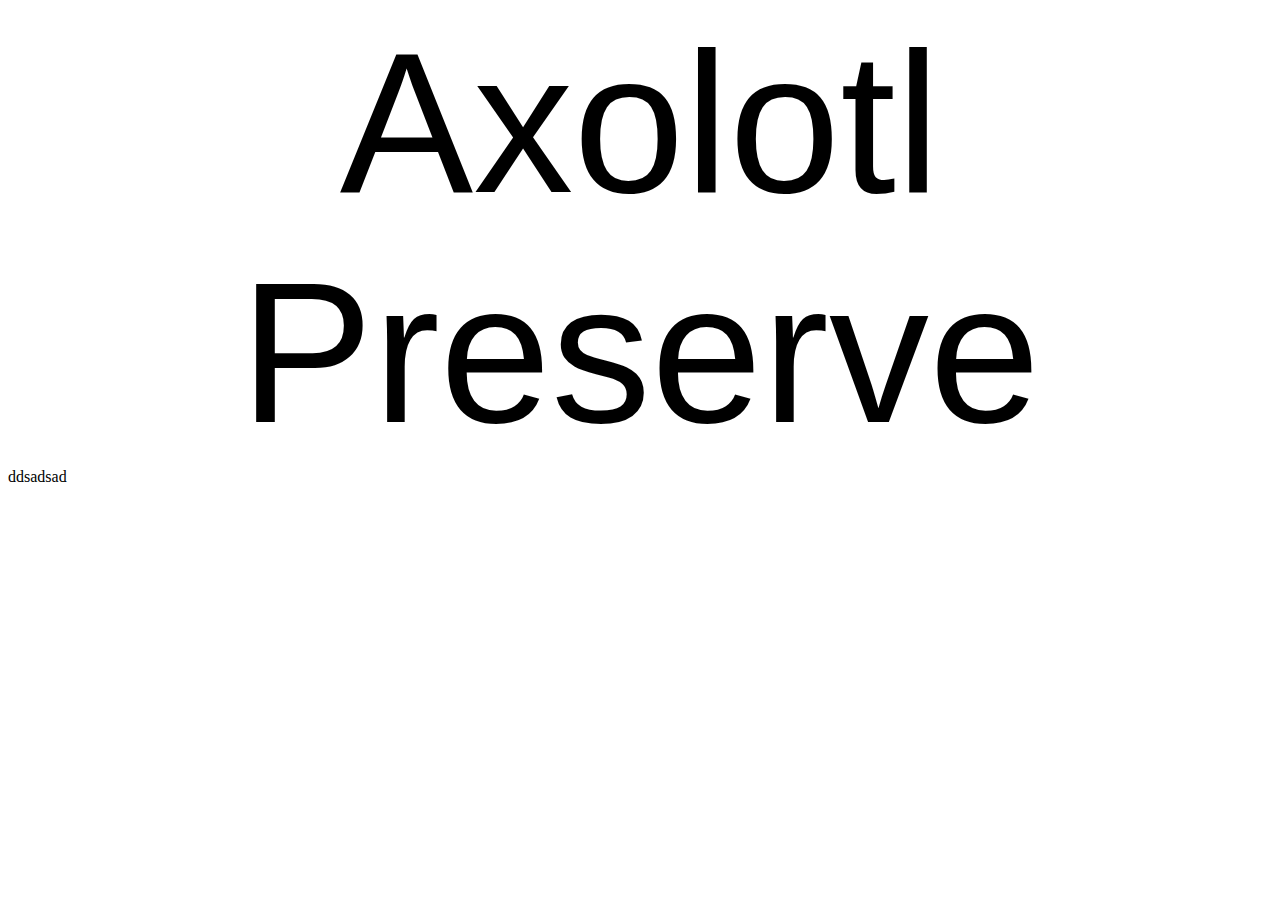
<file: HTML/index.html>
<!DOCTYPE html>
<html lang="en">
<head>
    <meta charset="UTF-8">
    <meta name="viewport" content="width=device-width, initial-scale=1.0">
    <link rel="stylesheet" href="/CSS/index.css">
    <title>AP</title>
    <header>Axolotl Preserve</header>
</head>
<body>
    ddsadsad
</body>
</html>
</file>
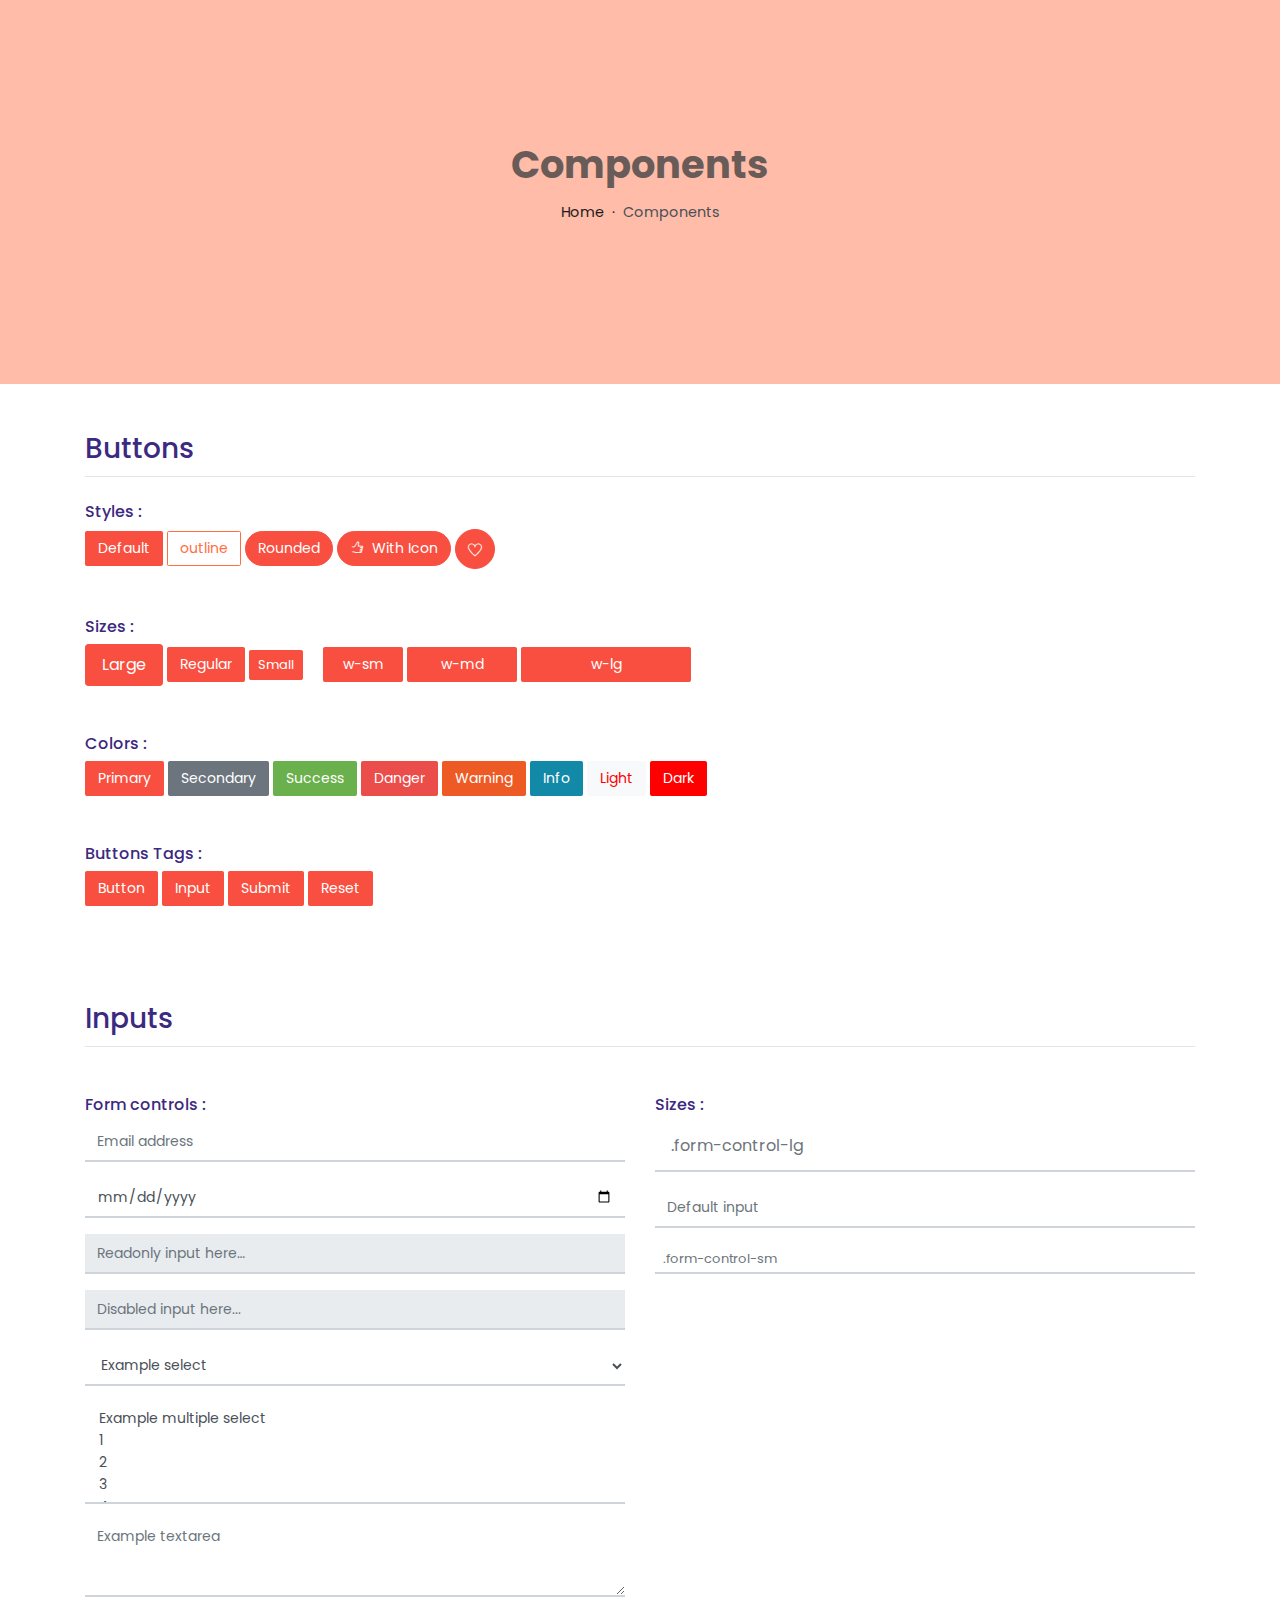
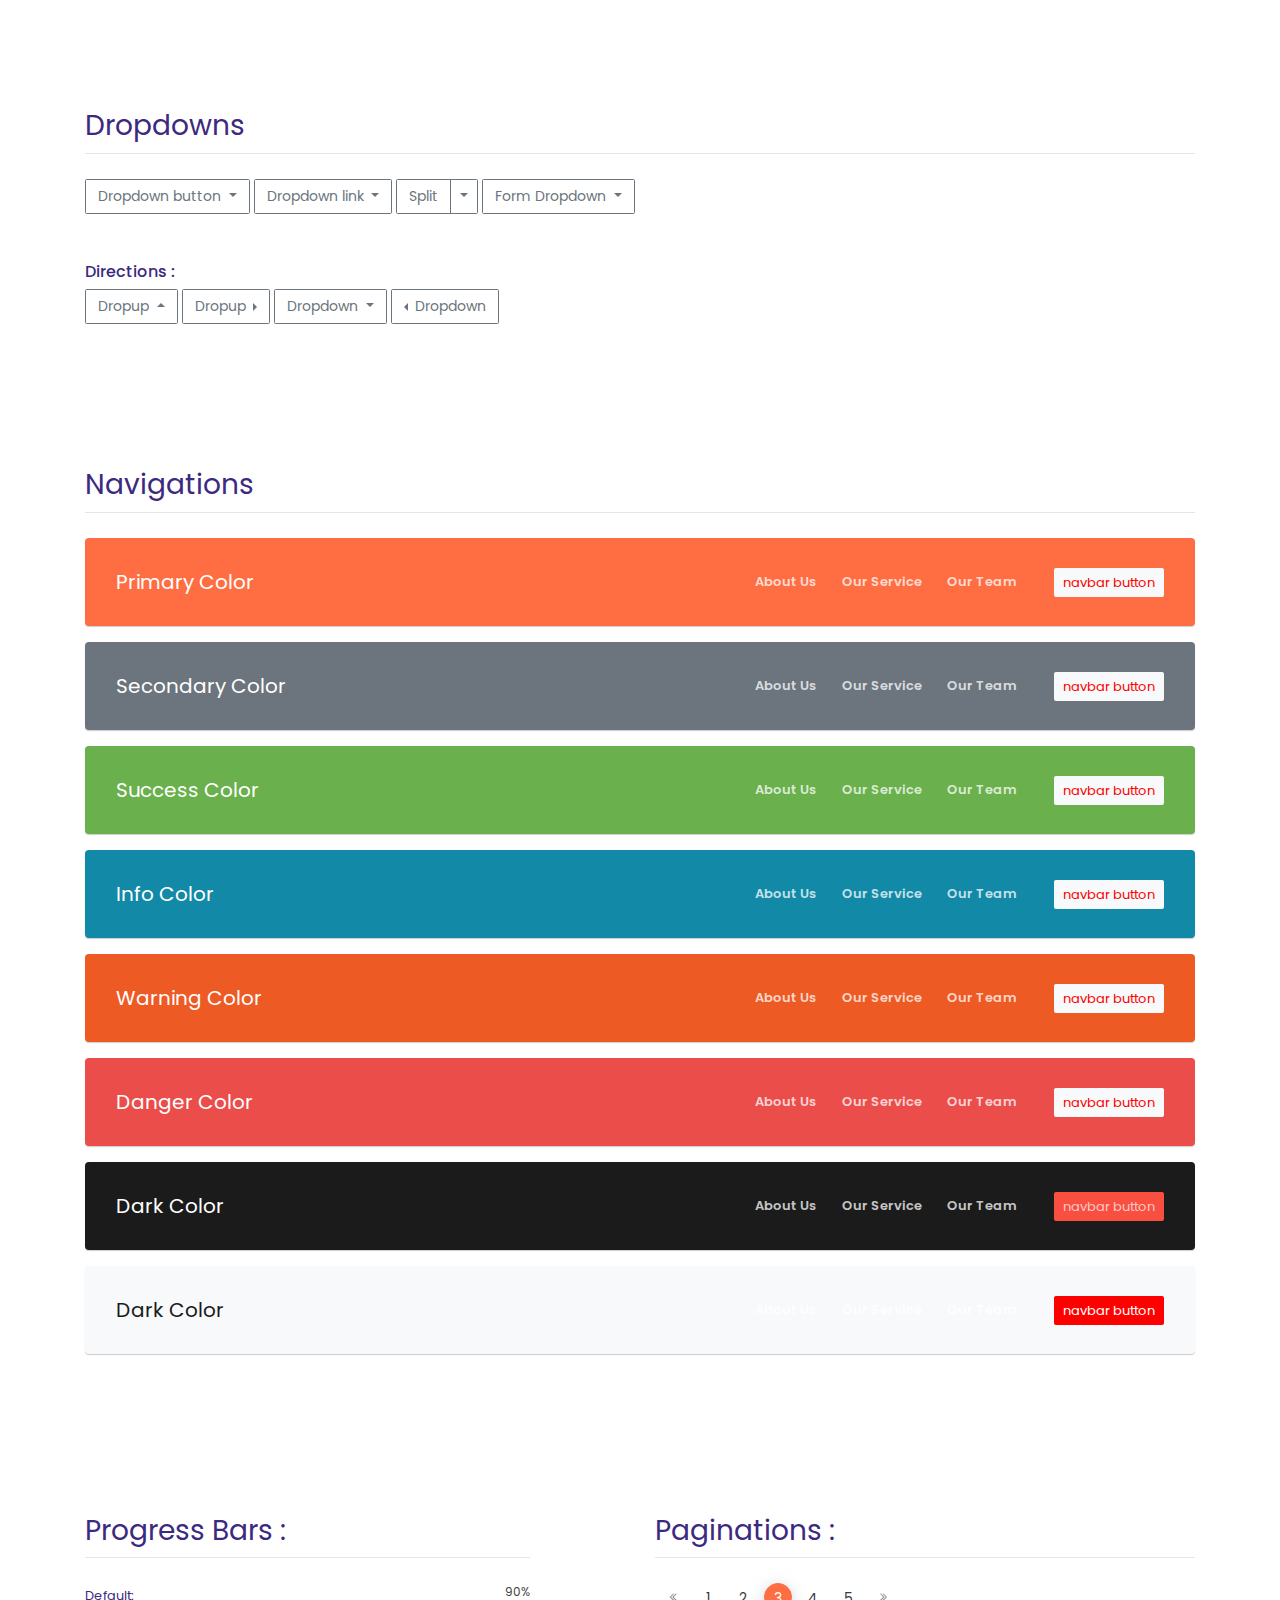
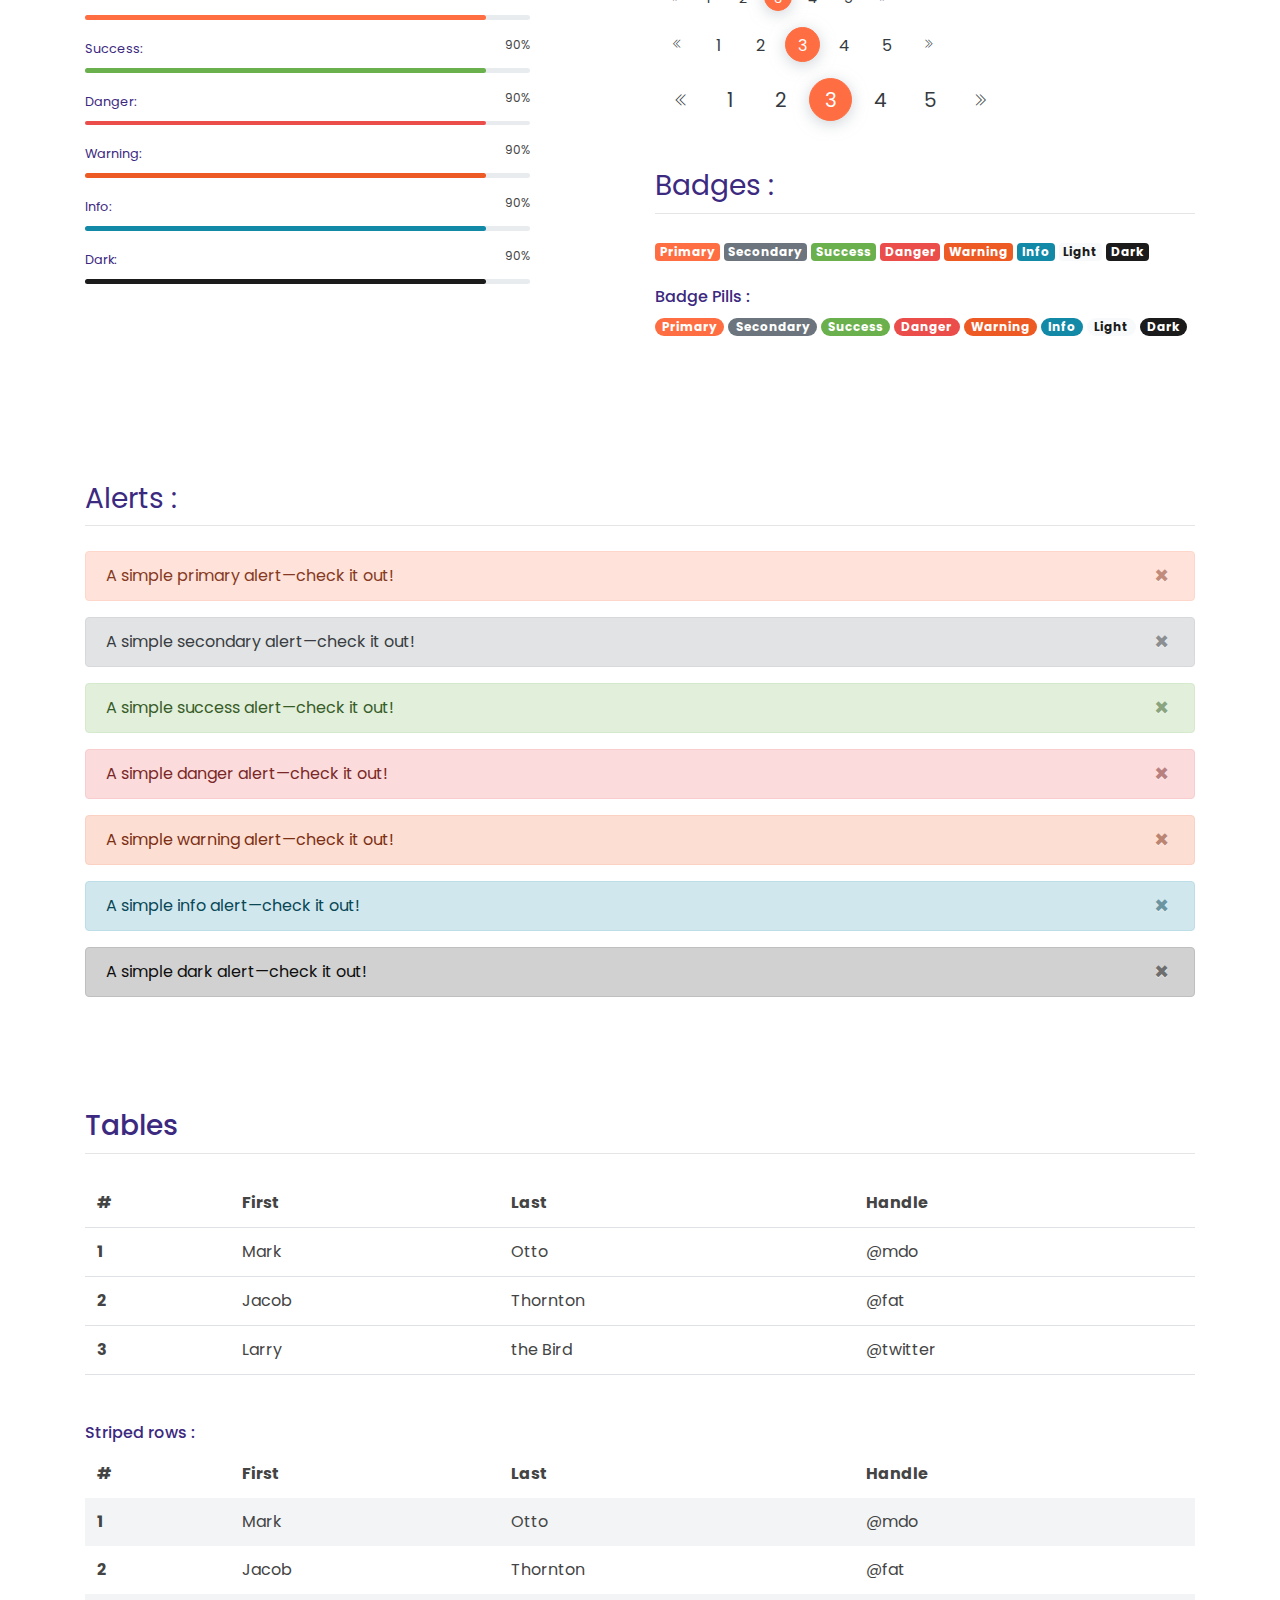
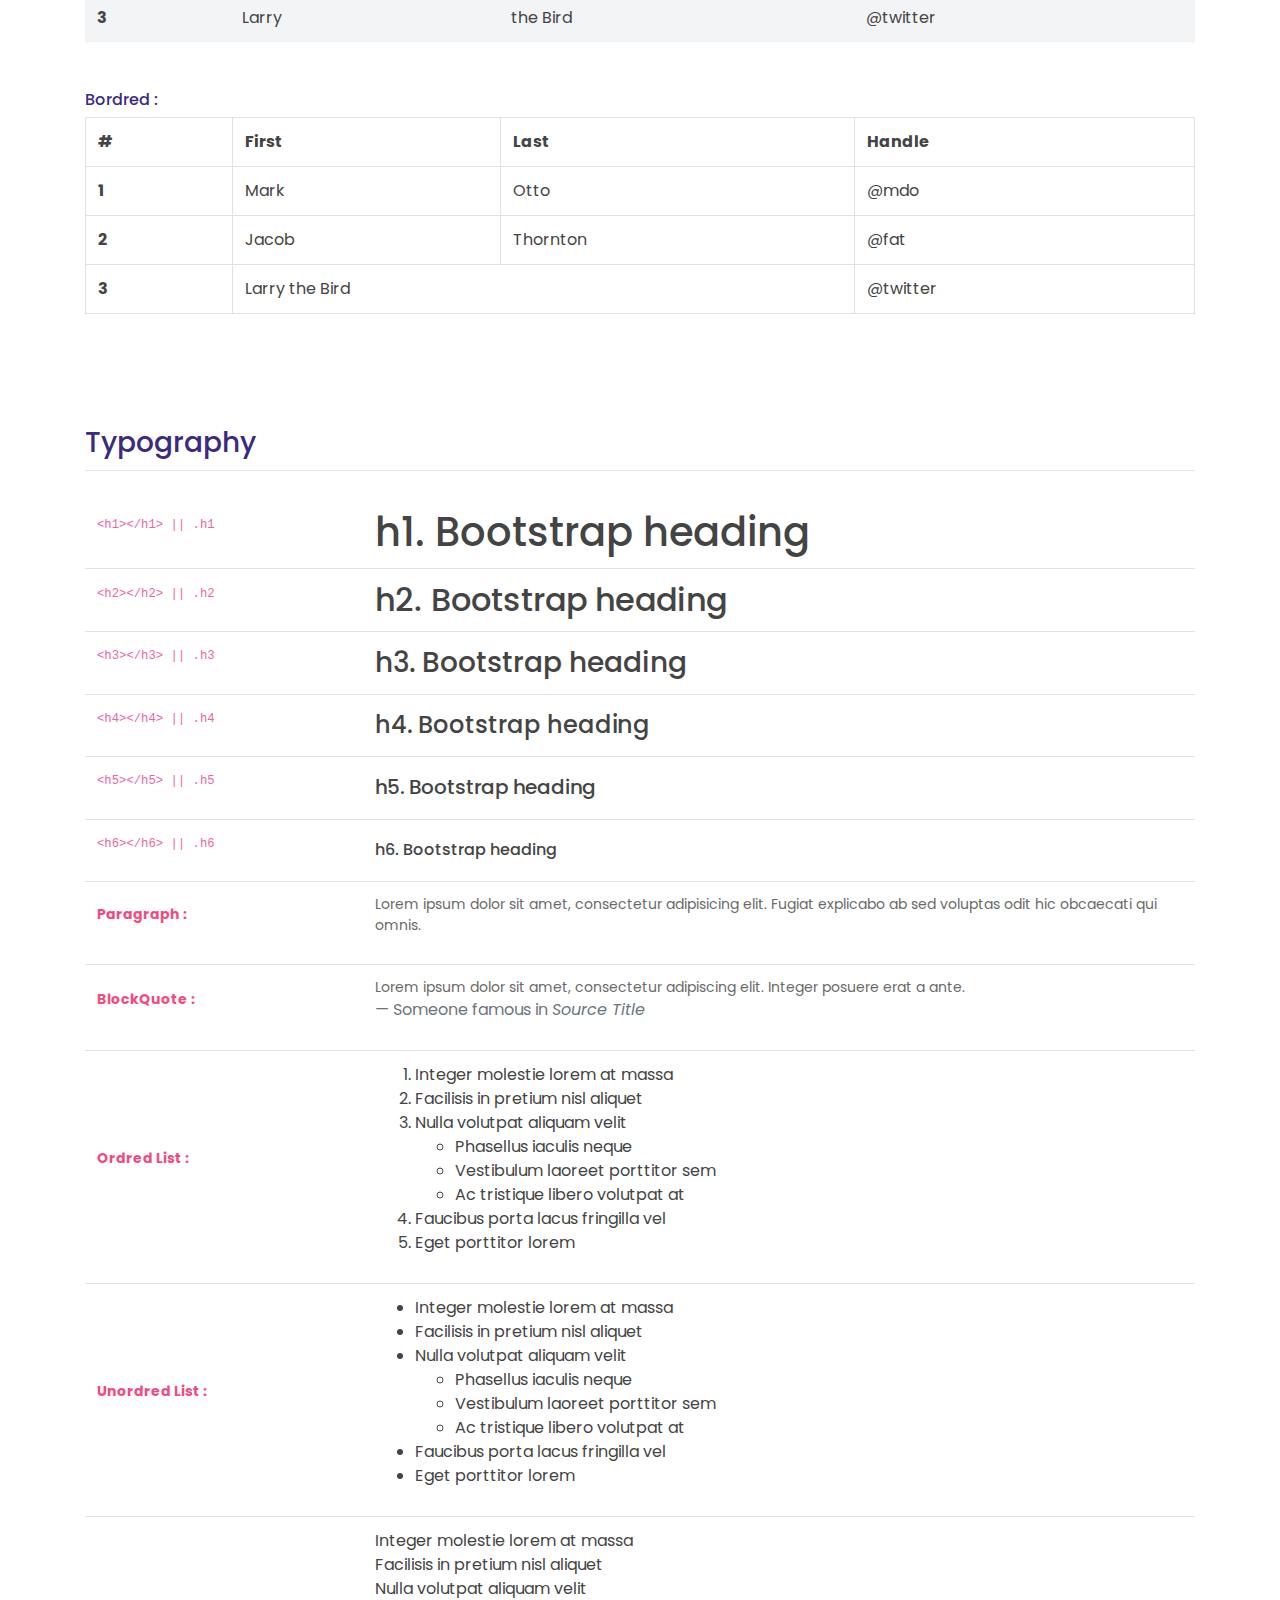
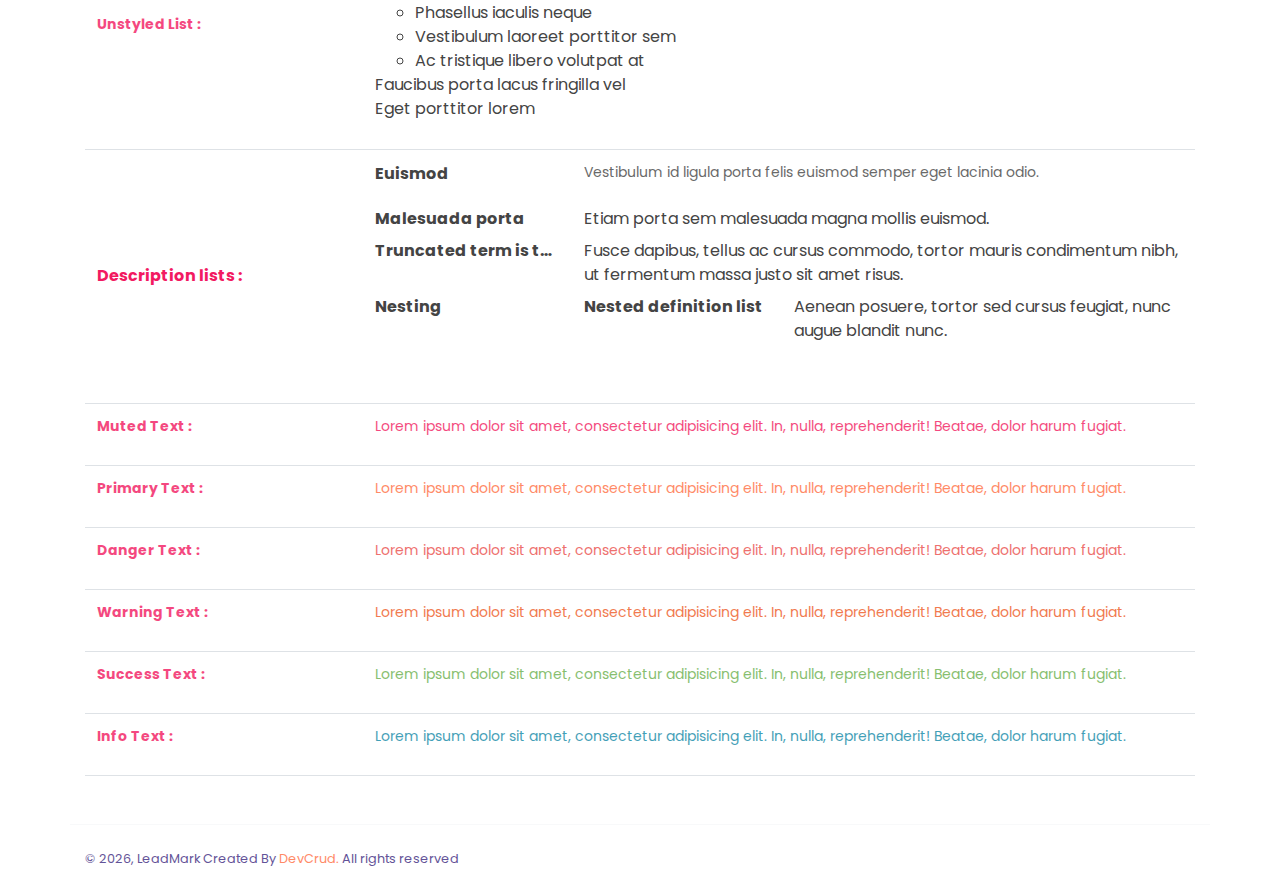
<file: public_html/components.html>
<!DOCTYPE html>
<html lang="en">
<head>
   <meta charset="utf-8">
    <meta name="viewport" content="width=device-width, initial-scale=1, shrink-to-fit=no">
    <meta name="description" content="Start your development with LeadMark landing page.">
    <meta name="author" content="Devcrud">
    <title>LeadMark Landing page | Components</title>
   <!-- font icons -->
   <link rel="stylesheet" href="assets/vendors/themify-icons/css/themify-icons.css">
   <!-- Bootstrap + Steller  -->
   <link rel="stylesheet" href="assets/css/leadmark.css">
</head>
<body>

   <!-- Page Header -->
   <header class="header header-mini"> 
      <div class="header-title">Components</div> 
      <nav aria-label="breadcrumb">
         <ol class="breadcrumb">
            <li class="breadcrumb-item"><a href="/">Home</a></li>
            <li class="breadcrumb-item active" aria-current="page">Components</li>
         </ol>
      </nav>
   </header> <!-- End Of Page Header -->

   <!-- main content -->
   <div class="container">

      <!-- Buttons -->
      <h3 class="mt-5">Buttons</h3>
      <hr>
      <h6 class="section-secondary-title">Styles :</h6>
      <button class="btn btn-primary">Default</button>
      <button class="btn btn-outline-primary">outline</button>
      <button class="btn btn-primary rounded">Rounded</button>
      <button class="btn btn-primary rounded"><i class="ti-thumb-up pr-1"></i> With Icon</button>
      <button class="btn btn-primary circle"><i class="ti-heart"></i></button>

      <h6 class="section-secondary-title mt-5">Sizes :</h6>
      <button class="btn btn-primary btn-lg">Large</button>
      <button class="btn btn-primary ">Regular</button>
      <button class="btn btn-primary btn-sm">Small</button>
      <button class="btn btn-primary w-sm ml-3">w-sm</button>
      <button class="btn btn-primary w-md">w-md</button>
      <button class="btn btn-primary w-lg">w-lg</button>

      <h6 class="section-secondary-title mt-5">Colors :</h6>          
      <button type="button" class="btn btn-primary">Primary</button>
      <button type="button" class="btn btn-secondary">Secondary</button>
      <button type="button" class="btn btn-success">Success</button>
      <button type="button" class="btn btn-danger">Danger</button>
      <button type="button" class="btn btn-warning">Warning</button>
      <button type="button" class="btn btn-info">Info</button>
      <button type="button" class="btn btn-light">Light</button>
      <button type="button" class="btn btn-dark">Dark</button>

      <h6 class="section-secondary-title mt-5">Buttons Tags :</h6>
      <button class="btn btn-primary" type="submit">Button</button>
      <input class="btn btn-primary" type="button" value="Input">
      <input class="btn btn-primary" type="submit" value="Submit">
      <input class="btn btn-primary" type="reset" value="Reset">
      
      <!-- devider -->
      <div class="py-5"></div>

      <!-- Inputs -->
      <h3>Inputs</h3>
      <hr>
      <div class="row mt-5">
         <div class="col-md-6">
            <h6 class="section-secondary-title">Form controls :</h6>        
            <div class="form-group">
               <input type="email" class="form-control" id="exampleFormControlInput1" placeholder="Email address">
            </div>
            <div class="form-group">
               <input type="date" class="form-control" id="exampleFormControlInput1" placeholder="Date">
            </div>
            <div class="form-group">
               <input class="form-control" type="text" placeholder="Readonly input here…" readonly>
            </div>
            <div class="form-group">
               <input class="form-control" id="disabledInput" type="text" placeholder="Disabled input here..." disabled>
            </div>
            <div class="form-group">
               <select class="form-control" id="exampleFormControlSelect1">
                  <option>Example select</option>
                  <option>1</option>
                  <option>2</option>
                  <option>3</option>
                  <option>4</option>
                  <option>5</option>
               </select>
            </div>
            <div class="form-group">
               <select multiple class="form-control" id="exampleFormControlSelect2">
                  <option>Example multiple select</option>
                  <option>1</option>
                  <option>2</option>
                  <option>3</option>
                  <option>4</option>
                  <option>5</option>
               </select>
            </div>
            <div class="form-group">
               <textarea class="form-control" id="exampleFormControlTextarea1" rows="3" placeholder="Example textarea"></textarea>
            </div>
         </div>
         <div class="col-md-6">
            <h6 class="section-secondary-title">Sizes :</h6>    
            <div class="form-group">
               <input class="form-control form-control-lg" type="text" placeholder=".form-control-lg">             
            </div>
            <div class="form-group">
               <input class="form-control" type="text" placeholder="Default input">
            </div>
            <div class="form-group">
               <input class="form-control form-control-sm" type="text" placeholder=".form-control-sm"> 
            </div>
         </div>
      </div> <!-- end of inputs -->   

      <!-- devider -->
      <div class="py-5"></div>             

      <!-- Dropdowns -->
      <h3 class="components-section-title font-weight-normal">Dropdowns</h3>
      <hr>
      <div class="dropdown d-inline-block">
         <button class="btn btn-outline-secondary dropdown-toggle" type="button" id="dropdownMenuButton" data-toggle="dropdown" aria-haspopup="true" aria-expanded="false">
         Dropdown button
         </button>
         <div class="dropdown-menu" aria-labelledby="dropdownMenuButton">
         <a class="dropdown-item" href="#">Action</a>
         <a class="dropdown-item" href="#">Another action</a>
         <a class="dropdown-item" href="#">Something else here</a>
         </div>
      </div>
      <div class="dropdown d-inline-block">
         <a class="btn btn-outline-secondary dropdown-toggle" href="#" role="button" id="dropdownMenuLink" data-toggle="dropdown" aria-haspopup="true" aria-expanded="false">
            Dropdown link
         </a>
         <div class="dropdown-menu" aria-labelledby="dropdownMenuLink">
            <a class="dropdown-item" href="#">Action</a>
            <a class="dropdown-item" href="#">Another action</a>
            <a class="dropdown-item" href="#">Something else here</a>
         </div>
      </div>
      <div class="btn-group">
         <button type="button" class="btn btn-outline-secondary">Split</button>
         <button type="button" class="btn btn-outline-secondary dropdown-toggle dropdown-toggle-split" data-toggle="dropdown" aria-haspopup="true" aria-expanded="false">
         <span class="sr-only">Toggle Dropdown</span>
         </button>
         <div class="dropdown-menu">
            <a class="dropdown-item" href="#">Action</a>
            <a class="dropdown-item" href="#">Another action</a>
            <a class="dropdown-item" href="#">Something else here</a>
            <div class="dropdown-divider"></div>
            <a class="dropdown-item" href="#">Separated link</a>
         </div>
      </div>
      <div class="btn-group">
         <button class="btn btn-outline-secondary dropdown-toggle" type="button" id="dropdownMenuButton" data-toggle="dropdown" aria-haspopup="true" aria-expanded="false">
            Form Dropdown
         </button>
         <div class="dropdown-menu form">
            <form class="px-4 py-3">
               <div class="form-group">
                  <input type="email" class="form-control" id="exampleDropdownFormEmail1" placeholder="email@example.com">
               </div>
               <div class="form-group">
                  <input type="password" class="form-control" id="exampleDropdownFormPassword1" placeholder="Password">
               </div>
               <div class="form-check mb-3">
                  <input type="checkbox" class="form-check-input" id="dropdownCheck">
                  <label class="form-check-label" for="dropdownCheck">
                     Remember me
                  </label>
               </div>
               <button type="submit" class="btn btn-primary btn-block">Sign in</button>
            </form>
            <div class="dropdown-divider"></div>
            <a class="dropdown-item" href="#"><small>New around here? Sign up</small></a>
            <a class="dropdown-item" href="#"><small>Forgot password?</small></a>
         </div>
      </div>       
      <h6 class="section-secondary-title mt-5">Directions :</h6>  
      <div class="btn-group dropup">
         <button type="button" class="btn btn-outline-secondary dropdown-toggle" data-toggle="dropdown" aria-haspopup="true" aria-expanded="false">
            Dropup
         </button>
         <div class="dropdown-menu">
            <a class="dropdown-item" href="#">Action</a>
            <a class="dropdown-item" href="#">Another action</a>
            <a class="dropdown-item" href="#">Something else here</a>
            <div class="dropdown-divider"></div>
            <a class="dropdown-item" href="#">Separated link</a>
         </div>
      </div>
      <div class="btn-group dropright">
         <button type="button" class="btn btn-outline-secondary dropdown-toggle" data-toggle="dropdown" aria-haspopup="true" aria-expanded="false">
            Dropup
         </button>
         <div class="dropdown-menu">
            <a class="dropdown-item" href="#">Action</a>
            <a class="dropdown-item" href="#">Another action</a>
            <a class="dropdown-item" href="#">Something else here</a>
            <div class="dropdown-divider"></div>
            <a class="dropdown-item" href="#">Separated link</a>
         </div>
      </div>
      <div class="btn-group">
         <button type="button" class="btn btn-outline-secondary dropdown-toggle" data-toggle="dropdown" aria-haspopup="true" aria-expanded="false">
            Dropdown
         </button>
         <div class="dropdown-menu">
            <a class="dropdown-item" href="#">Action</a>
            <a class="dropdown-item" href="#">Another action</a>
            <a class="dropdown-item" href="#">Something else here</a>
            <div class="dropdown-divider"></div>
            <a class="dropdown-item" href="#">Separated link</a>
         </div>
      </div>
      <div class="btn-group dropleft">
         <button type="button" class="btn btn-outline-secondary dropdown-toggle" data-toggle="dropdown" aria-haspopup="true" aria-expanded="false">
            Dropdown
         </button>
         <div class="dropdown-menu">
            <a class="dropdown-item" href="#">Action</a>
            <a class="dropdown-item" href="#">Another action</a>
            <a class="dropdown-item" href="#">Something else here</a>
            <div class="dropdown-divider"></div>
            <a class="dropdown-item" href="#">Separated link</a>
         </div>
      </div> <!-- end of Dropdowns -->  

      <!-- devider -->
      <div class="py-5"></div>   

      <!-- navbars -->
      <h3 class="components-section-title font-weight-normal mt-5">Navigations</h3>
      <hr>
      <nav class="navbar navbar-expand-sm navbar-dark bg-primary rounded shadow mb-3">
         <div class="container">
            <a class="navbar-brand" href="#">Primary Color</a>
            <button class="navbar-toggler ml-auto" type="button" data-toggle="collapse" data-target="#navbarSupportedContent" aria-controls="navbarSupportedContent" aria-expanded="false" aria-label="Toggle navigation">
            <span class="navbar-toggler-icon"></span>
            </button>
            <div class="collapse navbar-collapse" id="navbarSupportedContent">
               <ul class="navbar-nav ml-auto"> 
                  <li class="nav-item">
                     <a class="nav-link" href="#about">About Us</a>
                  </li>
                  <li class="nav-item">
                     <a class="nav-link" href="#service">Our Service</a>
                  </li>
                  <li class="nav-item">
                     <a class="nav-link" href="#team">Our Team</a>
                  </li>
                  <li class="nav-item">
                     <a href="#book-table" class="ml-4 mt-1 btn btn-light btn-sm">navbar button</a>
                  </li>
               </ul>                       
            </div>
         </div>
      </nav>
      <nav class="navbar navbar-expand-sm navbar-dark bg-secondary rounded shadow mb-3">
         <div class="container">
            <a class="navbar-brand" href="#">Secondary Color</a>
            <button class="navbar-toggler ml-auto" type="button" data-toggle="collapse" data-target="#navbarSupportedContent" aria-controls="navbarSupportedContent" aria-expanded="false" aria-label="Toggle navigation">
            <span class="navbar-toggler-icon"></span>
            </button>
            <div class="collapse navbar-collapse" id="navbarSupportedContent">
               <ul class="navbar-nav ml-auto"> 
                  <li class="nav-item">
                     <a class="nav-link" href="#about">About Us</a>
                  </li>
                  <li class="nav-item">
                     <a class="nav-link" href="#service">Our Service</a>
                  </li>
                  <li class="nav-item">
                     <a class="nav-link" href="#team">Our Team</a>
                  </li>
                  <li class="nav-item">
                     <a href="#book-table" class="ml-4 mt-1 btn btn-light btn-sm">navbar button</a>
                  </li>
               </ul>                       
            </div>
         </div>
      </nav>
      <nav class="navbar navbar-expand-sm navbar-dark bg-success rounded shadow mb-3">
         <div class="container">
            <a class="navbar-brand" href="#">Success Color</a>
            <button class="navbar-toggler ml-auto" type="button" data-toggle="collapse" data-target="#navbarSupportedContent" aria-controls="navbarSupportedContent" aria-expanded="false" aria-label="Toggle navigation">
            <span class="navbar-toggler-icon"></span>
            </button>
            <div class="collapse navbar-collapse" id="navbarSupportedContent">
               <ul class="navbar-nav ml-auto"> 
                  <li class="nav-item">
                     <a class="nav-link" href="#about">About Us</a>
                  </li>
                  <li class="nav-item">
                     <a class="nav-link" href="#service">Our Service</a>
                  </li>
                  <li class="nav-item">
                     <a class="nav-link" href="#team">Our Team</a>
                  </li>
                  <li class="nav-item">
                     <a href="#book-table" class="ml-4 mt-1 btn btn-light btn-sm">navbar button</a>
                  </li>
               </ul>                       
            </div>
         </div>
      </nav>
      <nav class="navbar navbar-expand-sm navbar-dark bg-info rounded shadow mb-3">
         <div class="container">
            <a class="navbar-brand" href="#">Info Color</a>
            <button class="navbar-toggler ml-auto" type="button" data-toggle="collapse" data-target="#navbarSupportedContent" aria-controls="navbarSupportedContent" aria-expanded="false" aria-label="Toggle navigation">
            <span class="navbar-toggler-icon"></span>
            </button>
            <div class="collapse navbar-collapse" id="navbarSupportedContent">
               <ul class="navbar-nav ml-auto"> 
                  <li class="nav-item">
                     <a class="nav-link" href="#about">About Us</a>
                  </li>
                  <li class="nav-item">
                     <a class="nav-link" href="#service">Our Service</a>
                  </li>
                  <li class="nav-item">
                     <a class="nav-link" href="#team">Our Team</a>
                  </li>
                  <li class="nav-item">
                     <a href="#book-table" class="ml-4 mt-1 btn btn-light btn-sm">navbar button</a>
                  </li>
               </ul>                       
            </div>
         </div>
      </nav>
      <nav class="navbar navbar-expand-sm navbar-dark bg-warning rounded shadow mb-3">
         <div class="container">
            <a class="navbar-brand" href="#">Warning Color</a>
            <button class="navbar-toggler ml-auto" type="button" data-toggle="collapse" data-target="#navbarSupportedContent" aria-controls="navbarSupportedContent" aria-expanded="false" aria-label="Toggle navigation">
            <span class="navbar-toggler-icon"></span>
            </button>
            <div class="collapse navbar-collapse" id="navbarSupportedContent">
               <ul class="navbar-nav ml-auto"> 
                  <li class="nav-item">
                     <a class="nav-link" href="#about">About Us</a>
                  </li>
                  <li class="nav-item">
                     <a class="nav-link" href="#service">Our Service</a>
                  </li>
                  <li class="nav-item">
                     <a class="nav-link" href="#team">Our Team</a>
                  </li>
                  <li class="nav-item">
                     <a href="#book-table" class="ml-4 mt-1 btn btn-light btn-sm">navbar button</a>
                  </li>
               </ul>                       
            </div>
         </div>
      </nav>
      <nav class="navbar navbar-expand-sm navbar-dark bg-danger rounded shadow mb-3">
         <div class="container">
            <a class="navbar-brand" href="#">Danger Color</a>
            <button class="navbar-toggler ml-auto" type="button" data-toggle="collapse" data-target="#navbarSupportedContent" aria-controls="navbarSupportedContent" aria-expanded="false" aria-label="Toggle navigation">
            <span class="navbar-toggler-icon"></span>
            </button>
            <div class="collapse navbar-collapse" id="navbarSupportedContent">
               <ul class="navbar-nav ml-auto"> 
                  <li class="nav-item">
                     <a class="nav-link" href="#about">About Us</a>
                  </li>
                  <li class="nav-item">
                     <a class="nav-link" href="#service">Our Service</a>
                  </li>
                  <li class="nav-item">
                     <a class="nav-link" href="#team">Our Team</a>
                  </li>
                  <li class="nav-item">
                     <a href="#book-table" class="ml-4 mt-1 btn btn-light btn-sm">navbar button</a>
                  </li>
               </ul>                       
            </div>
         </div>
      </nav>
      <nav class="navbar navbar-expand-sm navbar-dark bg-dark rounded shadow mb-3">
         <div class="container">
            <a class="navbar-brand" href="#">Dark Color</a>
            <button class="navbar-toggler ml-auto" type="button" data-toggle="collapse" data-target="#navbarSupportedContent" aria-controls="navbarSupportedContent" aria-expanded="false" aria-label="Toggle navigation">
            <span class="navbar-toggler-icon"></span>
            </button>
            <div class="collapse navbar-collapse" id="navbarSupportedContent">
               <ul class="navbar-nav ml-auto"> 
                  <li class="nav-item">
                     <a class="nav-link" href="#about">About Us</a>
                  </li>
                  <li class="nav-item">
                     <a class="nav-link" href="#service">Our Service</a>
                  </li>
                  <li class="nav-item">
                     <a class="nav-link" href="#team">Our Team</a>
                  </li>
                  <li class="nav-item">
                     <a href="#book-table" class="ml-4 mt-1 btn btn-primary btn-sm">navbar button</a>
                  </li>
               </ul>                       
            </div>
         </div>
      </nav>
      <nav class="navbar navbar-expand-sm navbar-light bg-light rounded shadow mb-3">
         <div class="container">
            <a class="navbar-brand" href="#">Dark Color</a>
            <button class="navbar-toggler ml-auto" type="button" data-toggle="collapse" data-target="#navbarSupportedContent" aria-controls="navbarSupportedContent" aria-expanded="false" aria-label="Toggle navigation">
            <span class="navbar-toggler-icon"></span>
            </button>
            <div class="collapse navbar-collapse" id="navbarSupportedContent">
               <ul class="navbar-nav ml-auto"> 
                  <li class="nav-item">
                     <a class="nav-link" href="#about">About Us</a>
                  </li>
                  <li class="nav-item">
                     <a class="nav-link" href="#service">Our Service</a>
                  </li>
                  <li class="nav-item">
                     <a class="nav-link" href="#team">Our Team</a>
                  </li>
                  <li class="nav-item">
                     <a href="#book-table" class="ml-4 mt-1 btn btn-dark btn-sm">navbar button</a>
                  </li>
               </ul>                       
            </div>
         </div>
      </nav>
      <!-- End of navbars -->

      <!-- devider -->
      <div class="py-5"></div>   
      
      <!-- progress bars -->
      <div class="row justify-content-between">
         <div class="col-md-5">
            <h3 class="components-section-title font-weight-normal mt-5">Progress Bars :</h3>
            <hr>
            <small>Default: </small>
            <div class="progress mt-2 mb-3">
               <div class="progress-bar" role="progressbar" style="width: 90%" aria-valuenow="25" aria-valuemin="0" aria-valuemax="100"><span>90%</span></div>
            </div>
            <small>Success:</small>
            <div class="progress mt-2 mb-3">
               <div class="progress-bar bg-success" role="progressbar" style="width: 90%" aria-valuenow="25" aria-valuemin="0" aria-valuemax="100"><span>90%</span></div>
            </div>
            <small>Danger:</small>
            <div class="progress mt-2 mb-3">
               <div class="progress-bar bg-danger" role="progressbar" style="width: 90%" aria-valuenow="25" aria-valuemin="0" aria-valuemax="100"><span>90%</span></div>
            </div>
            <small>Warning:</small>
            <div class="progress mt-2 mb-3">
               <div class="progress-bar bg-warning" role="progressbar" style="width: 90%" aria-valuenow="25" aria-valuemin="0" aria-valuemax="100"><span>90%</span></div>
            </div>
            <small>Info:</small>
            <div class="progress mt-2 mb-3">
               <div class="progress-bar bg-info" role="progressbar" style="width: 90%" aria-valuenow="25" aria-valuemin="0" aria-valuemax="100"><span>90%</span></div>
            </div>
            <small>Dark:</small>
            <div class="progress mt-2 mb-3">
               <div class="progress-bar bg-dark" role="progressbar" style="width: 90%" aria-valuenow="25" aria-valuemin="0" aria-valuemax="100"><span>90%</span></div>
            </div>
         </div>
         <div class="col-md-6">
            <h3 class="components-section-title font-weight-normal mt-5">Paginations :</h3>
            <hr>
            <nav aria-label="Page navigation example">
               <ul class="pagination pagination-sm">
                  <li class="page-item"><a class="page-link" href="#"><i class="ti-angle-double-left"></i></a></li>
                  <li class="page-item"><a class="page-link" href="#">1</a></li>
                  <li class="page-item"><a class="page-link" href="#">2</a></li>
                  <li class="page-item active"><a class="page-link" href="#">3</a></li>
                  <li class="page-item"><a class="page-link" href="#">4</a></li>
                  <li class="page-item"><a class="page-link" href="#">5</a></li>
                  <li class="page-item"><a class="page-link" href="#"><i class="ti-angle-double-right"></i></a></li>
               </ul>
            </nav>
            <nav aria-label="Page navigation example">
               <ul class="pagination">
               <li class="page-item"><a class="page-link" href="#"><i class="ti-angle-double-left"></i></a></li>
                  <li class="page-item"><a class="page-link" href="#">1</a></li>
                  <li class="page-item"><a class="page-link" href="#">2</a></li>
                  <li class="page-item active"><a class="page-link" href="#">3</a></li>
                  <li class="page-item"><a class="page-link" href="#">4</a></li>
                  <li class="page-item"><a class="page-link" href="#">5</a></li>
                  <li class="page-item"><a class="page-link" href="#"><i class="ti-angle-double-right"></i></a></li>
               </ul>
            </nav>
            <nav aria-label="Page navigation example">
               <ul class="pagination pagination-lg">
                  <li class="page-item"><a class="page-link" href="#"><i class="ti-angle-double-left"></i></a></li>
                  <li class="page-item"><a class="page-link" href="#">1</a></li>
                  <li class="page-item"><a class="page-link" href="#">2</a></li>
                  <li class="page-item active"><a class="page-link" href="#">3</a></li>
                  <li class="page-item"><a class="page-link" href="#">4</a></li>
                  <li class="page-item"><a class="page-link" href="#">5</a></li>
                  <li class="page-item"><a class="page-link" href="#"><i class="ti-angle-double-right"></i></a></li>
               </ul>
            </nav>

            <!-- Badges -->
            <h3 class="components-section-title font-weight-normal mt-5">Badges :</h3>
            <hr>
            <span class="badge badge-primary">Primary</span>
            <span class="badge badge-secondary">Secondary</span>
            <span class="badge badge-success">Success</span>
            <span class="badge badge-danger">Danger</span>
            <span class="badge badge-warning">Warning</span>
            <span class="badge badge-info">Info</span>
            <span class="badge badge-light">Light</span>
            <span class="badge badge-dark">Dark</span>
            <h6 class="section-secondary-title mt-4 mb-2">Badge Pills :</h6>
            <span class="badge badge-pill badge-primary">Primary</span>
            <span class="badge badge-pill badge-secondary">Secondary</span>
            <span class="badge badge-pill badge-success">Success</span>
            <span class="badge badge-pill badge-danger">Danger</span>
            <span class="badge badge-pill badge-warning">Warning</span>
            <span class="badge badge-pill badge-info">Info</span>
            <span class="badge badge-pill badge-light">Light</span>
            <span class="badge badge-pill badge-dark">Dark</span>
         </div>
      </div> <!-- End of Progress bars -->

      <!-- devider -->
      <div class="py-5"></div>  

      <!-- Alerts -->
      <h3 class="components-section-title font-weight-normal mt-5">Alerts :</h3>
      <hr>
      <div class="alert alert-primary alert-dismissible fade show" role="alert">
         A simple primary alert—check it out!
         <button type="button" class="close" data-dismiss="alert" aria-label="Close">
            <span aria-hidden="true">&times;</span>
         </button>
      </div>
      <div class="alert alert-secondary alert-dismissible fade show" role="alert">
         A simple secondary alert—check it out!
         <button type="button" class="close" data-dismiss="alert" aria-label="Close">
            <span aria-hidden="true">&times;</span>
         </button>
      </div>
      <div class="alert alert-success alert-dismissible fade show" role="alert">
         A simple success alert—check it out!
         <button type="button" class="close" data-dismiss="alert" aria-label="Close">
            <span aria-hidden="true">&times;</span>
         </button>
      </div>
      <div class="alert alert-danger alert-dismissible fade show" role="alert">
         A simple danger alert—check it out!
         <button type="button" class="close" data-dismiss="alert" aria-label="Close">
            <span aria-hidden="true">&times;</span>
         </button>
      </div>
      <div class="alert alert-warning alert-dismissible fade show" role="alert">
         A simple warning alert—check it out!
         <button type="button" class="close" data-dismiss="alert" aria-label="Close">
            <span aria-hidden="true">&times;</span>
         </button>
      </div>
      <div class="alert alert-info alert-dismissible fade show" role="alert">
         A simple info alert—check it out!
         <button type="button" class="close" data-dismiss="alert" aria-label="Close">
            <span aria-hidden="true">&times;</span>
         </button>
      </div>
      <div class="alert alert-dark alert-dismissible fade show" role="alert">
         A simple dark alert—check it out!
         <button type="button" class="close" data-dismiss="alert" aria-label="Close">
            <span aria-hidden="true">&times;</span>
         </button>
      </div>
      <!-- end of alerts -->

      <!-- devider -->
      <div class="py-5"></div> 
   
      <!-- tables -->
      <h3 class="components-section-title">Tables</h3>
      <hr>
      <table class="table">
         <thead>
            <tr>
               <th scope="col">#</th>
               <th scope="col">First</th>
               <th scope="col">Last</th>
               <th scope="col">Handle</th>
            </tr>
         </thead>
         <tbody>
            <tr>
               <th scope="row">1</th>
               <td>Mark</td>
               <td>Otto</td>
               <td>@mdo</td>
            </tr>
            <tr>
               <th scope="row">2</th>
               <td>Jacob</td>
               <td>Thornton</td>
               <td>@fat</td>
            </tr>
            <tr>
               <th scope="row">3</th>
               <td>Larry</td>
               <td>the Bird</td>
               <td>@twitter</td>
            </tr>
         </tbody>
      </table>

      <h6 class="section-secondary-title mt-5">Striped rows :</h6>
      <table class="table table-striped">
         <thead>
            <tr>
               <th scope="col">#</th>
               <th scope="col">First</th>
               <th scope="col">Last</th>
               <th scope="col">Handle</th>
            </tr>
         </thead>
         <tbody>
            <tr>
               <th scope="row">1</th>
               <td>Mark</td>
               <td>Otto</td>
               <td>@mdo</td>
            </tr>
            <tr>
               <th scope="row">2</th>
               <td>Jacob</td>
               <td>Thornton</td>
               <td>@fat</td>
            </tr>
            <tr>
               <th scope="row">3</th>
               <td>Larry</td>
               <td>the Bird</td>
               <td>@twitter</td>
            </tr>
         </tbody>
      </table>

      <h6 class="section-secondary-title mt-5">Bordred :</h6>
      <table class="table table-bordered">
         <thead>
            <tr>
               <th scope="col">#</th>
               <th scope="col">First</th>
               <th scope="col">Last</th>
               <th scope="col">Handle</th>
            </tr>
         </thead>
         <tbody>
            <tr>
               <th scope="row">1</th>
               <td>Mark</td>
               <td>Otto</td>
               <td>@mdo</td>
            </tr>
            <tr>
               <th scope="row">2</th>
               <td>Jacob</td>
               <td>Thornton</td>
               <td>@fat</td>
            </tr>
            <tr>
               <th scope="row">3</th>
               <td colspan="2">Larry the Bird</td>
               <td>@twitter</td>
            </tr>
         </tbody>
      </table>
      <!-- end of tables -->

      <!-- devider -->
      <div class="py-5"></div> 

      <!-- typography -->
      <h3 class="components-section-title">Typography</h3>
      <hr>
      <table class="table table-borderless v-align-center">
         <tbody>
            <tr>
               <td>
                  <p><code class="highlighter-rouge">&lt;h1&gt;&lt;/h1&gt; || .h1</code></p>
               </td>
               <td class="w-75"><span class="h1">h1. Bootstrap heading</span></td>
            </tr>
            <tr>
               <td>
                  <p><code class="highlighter-rouge">&lt;h2&gt;&lt;/h2&gt; || .h2</code></p>
               </td>
               <td><span class="h2">h2. Bootstrap heading</span></td>
            </tr>
            <tr>
               <td>
                  <p><code class="highlighter-rouge">&lt;h3&gt;&lt;/h3&gt; || .h3</code></p>
               </td>
               <td><span class="h3">h3. Bootstrap heading</span></td>
            </tr>
            <tr>
               <td>
                  <p><code class="highlighter-rouge">&lt;h4&gt;&lt;/h4&gt; || .h4</code></p>
               </td>
               <td><span class="h4">h4. Bootstrap heading</span></td>
            </tr>
            <tr>
               <td>
                  <p><code class="highlighter-rouge">&lt;h5&gt;&lt;/h5&gt; || .h5</code></p>
               </td>
               <td><span class="h5">h5. Bootstrap heading</span></td>
            </tr>
            <tr>
               <td>
                  <p><code class="highlighter-rouge">&lt;h6&gt;&lt;/h6&gt; || .h6</code></p>
               </td>
               <td><span class="h6">h6. Bootstrap heading</span></td>
            </tr>
            <tr>
               <td>
                  <p class="font-weight-bold text-muted">Paragraph :</p>
               </td>
               <td><p>Lorem ipsum dolor sit amet, consectetur adipisicing elit. Fugiat explicabo ab sed voluptas odit hic obcaecati qui omnis.</p></td>
            </tr>
            <tr>
               <td>
                  <p class="font-weight-bold text-muted">BlockQuote :</p>
               </td>
               <td>
                  <blockquote class="blockquote">
                     <p class="mb-0">Lorem ipsum dolor sit amet, consectetur adipiscing elit. Integer posuere erat a ante.</p>
                     <footer class="blockquote-footer">Someone famous in <cite title="Source Title">Source Title</cite></footer>
                  </blockquote>
               </td>
            </tr>

            <tr>
               <td><p class="font-weight-bold text-muted">Ordred List :</p></td>
               <td>
                  <ol>
                     <li>Integer molestie lorem at massa</li>
                     <li>Facilisis in pretium nisl aliquet</li>
                     <li>Nulla volutpat aliquam velit
                        <ul>
                           <li>Phasellus iaculis neque</li>
                           <li>Vestibulum laoreet porttitor sem</li>
                           <li>Ac tristique libero volutpat at</li>
                        </ul>
                     </li>
                     <li>Faucibus porta lacus fringilla vel</li>
                     <li>Eget porttitor lorem</li>
                  </ol>
               </td>
            </tr>
            <tr>
               <td><p class="font-weight-bold text-muted">Unordred List :</p></td>
               <td>
                  <ul >
                     <li>Integer molestie lorem at massa</li>
                     <li>Facilisis in pretium nisl aliquet</li>
                     <li>Nulla volutpat aliquam velit
                        <ul>
                           <li>Phasellus iaculis neque</li>
                           <li>Vestibulum laoreet porttitor sem</li>
                           <li>Ac tristique libero volutpat at</li>
                        </ul>
                     </li>
                     <li>Faucibus porta lacus fringilla vel</li>
                     <li>Eget porttitor lorem</li>
                  </ul>
               </td>
            </tr>
            <tr>
               <td><p class="font-weight-bold text-muted">Unstyled List :</p></td>
               <td>
                  <ul class="list-unstyled">
                     <li>Integer molestie lorem at massa</li>
                     <li>Facilisis in pretium nisl aliquet</li>
                     <li>Nulla volutpat aliquam velit
                        <ul>
                           <li>Phasellus iaculis neque</li>
                           <li>Vestibulum laoreet porttitor sem</li>
                           <li>Ac tristique libero volutpat at</li>
                        </ul>
                     </li>
                     <li>Faucibus porta lacus fringilla vel</li>
                     <li>Eget porttitor lorem</li>
                  </ul>
               </td>
            </tr>
            <tr>
               <td class="font-weight-bold text-muted">Description lists : </td>
               <td>
                  <dl class="row">
                     <dt class="col-sm-3">Euismod</dt>
                     <dd class="col-sm-9">
                        <p>Vestibulum id ligula porta felis euismod semper eget lacinia odio.</p>
                     </dd>

                     <dt class="col-sm-3">Malesuada porta</dt>
                     <dd class="col-sm-9">Etiam porta sem malesuada magna mollis euismod.</dd>

                     <dt class="col-sm-3 text-truncate">Truncated term is truncated</dt>
                     <dd class="col-sm-9">Fusce dapibus, tellus ac cursus commodo, tortor mauris condimentum nibh, ut fermentum massa justo sit amet risus.</dd>

                     <dt class="col-sm-3">Nesting</dt>
                     <dd class="col-sm-9">
                        <dl class="row">
                           <dt class="col-sm-4">Nested definition list</dt>
                           <dd class="col-sm-8">Aenean posuere, tortor sed cursus feugiat, nunc augue blandit nunc.</dd>
                        </dl>
                     </dd>
                  </dl>
               </td>
            </tr>
            <tr>
               <td>
                  <p class="font-weight-bold text-muted">Muted Text :</p>
               </td>
               <td>
                  <p class="text-muted">Lorem ipsum dolor sit amet, consectetur adipisicing elit. In, nulla, reprehenderit! Beatae, dolor harum fugiat.</p>
               </td>
            </tr>
            <tr>
               <td>
                  <p class="font-weight-bold text-muted">Primary Text :</p>
               </td>
               <td>
                  <p class="text-primary">Lorem ipsum dolor sit amet, consectetur adipisicing elit. In, nulla, reprehenderit! Beatae, dolor harum fugiat.</p>
               </td>
            </tr>
            <tr>
               <td>
                  <p class="font-weight-bold text-muted">Danger Text :</p>
               </td>
               <td>
                  <p class="text-danger">Lorem ipsum dolor sit amet, consectetur adipisicing elit. In, nulla, reprehenderit! Beatae, dolor harum fugiat.</p>
               </td>
            </tr>
            <tr>
               <td>
                  <p class="font-weight-bold text-muted">Warning Text :</p>
               </td>
               <td>
                  <p class="text-warning">Lorem ipsum dolor sit amet, consectetur adipisicing elit. In, nulla, reprehenderit! Beatae, dolor harum fugiat.</p>
               </td>
            </tr>
            <tr>
               <td>
                  <p class="font-weight-bold text-muted">Success Text :</p>
               </td>
               <td>
                  <p class="text-success">Lorem ipsum dolor sit amet, consectetur adipisicing elit. In, nulla, reprehenderit! Beatae, dolor harum fugiat.</p>
               </td>
            </tr>
            <tr>
               <td>
                  <p class="font-weight-bold text-muted">Info Text :</p>
               </td>
               <td>
                  <p class="text-info">Lorem ipsum dolor sit amet, consectetur adipisicing elit. In, nulla, reprehenderit! Beatae, dolor harum fugiat.</p>
               </td>
            </tr>
         </tbody>
      </table>
   </div>
   <!-- end of typography -->

   <!-- Page Footer -->
   <footer class="container mt-5 py-4 border-top border-light">
       <p class="mb-0 small">&copy; <script>document.write(new Date().getFullYear())</script>, LeadMark Created By <a href="https://www.devcrud.com" target="_blank">DevCrud.</a>  All rights reserved </p>     
   </footer>
   <!-- End of Page Footer -->  
   
   <!-- core  -->
   <script src="assets/vendors/jquery/jquery-3.4.1.js"></script>
   <script src="assets/vendors/bootstrap/bootstrap.bundle.js"></script>

</body>
</html>
</file>
<file: CSS/index.css>
header
{
    font-size: 200px;
    text-align: center;
    font-family:Verdana, Geneva, Tahoma, sans-serif
}
</file>
<file: public_html/assets/vendors/themify-icons/css/themify-icons.css>
@font-face {
	font-family: 'themify';
	src:url("../fonts/themify.eot?-fvbane");
	src:url("../fonts/themify.eot?#iefix-fvbane") format("embedded-opentype"),
		url("../fonts/themify.woff?-fvbane") format("woff"),
		url("../fonts/themify.ttf?-fvbane") format("truetype"),
		url("../fonts/themify.svg?-fvbane#themify") format("svg");
	font-weight: normal;
	font-style: normal;
}

[class^="ti-"], [class*=" ti-"] {
	font-family: 'themify';
	speak: none;
	font-style: normal;
	font-weight: normal;
	font-variant: normal;
	text-transform: none;
	line-height: 1;

	/* Better Font Rendering =========== */
	-webkit-font-smoothing: antialiased;
	-moz-osx-font-smoothing: grayscale;
}

.ti-wand:before {
	content: "\e600";
}
.ti-volume:before {
	content: "\e601";
}
.ti-user:before {
	content: "\e602";
}
.ti-unlock:before {
	content: "\e603";
}
.ti-unlink:before {
	content: "\e604";
}
.ti-trash:before {
	content: "\e605";
}
.ti-thought:before {
	content: "\e606";
}
.ti-target:before {
	content: "\e607";
}
.ti-tag:before {
	content: "\e608";
}
.ti-tablet:before {
	content: "\e609";
}
.ti-star:before {
	content: "\e60a";
}
.ti-spray:before {
	content: "\e60b";
}
.ti-signal:before {
	content: "\e60c";
}
.ti-shopping-cart:before {
	content: "\e60d";
}
.ti-shopping-cart-full:before {
	content: "\e60e";
}
.ti-settings:before {
	content: "\e60f";
}
.ti-search:before {
	content: "\e610";
}
.ti-zoom-in:before {
	content: "\e611";
}
.ti-zoom-out:before {
	content: "\e612";
}
.ti-cut:before {
	content: "\e613";
}
.ti-ruler:before {
	content: "\e614";
}
.ti-ruler-pencil:before {
	content: "\e615";
}
.ti-ruler-alt:before {
	content: "\e616";
}
.ti-bookmark:before {
	content: "\e617";
}
.ti-bookmark-alt:before {
	content: "\e618";
}
.ti-reload:before {
	content: "\e619";
}
.ti-plus:before {
	content: "\e61a";
}
.ti-pin:before {
	content: "\e61b";
}
.ti-pencil:before {
	content: "\e61c";
}
.ti-pencil-alt:before {
	content: "\e61d";
}
.ti-paint-roller:before {
	content: "\e61e";
}
.ti-paint-bucket:before {
	content: "\e61f";
}
.ti-na:before {
	content: "\e620";
}
.ti-mobile:before {
	content: "\e621";
}
.ti-minus:before {
	content: "\e622";
}
.ti-medall:before {
	content: "\e623";
}
.ti-medall-alt:before {
	content: "\e624";
}
.ti-marker:before {
	content: "\e625";
}
.ti-marker-alt:before {
	content: "\e626";
}
.ti-arrow-up:before {
	content: "\e627";
}
.ti-arrow-right:before {
	content: "\e628";
}
.ti-arrow-left:before {
	content: "\e629";
}
.ti-arrow-down:before {
	content: "\e62a";
}
.ti-lock:before {
	content: "\e62b";
}
.ti-location-arrow:before {
	content: "\e62c";
}
.ti-link:before {
	content: "\e62d";
}
.ti-layout:before {
	content: "\e62e";
}
.ti-layers:before {
	content: "\e62f";
}
.ti-layers-alt:before {
	content: "\e630";
}
.ti-key:before {
	content: "\e631";
}
.ti-import:before {
	content: "\e632";
}
.ti-image:before {
	content: "\e633";
}
.ti-heart:before {
	content: "\e634";
}
.ti-heart-broken:before {
	content: "\e635";
}
.ti-hand-stop:before {
	content: "\e636";
}
.ti-hand-open:before {
	content: "\e637";
}
.ti-hand-drag:before {
	content: "\e638";
}
.ti-folder:before {
	content: "\e639";
}
.ti-flag:before {
	content: "\e63a";
}
.ti-flag-alt:before {
	content: "\e63b";
}
.ti-flag-alt-2:before {
	content: "\e63c";
}
.ti-eye:before {
	content: "\e63d";
}
.ti-export:before {
	content: "\e63e";
}
.ti-exchange-vertical:before {
	content: "\e63f";
}
.ti-desktop:before {
	content: "\e640";
}
.ti-cup:before {
	content: "\e641";
}
.ti-crown:before {
	content: "\e642";
}
.ti-comments:before {
	content: "\e643";
}
.ti-comment:before {
	content: "\e644";
}
.ti-comment-alt:before {
	content: "\e645";
}
.ti-close:before {
	content: "\e646";
}
.ti-clip:before {
	content: "\e647";
}
.ti-angle-up:before {
	content: "\e648";
}
.ti-angle-right:before {
	content: "\e649";
}
.ti-angle-left:before {
	content: "\e64a";
}
.ti-angle-down:before {
	content: "\e64b";
}
.ti-check:before {
	content: "\e64c";
}
.ti-check-box:before {
	content: "\e64d";
}
.ti-camera:before {
	content: "\e64e";
}
.ti-announcement:before {
	content: "\e64f";
}
.ti-brush:before {
	content: "\e650";
}
.ti-briefcase:before {
	content: "\e651";
}
.ti-bolt:before {
	content: "\e652";
}
.ti-bolt-alt:before {
	content: "\e653";
}
.ti-blackboard:before {
	content: "\e654";
}
.ti-bag:before {
	content: "\e655";
}
.ti-move:before {
	content: "\e656";
}
.ti-arrows-vertical:before {
	content: "\e657";
}
.ti-arrows-horizontal:before {
	content: "\e658";
}
.ti-fullscreen:before {
	content: "\e659";
}
.ti-arrow-top-right:before {
	content: "\e65a";
}
.ti-arrow-top-left:before {
	content: "\e65b";
}
.ti-arrow-circle-up:before {
	content: "\e65c";
}
.ti-arrow-circle-right:before {
	content: "\e65d";
}
.ti-arrow-circle-left:before {
	content: "\e65e";
}
.ti-arrow-circle-down:before {
	content: "\e65f";
}
.ti-angle-double-up:before {
	content: "\e660";
}
.ti-angle-double-right:before {
	content: "\e661";
}
.ti-angle-double-left:before {
	content: "\e662";
}
.ti-angle-double-down:before {
	content: "\e663";
}
.ti-zip:before {
	content: "\e664";
}
.ti-world:before {
	content: "\e665";
}
.ti-wheelchair:before {
	content: "\e666";
}
.ti-view-list:before {
	content: "\e667";
}
.ti-view-list-alt:before {
	content: "\e668";
}
.ti-view-grid:before {
	content: "\e669";
}
.ti-uppercase:before {
	content: "\e66a";
}
.ti-upload:before {
	content: "\e66b";
}
.ti-underline:before {
	content: "\e66c";
}
.ti-truck:before {
	content: "\e66d";
}
.ti-timer:before {
	content: "\e66e";
}
.ti-ticket:before {
	content: "\e66f";
}
.ti-thumb-up:before {
	content: "\e670";
}
.ti-thumb-down:before {
	content: "\e671";
}
.ti-text:before {
	content: "\e672";
}
.ti-stats-up:before {
	content: "\e673";
}
.ti-stats-down:before {
	content: "\e674";
}
.ti-split-v:before {
	content: "\e675";
}
.ti-split-h:before {
	content: "\e676";
}
.ti-smallcap:before {
	content: "\e677";
}
.ti-shine:before {
	content: "\e678";
}
.ti-shift-right:before {
	content: "\e679";
}
.ti-shift-left:before {
	content: "\e67a";
}
.ti-shield:before {
	content: "\e67b";
}
.ti-notepad:before {
	content: "\e67c";
}
.ti-server:before {
	content: "\e67d";
}
.ti-quote-right:before {
	content: "\e67e";
}
.ti-quote-left:before {
	content: "\e67f";
}
.ti-pulse:before {
	content: "\e680";
}
.ti-printer:before {
	content: "\e681";
}
.ti-power-off:before {
	content: "\e682";
}
.ti-plug:before {
	content: "\e683";
}
.ti-pie-chart:before {
	content: "\e684";
}
.ti-paragraph:before {
	content: "\e685";
}
.ti-panel:before {
	content: "\e686";
}
.ti-package:before {
	content: "\e687";
}
.ti-music:before {
	content: "\e688";
}
.ti-music-alt:before {
	content: "\e689";
}
.ti-mouse:before {
	content: "\e68a";
}
.ti-mouse-alt:before {
	content: "\e68b";
}
.ti-money:before {
	content: "\e68c";
}
.ti-microphone:before {
	content: "\e68d";
}
.ti-menu:before {
	content: "\e68e";
}
.ti-menu-alt:before {
	content: "\e68f";
}
.ti-map:before {
	content: "\e690";
}
.ti-map-alt:before {
	content: "\e691";
}
.ti-loop:before {
	content: "\e692";
}
.ti-location-pin:before {
	content: "\e693";
}
.ti-list:before {
	content: "\e694";
}
.ti-light-bulb:before {
	content: "\e695";
}
.ti-Italic:before {
	content: "\e696";
}
.ti-info:before {
	content: "\e697";
}
.ti-infinite:before {
	content: "\e698";
}
.ti-id-badge:before {
	content: "\e699";
}
.ti-hummer:before {
	content: "\e69a";
}
.ti-home:before {
	content: "\e69b";
}
.ti-help:before {
	content: "\e69c";
}
.ti-headphone:before {
	content: "\e69d";
}
.ti-harddrives:before {
	content: "\e69e";
}
.ti-harddrive:before {
	content: "\e69f";
}
.ti-gift:before {
	content: "\e6a0";
}
.ti-game:before {
	content: "\e6a1";
}
.ti-filter:before {
	content: "\e6a2";
}
.ti-files:before {
	content: "\e6a3";
}
.ti-file:before {
	content: "\e6a4";
}
.ti-eraser:before {
	content: "\e6a5";
}
.ti-envelope:before {
	content: "\e6a6";
}
.ti-download:before {
	content: "\e6a7";
}
.ti-direction:before {
	content: "\e6a8";
}
.ti-direction-alt:before {
	content: "\e6a9";
}
.ti-dashboard:before {
	content: "\e6aa";
}
.ti-control-stop:before {
	content: "\e6ab";
}
.ti-control-shuffle:before {
	content: "\e6ac";
}
.ti-control-play:before {
	content: "\e6ad";
}
.ti-control-pause:before {
	content: "\e6ae";
}
.ti-control-forward:before {
	content: "\e6af";
}
.ti-control-backward:before {
	content: "\e6b0";
}
.ti-cloud:before {
	content: "\e6b1";
}
.ti-cloud-up:before {
	content: "\e6b2";
}
.ti-cloud-down:before {
	content: "\e6b3";
}
.ti-clipboard:before {
	content: "\e6b4";
}
.ti-car:before {
	content: "\e6b5";
}
.ti-calendar:before {
	content: "\e6b6";
}
.ti-book:before {
	content: "\e6b7";
}
.ti-bell:before {
	content: "\e6b8";
}
.ti-basketball:before {
	content: "\e6b9";
}
.ti-bar-chart:before {
	content: "\e6ba";
}
.ti-bar-chart-alt:before {
	content: "\e6bb";
}
.ti-back-right:before {
	content: "\e6bc";
}
.ti-back-left:before {
	content: "\e6bd";
}
.ti-arrows-corner:before {
	content: "\e6be";
}
.ti-archive:before {
	content: "\e6bf";
}
.ti-anchor:before {
	content: "\e6c0";
}
.ti-align-right:before {
	content: "\e6c1";
}
.ti-align-left:before {
	content: "\e6c2";
}
.ti-align-justify:before {
	content: "\e6c3";
}
.ti-align-center:before {
	content: "\e6c4";
}
.ti-alert:before {
	content: "\e6c5";
}
.ti-alarm-clock:before {
	content: "\e6c6";
}
.ti-agenda:before {
	content: "\e6c7";
}
.ti-write:before {
	content: "\e6c8";
}
.ti-window:before {
	content: "\e6c9";
}
.ti-widgetized:before {
	content: "\e6ca";
}
.ti-widget:before {
	content: "\e6cb";
}
.ti-widget-alt:before {
	content: "\e6cc";
}
.ti-wallet:before {
	content: "\e6cd";
}
.ti-video-clapper:before {
	content: "\e6ce";
}
.ti-video-camera:before {
	content: "\e6cf";
}
.ti-vector:before {
	content: "\e6d0";
}
.ti-themify-logo:before {
	content: "\e6d1";
}
.ti-themify-favicon:before {
	content: "\e6d2";
}
.ti-themify-favicon-alt:before {
	content: "\e6d3";
}
.ti-support:before {
	content: "\e6d4";
}
.ti-stamp:before {
	content: "\e6d5";
}
.ti-split-v-alt:before {
	content: "\e6d6";
}
.ti-slice:before {
	content: "\e6d7";
}
.ti-shortcode:before {
	content: "\e6d8";
}
.ti-shift-right-alt:before {
	content: "\e6d9";
}
.ti-shift-left-alt:before {
	content: "\e6da";
}
.ti-ruler-alt-2:before {
	content: "\e6db";
}
.ti-receipt:before {
	content: "\e6dc";
}
.ti-pin2:before {
	content: "\e6dd";
}
.ti-pin-alt:before {
	content: "\e6de";
}
.ti-pencil-alt2:before {
	content: "\e6df";
}
.ti-palette:before {
	content: "\e6e0";
}
.ti-more:before {
	content: "\e6e1";
}
.ti-more-alt:before {
	content: "\e6e2";
}
.ti-microphone-alt:before {
	content: "\e6e3";
}
.ti-magnet:before {
	content: "\e6e4";
}
.ti-line-double:before {
	content: "\e6e5";
}
.ti-line-dotted:before {
	content: "\e6e6";
}
.ti-line-dashed:before {
	content: "\e6e7";
}
.ti-layout-width-full:before {
	content: "\e6e8";
}
.ti-layout-width-default:before {
	content: "\e6e9";
}
.ti-layout-width-default-alt:before {
	content: "\e6ea";
}
.ti-layout-tab:before {
	content: "\e6eb";
}
.ti-layout-tab-window:before {
	content: "\e6ec";
}
.ti-layout-tab-v:before {
	content: "\e6ed";
}
.ti-layout-tab-min:before {
	content: "\e6ee";
}
.ti-layout-slider:before {
	content: "\e6ef";
}
.ti-layout-slider-alt:before {
	content: "\e6f0";
}
.ti-layout-sidebar-right:before {
	content: "\e6f1";
}
.ti-layout-sidebar-none:before {
	content: "\e6f2";
}
.ti-layout-sidebar-left:before {
	content: "\e6f3";
}
.ti-layout-placeholder:before {
	content: "\e6f4";
}
.ti-layout-menu:before {
	content: "\e6f5";
}
.ti-layout-menu-v:before {
	content: "\e6f6";
}
.ti-layout-menu-separated:before {
	content: "\e6f7";
}
.ti-layout-menu-full:before {
	content: "\e6f8";
}
.ti-layout-media-right-alt:before {
	content: "\e6f9";
}
.ti-layout-media-right:before {
	content: "\e6fa";
}
.ti-layout-media-overlay:before {
	content: "\e6fb";
}
.ti-layout-media-overlay-alt:before {
	content: "\e6fc";
}
.ti-layout-media-overlay-alt-2:before {
	content: "\e6fd";
}
.ti-layout-media-left-alt:before {
	content: "\e6fe";
}
.ti-layout-media-left:before {
	content: "\e6ff";
}
.ti-layout-media-center-alt:before {
	content: "\e700";
}
.ti-layout-media-center:before {
	content: "\e701";
}
.ti-layout-list-thumb:before {
	content: "\e702";
}
.ti-layout-list-thumb-alt:before {
	content: "\e703";
}
.ti-layout-list-post:before {
	content: "\e704";
}
.ti-layout-list-large-image:before {
	content: "\e705";
}
.ti-layout-line-solid:before {
	content: "\e706";
}
.ti-layout-grid4:before {
	content: "\e707";
}
.ti-layout-grid3:before {
	content: "\e708";
}
.ti-layout-grid2:before {
	content: "\e709";
}
.ti-layout-grid2-thumb:before {
	content: "\e70a";
}
.ti-layout-cta-right:before {
	content: "\e70b";
}
.ti-layout-cta-left:before {
	content: "\e70c";
}
.ti-layout-cta-center:before {
	content: "\e70d";
}
.ti-layout-cta-btn-right:before {
	content: "\e70e";
}
.ti-layout-cta-btn-left:before {
	content: "\e70f";
}
.ti-layout-column4:before {
	content: "\e710";
}
.ti-layout-column3:before {
	content: "\e711";
}
.ti-layout-column2:before {
	content: "\e712";
}
.ti-layout-accordion-separated:before {
	content: "\e713";
}
.ti-layout-accordion-merged:before {
	content: "\e714";
}
.ti-layout-accordion-list:before {
	content: "\e715";
}
.ti-ink-pen:before {
	content: "\e716";
}
.ti-info-alt:before {
	content: "\e717";
}
.ti-help-alt:before {
	content: "\e718";
}
.ti-headphone-alt:before {
	content: "\e719";
}
.ti-hand-point-up:before {
	content: "\e71a";
}
.ti-hand-point-right:before {
	content: "\e71b";
}
.ti-hand-point-left:before {
	content: "\e71c";
}
.ti-hand-point-down:before {
	content: "\e71d";
}
.ti-gallery:before {
	content: "\e71e";
}
.ti-face-smile:before {
	content: "\e71f";
}
.ti-face-sad:before {
	content: "\e720";
}
.ti-credit-card:before {
	content: "\e721";
}
.ti-control-skip-forward:before {
	content: "\e722";
}
.ti-control-skip-backward:before {
	content: "\e723";
}
.ti-control-record:before {
	content: "\e724";
}
.ti-control-eject:before {
	content: "\e725";
}
.ti-comments-smiley:before {
	content: "\e726";
}
.ti-brush-alt:before {
	content: "\e727";
}
.ti-youtube:before {
	content: "\e728";
}
.ti-vimeo:before {
	content: "\e729";
}
.ti-twitter:before {
	content: "\e72a";
}
.ti-time:before {
	content: "\e72b";
}
.ti-tumblr:before {
	content: "\e72c";
}
.ti-skype:before {
	content: "\e72d";
}
.ti-share:before {
	content: "\e72e";
}
.ti-share-alt:before {
	content: "\e72f";
}
.ti-rocket:before {
	content: "\e730";
}
.ti-pinterest:before {
	content: "\e731";
}
.ti-new-window:before {
	content: "\e732";
}
.ti-microsoft:before {
	content: "\e733";
}
.ti-list-ol:before {
	content: "\e734";
}
.ti-linkedin:before {
	content: "\e735";
}
.ti-layout-sidebar-2:before {
	content: "\e736";
}
.ti-layout-grid4-alt:before {
	content: "\e737";
}
.ti-layout-grid3-alt:before {
	content: "\e738";
}
.ti-layout-grid2-alt:before {
	content: "\e739";
}
.ti-layout-column4-alt:before {
	content: "\e73a";
}
.ti-layout-column3-alt:before {
	content: "\e73b";
}
.ti-layout-column2-alt:before {
	content: "\e73c";
}
.ti-instagram:before {
	content: "\e73d";
}
.ti-google:before {
	content: "\e73e";
}
.ti-github:before {
	content: "\e73f";
}
.ti-flickr:before {
	content: "\e740";
}
.ti-facebook:before {
	content: "\e741";
}
.ti-dropbox:before {
	content: "\e742";
}
.ti-dribbble:before {
	content: "\e743";
}
.ti-apple:before {
	content: "\e744";
}
.ti-android:before {
	content: "\e745";
}
.ti-save:before {
	content: "\e746";
}
.ti-save-alt:before {
	content: "\e747";
}
.ti-yahoo:before {
	content: "\e748";
}
.ti-wordpress:before {
	content: "\e749";
}
.ti-vimeo-alt:before {
	content: "\e74a";
}
.ti-twitter-alt:before {
	content: "\e74b";
}
.ti-tumblr-alt:before {
	content: "\e74c";
}
.ti-trello:before {
	content: "\e74d";
}
.ti-stack-overflow:before {
	content: "\e74e";
}
.ti-soundcloud:before {
	content: "\e74f";
}
.ti-sharethis:before {
	content: "\e750";
}
.ti-sharethis-alt:before {
	content: "\e751";
}
.ti-reddit:before {
	content: "\e752";
}
.ti-pinterest-alt:before {
	content: "\e753";
}
.ti-microsoft-alt:before {
	content: "\e754";
}
.ti-linux:before {
	content: "\e755";
}
.ti-jsfiddle:before {
	content: "\e756";
}
.ti-joomla:before {
	content: "\e757";
}
.ti-html5:before {
	content: "\e758";
}
.ti-flickr-alt:before {
	content: "\e759";
}
.ti-email:before {
	content: "\e75a";
}
.ti-drupal:before {
	content: "\e75b";
}
.ti-dropbox-alt:before {
	content: "\e75c";
}
.ti-css3:before {
	content: "\e75d";
}
.ti-rss:before {
	content: "\e75e";
}
.ti-rss-alt:before {
	content: "\e75f";
}
</file>
<file: public_html/assets/css/leadmark.css>
@charset "UTF-8";
/*!
=========================================================
* LeadMark Landing page
=========================================================

* Copyright: 2019 DevCRUD (https://devcrud.com)
* Licensed: (https://devcrud.com/licenses)
* Coded by www.devcrud.com

=========================================================

* The above copyright notice and this permission notice shall be included in all copies or substantial portions of the Software.
*/
@import url("https://fonts.googleapis.com/css?family=Poppins:100,100i,200,200i,300,300i,400,400i,500,500i,600,600i,700,700i,800,800i,900,900i");
:root {
  --blue: #007bff;
  --indigo: #6610f2;
  --purple: #6f42c1;
  --pink: #e83e8c;
  --red: #eb4d4b;
  --orange: #fd7e14;
  --yellow: #EE5A24;
  --green: #6ab04c;
  --teal: #00cec9;
  --cyan: #1289A7;
  --white: #fff;
  --gray: #6c757d;
  --gray-dark: #1b1b1b;
  --primary: #ff6e42;
  --secondary: #6c757d;
  --success: #6ab04c;
  --info: #1289A7;
  --warning: #EE5A24;
  --danger: #eb4d4b;
  --light: #f8f9fa;
  --dark: #1b1b1b;
  --breakpoint-xs: 0;
  --breakpoint-sm: 576px;
  --breakpoint-md: 768px;
  --breakpoint-lg: 992px;
  --breakpoint-xl: 1200px;
  --font-family-sans-serif: "Poppins", sans-serif;
  --font-family-monospace: SFMono-Regular, Menlo, Monaco, Consolas, "Liberation Mono", "Courier New", monospace;
}

*,
*::before,
*::after {
  box-sizing: border-box;
}

html {
  font-family: sans-serif;
  line-height: 1.15;
  -webkit-text-size-adjust: 100%;
  -webkit-tap-highlight-color: rgba(0, 0, 0, 0);
}

article, aside, figcaption, figure, footer, header, hgroup, main, nav, section {
  display: block;
}

body {
  margin: 0;
  font-family: "Poppins", sans-serif;
  font-size: 1rem;
  font-weight: 400;
  line-height: 1.5;
  color: #3c2980;
  text-align: left;
  background-color: #fff;
}

[tabindex="-1"]:focus {
  outline: 0 !important;
}

hr {
  box-sizing: content-box;
  height: 0;
  overflow: visible;
}

h1, h2, h3, h4, h5, h6 {
  margin-top: 0;
  margin-bottom: 0.5rem;
}

p {
  margin-top: 0;
  margin-bottom: 1rem;
}

abbr[title],
abbr[data-original-title] {
  text-decoration: underline;
  -webkit-text-decoration: underline dotted;
          text-decoration: underline dotted;
  cursor: help;
  border-bottom: 0;
  -webkit-text-decoration-skip-ink: none;
          text-decoration-skip-ink: none;
}

address {
  margin-bottom: 1rem;
  font-style: normal;
  line-height: inherit;
}

ol,
ul,
dl {
  margin-top: 0;
  margin-bottom: 1rem;
}

ol ol,
ul ul,
ol ul,
ul ol {
  margin-bottom: 0;
}

dt {
  font-weight: 700;
}

dd {
  margin-bottom: .5rem;
  margin-left: 0;
}

blockquote {
  margin: 0 0 1rem;
}

b,
strong {
  font-weight: bolder;
}

small {
  font-size: 80%;
}

sub,
sup {
  position: relative;
  font-size: 75%;
  line-height: 0;
  vertical-align: baseline;
}

sub {
  bottom: -.25em;
}

sup {
  top: -.5em;
}

a {
  color: #ff6e42;
  text-decoration: none;
  background-color: transparent;
}

a:hover {
  color: #f53900;
  text-decoration: none;
}

a:not([href]):not([tabindex]) {
  color: inherit;
  text-decoration: none;
}

a:not([href]):not([tabindex]):hover, a:not([href]):not([tabindex]):focus {
  color: inherit;
  text-decoration: none;
}

a:not([href]):not([tabindex]):focus {
  outline: 0;
}

pre,
code,
kbd,
samp {
  font-family: SFMono-Regular, Menlo, Monaco, Consolas, "Liberation Mono", "Courier New", monospace;
  font-size: 1em;
}

pre {
  margin-top: 0;
  margin-bottom: 1rem;
  overflow: auto;
}

figure {
  margin: 0 0 1rem;
}

img {
  vertical-align: middle;
  border-style: none;
}

svg {
  overflow: hidden;
  vertical-align: middle;
}

table {
  border-collapse: collapse;
}

caption {
  padding-top: 0.75rem;
  padding-bottom: 0.75rem;
  color: #6c757d;
  text-align: left;
  caption-side: bottom;
}

th {
  text-align: inherit;
}

label {
  display: inline-block;
  margin-bottom: 0.5rem;
}

button {
  border-radius: 0;
}

button:focus {
  outline: 1px dotted;
  outline: 5px auto -webkit-focus-ring-color;
}

input,
button,
select,
optgroup,
textarea {
  margin: 0;
  font-family: inherit;
  font-size: inherit;
  line-height: inherit;
}

button,
input {
  overflow: visible;
}

button,
select {
  text-transform: none;
}

select {
  word-wrap: normal;
}

button,
[type="button"],
[type="reset"],
[type="submit"] {
  -webkit-appearance: button;
}

button:not(:disabled),
[type="button"]:not(:disabled),
[type="reset"]:not(:disabled),
[type="submit"]:not(:disabled) {
  cursor: pointer;
}

button::-moz-focus-inner,
[type="button"]::-moz-focus-inner,
[type="reset"]::-moz-focus-inner,
[type="submit"]::-moz-focus-inner {
  padding: 0;
  border-style: none;
}

input[type="radio"],
input[type="checkbox"] {
  box-sizing: border-box;
  padding: 0;
}

input[type="date"],
input[type="time"],
input[type="datetime-local"],
input[type="month"] {
  -webkit-appearance: listbox;
}

textarea {
  overflow: auto;
  resize: vertical;
}

fieldset {
  min-width: 0;
  padding: 0;
  margin: 0;
  border: 0;
}

legend {
  display: block;
  width: 100%;
  max-width: 100%;
  padding: 0;
  margin-bottom: .5rem;
  font-size: 1.5rem;
  line-height: inherit;
  color: inherit;
  white-space: normal;
}

progress {
  vertical-align: baseline;
}

[type="number"]::-webkit-inner-spin-button,
[type="number"]::-webkit-outer-spin-button {
  height: auto;
}

[type="search"] {
  outline-offset: -2px;
  -webkit-appearance: none;
}

[type="search"]::-webkit-search-decoration {
  -webkit-appearance: none;
}

::-webkit-file-upload-button {
  font: inherit;
  -webkit-appearance: button;
}

output {
  display: inline-block;
}

summary {
  display: list-item;
  cursor: pointer;
}

template {
  display: none;
}

[hidden] {
  display: none !important;
}

h1, h2, h3, h4, h5, h6,
.h1, .h2, .h3, .h4, .h5, .h6 {
  margin-bottom: 0.5rem;
  font-weight: 500;
  line-height: 1.2;
}

h1, .h1 {
  font-size: 2.5rem;
}

h2, .h2 {
  font-size: 2rem;
}

h3, .h3 {
  font-size: 1.75rem;
}

h4, .h4 {
  font-size: 1.5rem;
}

h5, .h5 {
  font-size: 1.25rem;
}

h6, .h6 {
  font-size: 1rem;
}

.lead {
  font-size: 1.25rem;
  font-weight: 300;
}

.display-1 {
  font-size: 6rem;
  font-weight: 300;
  line-height: 1.2;
}

.display-2 {
  font-size: 5.5rem;
  font-weight: 300;
  line-height: 1.2;
}

.display-3 {
  font-size: 4.5rem;
  font-weight: 300;
  line-height: 1.2;
}

.display-4 {
  font-size: 3.5rem;
  font-weight: 300;
  line-height: 1.2;
}

hr {
  margin-top: 1rem;
  margin-bottom: 1rem;
  border: 0;
  border-top: 1px solid rgba(0, 0, 0, 0.1);
}

small,
.small {
  font-size: 80%;
  font-weight: 400;
}

mark,
.mark {
  padding: 0.2em;
  background-color: #fcf8e3;
}

.list-unstyled {
  padding-left: 0;
  list-style: none;
}

.list-inline {
  padding-left: 0;
  list-style: none;
}

.list-inline-item {
  display: inline-block;
}

.list-inline-item:not(:last-child) {
  margin-right: 0.5rem;
}

.initialism {
  font-size: 90%;
  text-transform: uppercase;
}

.blockquote {
  margin-bottom: 1rem;
  font-size: 1.25rem;
}

.blockquote-footer {
  display: block;
  font-size: 80%;
  color: #6c757d;
}

.blockquote-footer::before {
  content: "\2014\00A0";
}

.img-fluid {
  max-width: 100%;
  height: auto;
}

.img-thumbnail {
  padding: 0.25rem;
  background-color: #fff;
  border: 1px solid #dee2e6;
  border-radius: 0.25rem;
  max-width: 100%;
  height: auto;
}

.figure {
  display: inline-block;
}

.figure-img {
  margin-bottom: 0.5rem;
  line-height: 1;
}

.figure-caption {
  font-size: 90%;
  color: #6c757d;
}

code {
  font-size: 87.5%;
  color: #e83e8c;
  word-break: break-word;
}

a > code {
  color: inherit;
}

kbd {
  padding: 0.2rem 0.4rem;
  font-size: 87.5%;
  color: #fff;
  background-color: #1b1b1b;
  border-radius: 0.2rem;
}

kbd kbd {
  padding: 0;
  font-size: 100%;
  font-weight: 700;
}

pre {
  display: block;
  font-size: 87.5%;
  color: #1b1b1b;
}

pre code {
  font-size: inherit;
  color: inherit;
  word-break: normal;
}

.pre-scrollable {
  max-height: 340px;
  overflow-y: scroll;
}

.container {
  width: 100%;
  padding-right: 15px;
  padding-left: 15px;
  margin-right: auto;
  margin-left: auto;
}

@media (min-width: 576px) {
  .container {
    max-width: 540px;
  }
}

@media (min-width: 768px) {
  .container {
    max-width: 720px;
  }
}

@media (min-width: 992px) {
  .container {
    max-width: 960px;
  }
}

@media (min-width: 1200px) {
  .container {
    max-width: 1140px;
  }
}

.container-fluid {
  width: 100%;
  padding-right: 15px;
  padding-left: 15px;
  margin-right: auto;
  margin-left: auto;
}

.row {
  display: -webkit-box;
  display: -webkit-flex;
  display: -ms-flexbox;
  display: flex;
  -webkit-flex-wrap: wrap;
      -ms-flex-wrap: wrap;
          flex-wrap: wrap;
  margin-right: -15px;
  margin-left: -15px;
}

.no-gutters {
  margin-right: 0;
  margin-left: 0;
}

.no-gutters > .col,
.no-gutters > [class*="col-"] {
  padding-right: 0;
  padding-left: 0;
}

.col-1, .col-2, .col-3, .col-4, .col-5, .col-6, .col-7, .col-8, .col-9, .col-10, .col-11, .col-12, .col,
.col-auto, .col-sm-1, .col-sm-2, .col-sm-3, .col-sm-4, .col-sm-5, .col-sm-6, .col-sm-7, .col-sm-8, .col-sm-9, .col-sm-10, .col-sm-11, .col-sm-12, .col-sm,
.col-sm-auto, .col-md-1, .col-md-2, .col-md-3, .col-md-4, .col-md-5, .col-md-6, .col-md-7, .col-md-8, .col-md-9, .col-md-10, .col-md-11, .col-md-12, .col-md,
.col-md-auto, .col-lg-1, .col-lg-2, .col-lg-3, .col-lg-4, .col-lg-5, .col-lg-6, .col-lg-7, .col-lg-8, .col-lg-9, .col-lg-10, .col-lg-11, .col-lg-12, .col-lg,
.col-lg-auto, .col-xl-1, .col-xl-2, .col-xl-3, .col-xl-4, .col-xl-5, .col-xl-6, .col-xl-7, .col-xl-8, .col-xl-9, .col-xl-10, .col-xl-11, .col-xl-12, .col-xl,
.col-xl-auto {
  position: relative;
  width: 100%;
  padding-right: 15px;
  padding-left: 15px;
}

.col {
  -webkit-flex-basis: 0;
      -ms-flex-preferred-size: 0;
          flex-basis: 0;
  -webkit-box-flex: 1;
  -webkit-flex-grow: 1;
      -ms-flex-positive: 1;
          flex-grow: 1;
  max-width: 100%;
}

.col-auto {
  -webkit-box-flex: 0;
  -webkit-flex: 0 0 auto;
      -ms-flex: 0 0 auto;
          flex: 0 0 auto;
  width: auto;
  max-width: 100%;
}

.col-1 {
  -webkit-box-flex: 0;
  -webkit-flex: 0 0 8.33333%;
      -ms-flex: 0 0 8.33333%;
          flex: 0 0 8.33333%;
  max-width: 8.33333%;
}

.col-2 {
  -webkit-box-flex: 0;
  -webkit-flex: 0 0 16.66667%;
      -ms-flex: 0 0 16.66667%;
          flex: 0 0 16.66667%;
  max-width: 16.66667%;
}

.col-3 {
  -webkit-box-flex: 0;
  -webkit-flex: 0 0 25%;
      -ms-flex: 0 0 25%;
          flex: 0 0 25%;
  max-width: 25%;
}

.col-4 {
  -webkit-box-flex: 0;
  -webkit-flex: 0 0 33.33333%;
      -ms-flex: 0 0 33.33333%;
          flex: 0 0 33.33333%;
  max-width: 33.33333%;
}

.col-5 {
  -webkit-box-flex: 0;
  -webkit-flex: 0 0 41.66667%;
      -ms-flex: 0 0 41.66667%;
          flex: 0 0 41.66667%;
  max-width: 41.66667%;
}

.col-6 {
  -webkit-box-flex: 0;
  -webkit-flex: 0 0 50%;
      -ms-flex: 0 0 50%;
          flex: 0 0 50%;
  max-width: 50%;
}

.col-7 {
  -webkit-box-flex: 0;
  -webkit-flex: 0 0 58.33333%;
      -ms-flex: 0 0 58.33333%;
          flex: 0 0 58.33333%;
  max-width: 58.33333%;
}

.col-8 {
  -webkit-box-flex: 0;
  -webkit-flex: 0 0 66.66667%;
      -ms-flex: 0 0 66.66667%;
          flex: 0 0 66.66667%;
  max-width: 66.66667%;
}

.col-9 {
  -webkit-box-flex: 0;
  -webkit-flex: 0 0 75%;
      -ms-flex: 0 0 75%;
          flex: 0 0 75%;
  max-width: 75%;
}

.col-10 {
  -webkit-box-flex: 0;
  -webkit-flex: 0 0 83.33333%;
      -ms-flex: 0 0 83.33333%;
          flex: 0 0 83.33333%;
  max-width: 83.33333%;
}

.col-11 {
  -webkit-box-flex: 0;
  -webkit-flex: 0 0 91.66667%;
      -ms-flex: 0 0 91.66667%;
          flex: 0 0 91.66667%;
  max-width: 91.66667%;
}

.col-12 {
  -webkit-box-flex: 0;
  -webkit-flex: 0 0 100%;
      -ms-flex: 0 0 100%;
          flex: 0 0 100%;
  max-width: 100%;
}

.order-first {
  -webkit-box-ordinal-group: 0;
  -webkit-order: -1;
      -ms-flex-order: -1;
          order: -1;
}

.order-last {
  -webkit-box-ordinal-group: 14;
  -webkit-order: 13;
      -ms-flex-order: 13;
          order: 13;
}

.order-0 {
  -webkit-box-ordinal-group: 1;
  -webkit-order: 0;
      -ms-flex-order: 0;
          order: 0;
}

.order-1 {
  -webkit-box-ordinal-group: 2;
  -webkit-order: 1;
      -ms-flex-order: 1;
          order: 1;
}

.order-2 {
  -webkit-box-ordinal-group: 3;
  -webkit-order: 2;
      -ms-flex-order: 2;
          order: 2;
}

.order-3 {
  -webkit-box-ordinal-group: 4;
  -webkit-order: 3;
      -ms-flex-order: 3;
          order: 3;
}

.order-4 {
  -webkit-box-ordinal-group: 5;
  -webkit-order: 4;
      -ms-flex-order: 4;
          order: 4;
}

.order-5 {
  -webkit-box-ordinal-group: 6;
  -webkit-order: 5;
      -ms-flex-order: 5;
          order: 5;
}

.order-6 {
  -webkit-box-ordinal-group: 7;
  -webkit-order: 6;
      -ms-flex-order: 6;
          order: 6;
}

.order-7 {
  -webkit-box-ordinal-group: 8;
  -webkit-order: 7;
      -ms-flex-order: 7;
          order: 7;
}

.order-8 {
  -webkit-box-ordinal-group: 9;
  -webkit-order: 8;
      -ms-flex-order: 8;
          order: 8;
}

.order-9 {
  -webkit-box-ordinal-group: 10;
  -webkit-order: 9;
      -ms-flex-order: 9;
          order: 9;
}

.order-10 {
  -webkit-box-ordinal-group: 11;
  -webkit-order: 10;
      -ms-flex-order: 10;
          order: 10;
}

.order-11 {
  -webkit-box-ordinal-group: 12;
  -webkit-order: 11;
      -ms-flex-order: 11;
          order: 11;
}

.order-12 {
  -webkit-box-ordinal-group: 13;
  -webkit-order: 12;
      -ms-flex-order: 12;
          order: 12;
}

.offset-1 {
  margin-left: 8.33333%;
}

.offset-2 {
  margin-left: 16.66667%;
}

.offset-3 {
  margin-left: 25%;
}

.offset-4 {
  margin-left: 33.33333%;
}

.offset-5 {
  margin-left: 41.66667%;
}

.offset-6 {
  margin-left: 50%;
}

.offset-7 {
  margin-left: 58.33333%;
}

.offset-8 {
  margin-left: 66.66667%;
}

.offset-9 {
  margin-left: 75%;
}

.offset-10 {
  margin-left: 83.33333%;
}

.offset-11 {
  margin-left: 91.66667%;
}

@media (min-width: 576px) {
  .col-sm {
    -webkit-flex-basis: 0;
        -ms-flex-preferred-size: 0;
            flex-basis: 0;
    -webkit-box-flex: 1;
    -webkit-flex-grow: 1;
        -ms-flex-positive: 1;
            flex-grow: 1;
    max-width: 100%;
  }
  .col-sm-auto {
    -webkit-box-flex: 0;
    -webkit-flex: 0 0 auto;
        -ms-flex: 0 0 auto;
            flex: 0 0 auto;
    width: auto;
    max-width: 100%;
  }
  .col-sm-1 {
    -webkit-box-flex: 0;
    -webkit-flex: 0 0 8.33333%;
        -ms-flex: 0 0 8.33333%;
            flex: 0 0 8.33333%;
    max-width: 8.33333%;
  }
  .col-sm-2 {
    -webkit-box-flex: 0;
    -webkit-flex: 0 0 16.66667%;
        -ms-flex: 0 0 16.66667%;
            flex: 0 0 16.66667%;
    max-width: 16.66667%;
  }
  .col-sm-3 {
    -webkit-box-flex: 0;
    -webkit-flex: 0 0 25%;
        -ms-flex: 0 0 25%;
            flex: 0 0 25%;
    max-width: 25%;
  }
  .col-sm-4 {
    -webkit-box-flex: 0;
    -webkit-flex: 0 0 33.33333%;
        -ms-flex: 0 0 33.33333%;
            flex: 0 0 33.33333%;
    max-width: 33.33333%;
  }
  .col-sm-5 {
    -webkit-box-flex: 0;
    -webkit-flex: 0 0 41.66667%;
        -ms-flex: 0 0 41.66667%;
            flex: 0 0 41.66667%;
    max-width: 41.66667%;
  }
  .col-sm-6 {
    -webkit-box-flex: 0;
    -webkit-flex: 0 0 50%;
        -ms-flex: 0 0 50%;
            flex: 0 0 50%;
    max-width: 50%;
  }
  .col-sm-7 {
    -webkit-box-flex: 0;
    -webkit-flex: 0 0 58.33333%;
        -ms-flex: 0 0 58.33333%;
            flex: 0 0 58.33333%;
    max-width: 58.33333%;
  }
  .col-sm-8 {
    -webkit-box-flex: 0;
    -webkit-flex: 0 0 66.66667%;
        -ms-flex: 0 0 66.66667%;
            flex: 0 0 66.66667%;
    max-width: 66.66667%;
  }
  .col-sm-9 {
    -webkit-box-flex: 0;
    -webkit-flex: 0 0 75%;
        -ms-flex: 0 0 75%;
            flex: 0 0 75%;
    max-width: 75%;
  }
  .col-sm-10 {
    -webkit-box-flex: 0;
    -webkit-flex: 0 0 83.33333%;
        -ms-flex: 0 0 83.33333%;
            flex: 0 0 83.33333%;
    max-width: 83.33333%;
  }
  .col-sm-11 {
    -webkit-box-flex: 0;
    -webkit-flex: 0 0 91.66667%;
        -ms-flex: 0 0 91.66667%;
            flex: 0 0 91.66667%;
    max-width: 91.66667%;
  }
  .col-sm-12 {
    -webkit-box-flex: 0;
    -webkit-flex: 0 0 100%;
        -ms-flex: 0 0 100%;
            flex: 0 0 100%;
    max-width: 100%;
  }
  .order-sm-first {
    -webkit-box-ordinal-group: 0;
    -webkit-order: -1;
        -ms-flex-order: -1;
            order: -1;
  }
  .order-sm-last {
    -webkit-box-ordinal-group: 14;
    -webkit-order: 13;
        -ms-flex-order: 13;
            order: 13;
  }
  .order-sm-0 {
    -webkit-box-ordinal-group: 1;
    -webkit-order: 0;
        -ms-flex-order: 0;
            order: 0;
  }
  .order-sm-1 {
    -webkit-box-ordinal-group: 2;
    -webkit-order: 1;
        -ms-flex-order: 1;
            order: 1;
  }
  .order-sm-2 {
    -webkit-box-ordinal-group: 3;
    -webkit-order: 2;
        -ms-flex-order: 2;
            order: 2;
  }
  .order-sm-3 {
    -webkit-box-ordinal-group: 4;
    -webkit-order: 3;
        -ms-flex-order: 3;
            order: 3;
  }
  .order-sm-4 {
    -webkit-box-ordinal-group: 5;
    -webkit-order: 4;
        -ms-flex-order: 4;
            order: 4;
  }
  .order-sm-5 {
    -webkit-box-ordinal-group: 6;
    -webkit-order: 5;
        -ms-flex-order: 5;
            order: 5;
  }
  .order-sm-6 {
    -webkit-box-ordinal-group: 7;
    -webkit-order: 6;
        -ms-flex-order: 6;
            order: 6;
  }
  .order-sm-7 {
    -webkit-box-ordinal-group: 8;
    -webkit-order: 7;
        -ms-flex-order: 7;
            order: 7;
  }
  .order-sm-8 {
    -webkit-box-ordinal-group: 9;
    -webkit-order: 8;
        -ms-flex-order: 8;
            order: 8;
  }
  .order-sm-9 {
    -webkit-box-ordinal-group: 10;
    -webkit-order: 9;
        -ms-flex-order: 9;
            order: 9;
  }
  .order-sm-10 {
    -webkit-box-ordinal-group: 11;
    -webkit-order: 10;
        -ms-flex-order: 10;
            order: 10;
  }
  .order-sm-11 {
    -webkit-box-ordinal-group: 12;
    -webkit-order: 11;
        -ms-flex-order: 11;
            order: 11;
  }
  .order-sm-12 {
    -webkit-box-ordinal-group: 13;
    -webkit-order: 12;
        -ms-flex-order: 12;
            order: 12;
  }
  .offset-sm-0 {
    margin-left: 0;
  }
  .offset-sm-1 {
    margin-left: 8.33333%;
  }
  .offset-sm-2 {
    margin-left: 16.66667%;
  }
  .offset-sm-3 {
    margin-left: 25%;
  }
  .offset-sm-4 {
    margin-left: 33.33333%;
  }
  .offset-sm-5 {
    margin-left: 41.66667%;
  }
  .offset-sm-6 {
    margin-left: 50%;
  }
  .offset-sm-7 {
    margin-left: 58.33333%;
  }
  .offset-sm-8 {
    margin-left: 66.66667%;
  }
  .offset-sm-9 {
    margin-left: 75%;
  }
  .offset-sm-10 {
    margin-left: 83.33333%;
  }
  .offset-sm-11 {
    margin-left: 91.66667%;
  }
}

@media (min-width: 768px) {
  .col-md {
    -webkit-flex-basis: 0;
        -ms-flex-preferred-size: 0;
            flex-basis: 0;
    -webkit-box-flex: 1;
    -webkit-flex-grow: 1;
        -ms-flex-positive: 1;
            flex-grow: 1;
    max-width: 100%;
  }
  .col-md-auto {
    -webkit-box-flex: 0;
    -webkit-flex: 0 0 auto;
        -ms-flex: 0 0 auto;
            flex: 0 0 auto;
    width: auto;
    max-width: 100%;
  }
  .col-md-1 {
    -webkit-box-flex: 0;
    -webkit-flex: 0 0 8.33333%;
        -ms-flex: 0 0 8.33333%;
            flex: 0 0 8.33333%;
    max-width: 8.33333%;
  }
  .col-md-2 {
    -webkit-box-flex: 0;
    -webkit-flex: 0 0 16.66667%;
        -ms-flex: 0 0 16.66667%;
            flex: 0 0 16.66667%;
    max-width: 16.66667%;
  }
  .col-md-3 {
    -webkit-box-flex: 0;
    -webkit-flex: 0 0 25%;
        -ms-flex: 0 0 25%;
            flex: 0 0 25%;
    max-width: 25%;
  }
  .col-md-4 {
    -webkit-box-flex: 0;
    -webkit-flex: 0 0 33.33333%;
        -ms-flex: 0 0 33.33333%;
            flex: 0 0 33.33333%;
    max-width: 33.33333%;
  }
  .col-md-5 {
    -webkit-box-flex: 0;
    -webkit-flex: 0 0 41.66667%;
        -ms-flex: 0 0 41.66667%;
            flex: 0 0 41.66667%;
    max-width: 41.66667%;
  }
  .col-md-6 {
    -webkit-box-flex: 0;
    -webkit-flex: 0 0 50%;
        -ms-flex: 0 0 50%;
            flex: 0 0 50%;
    max-width: 50%;
  }
  .col-md-7 {
    -webkit-box-flex: 0;
    -webkit-flex: 0 0 58.33333%;
        -ms-flex: 0 0 58.33333%;
            flex: 0 0 58.33333%;
    max-width: 58.33333%;
  }
  .col-md-8 {
    -webkit-box-flex: 0;
    -webkit-flex: 0 0 66.66667%;
        -ms-flex: 0 0 66.66667%;
            flex: 0 0 66.66667%;
    max-width: 66.66667%;
  }
  .col-md-9 {
    -webkit-box-flex: 0;
    -webkit-flex: 0 0 75%;
        -ms-flex: 0 0 75%;
            flex: 0 0 75%;
    max-width: 75%;
  }
  .col-md-10 {
    -webkit-box-flex: 0;
    -webkit-flex: 0 0 83.33333%;
        -ms-flex: 0 0 83.33333%;
            flex: 0 0 83.33333%;
    max-width: 83.33333%;
  }
  .col-md-11 {
    -webkit-box-flex: 0;
    -webkit-flex: 0 0 91.66667%;
        -ms-flex: 0 0 91.66667%;
            flex: 0 0 91.66667%;
    max-width: 91.66667%;
  }
  .col-md-12 {
    -webkit-box-flex: 0;
    -webkit-flex: 0 0 100%;
        -ms-flex: 0 0 100%;
            flex: 0 0 100%;
    max-width: 100%;
  }
  .order-md-first {
    -webkit-box-ordinal-group: 0;
    -webkit-order: -1;
        -ms-flex-order: -1;
            order: -1;
  }
  .order-md-last {
    -webkit-box-ordinal-group: 14;
    -webkit-order: 13;
        -ms-flex-order: 13;
            order: 13;
  }
  .order-md-0 {
    -webkit-box-ordinal-group: 1;
    -webkit-order: 0;
        -ms-flex-order: 0;
            order: 0;
  }
  .order-md-1 {
    -webkit-box-ordinal-group: 2;
    -webkit-order: 1;
        -ms-flex-order: 1;
            order: 1;
  }
  .order-md-2 {
    -webkit-box-ordinal-group: 3;
    -webkit-order: 2;
        -ms-flex-order: 2;
            order: 2;
  }
  .order-md-3 {
    -webkit-box-ordinal-group: 4;
    -webkit-order: 3;
        -ms-flex-order: 3;
            order: 3;
  }
  .order-md-4 {
    -webkit-box-ordinal-group: 5;
    -webkit-order: 4;
        -ms-flex-order: 4;
            order: 4;
  }
  .order-md-5 {
    -webkit-box-ordinal-group: 6;
    -webkit-order: 5;
        -ms-flex-order: 5;
            order: 5;
  }
  .order-md-6 {
    -webkit-box-ordinal-group: 7;
    -webkit-order: 6;
        -ms-flex-order: 6;
            order: 6;
  }
  .order-md-7 {
    -webkit-box-ordinal-group: 8;
    -webkit-order: 7;
        -ms-flex-order: 7;
            order: 7;
  }
  .order-md-8 {
    -webkit-box-ordinal-group: 9;
    -webkit-order: 8;
        -ms-flex-order: 8;
            order: 8;
  }
  .order-md-9 {
    -webkit-box-ordinal-group: 10;
    -webkit-order: 9;
        -ms-flex-order: 9;
            order: 9;
  }
  .order-md-10 {
    -webkit-box-ordinal-group: 11;
    -webkit-order: 10;
        -ms-flex-order: 10;
            order: 10;
  }
  .order-md-11 {
    -webkit-box-ordinal-group: 12;
    -webkit-order: 11;
        -ms-flex-order: 11;
            order: 11;
  }
  .order-md-12 {
    -webkit-box-ordinal-group: 13;
    -webkit-order: 12;
        -ms-flex-order: 12;
            order: 12;
  }
  .offset-md-0 {
    margin-left: 0;
  }
  .offset-md-1 {
    margin-left: 8.33333%;
  }
  .offset-md-2 {
    margin-left: 16.66667%;
  }
  .offset-md-3 {
    margin-left: 25%;
  }
  .offset-md-4 {
    margin-left: 33.33333%;
  }
  .offset-md-5 {
    margin-left: 41.66667%;
  }
  .offset-md-6 {
    margin-left: 50%;
  }
  .offset-md-7 {
    margin-left: 58.33333%;
  }
  .offset-md-8 {
    margin-left: 66.66667%;
  }
  .offset-md-9 {
    margin-left: 75%;
  }
  .offset-md-10 {
    margin-left: 83.33333%;
  }
  .offset-md-11 {
    margin-left: 91.66667%;
  }
}

@media (min-width: 992px) {
  .col-lg {
    -webkit-flex-basis: 0;
        -ms-flex-preferred-size: 0;
            flex-basis: 0;
    -webkit-box-flex: 1;
    -webkit-flex-grow: 1;
        -ms-flex-positive: 1;
            flex-grow: 1;
    max-width: 100%;
  }
  .col-lg-auto {
    -webkit-box-flex: 0;
    -webkit-flex: 0 0 auto;
        -ms-flex: 0 0 auto;
            flex: 0 0 auto;
    width: auto;
    max-width: 100%;
  }
  .col-lg-1 {
    -webkit-box-flex: 0;
    -webkit-flex: 0 0 8.33333%;
        -ms-flex: 0 0 8.33333%;
            flex: 0 0 8.33333%;
    max-width: 8.33333%;
  }
  .col-lg-2 {
    -webkit-box-flex: 0;
    -webkit-flex: 0 0 16.66667%;
        -ms-flex: 0 0 16.66667%;
            flex: 0 0 16.66667%;
    max-width: 16.66667%;
  }
  .col-lg-3 {
    -webkit-box-flex: 0;
    -webkit-flex: 0 0 25%;
        -ms-flex: 0 0 25%;
            flex: 0 0 25%;
    max-width: 25%;
  }
  .col-lg-4 {
    -webkit-box-flex: 0;
    -webkit-flex: 0 0 33.33333%;
        -ms-flex: 0 0 33.33333%;
            flex: 0 0 33.33333%;
    max-width: 33.33333%;
  }
  .col-lg-5 {
    -webkit-box-flex: 0;
    -webkit-flex: 0 0 41.66667%;
        -ms-flex: 0 0 41.66667%;
            flex: 0 0 41.66667%;
    max-width: 41.66667%;
  }
  .col-lg-6 {
    -webkit-box-flex: 0;
    -webkit-flex: 0 0 50%;
        -ms-flex: 0 0 50%;
            flex: 0 0 50%;
    max-width: 50%;
  }
  .col-lg-7 {
    -webkit-box-flex: 0;
    -webkit-flex: 0 0 58.33333%;
        -ms-flex: 0 0 58.33333%;
            flex: 0 0 58.33333%;
    max-width: 58.33333%;
  }
  .col-lg-8 {
    -webkit-box-flex: 0;
    -webkit-flex: 0 0 66.66667%;
        -ms-flex: 0 0 66.66667%;
            flex: 0 0 66.66667%;
    max-width: 66.66667%;
  }
  .col-lg-9 {
    -webkit-box-flex: 0;
    -webkit-flex: 0 0 75%;
        -ms-flex: 0 0 75%;
            flex: 0 0 75%;
    max-width: 75%;
  }
  .col-lg-10 {
    -webkit-box-flex: 0;
    -webkit-flex: 0 0 83.33333%;
        -ms-flex: 0 0 83.33333%;
            flex: 0 0 83.33333%;
    max-width: 83.33333%;
  }
  .col-lg-11 {
    -webkit-box-flex: 0;
    -webkit-flex: 0 0 91.66667%;
        -ms-flex: 0 0 91.66667%;
            flex: 0 0 91.66667%;
    max-width: 91.66667%;
  }
  .col-lg-12 {
    -webkit-box-flex: 0;
    -webkit-flex: 0 0 100%;
        -ms-flex: 0 0 100%;
            flex: 0 0 100%;
    max-width: 100%;
  }
  .order-lg-first {
    -webkit-box-ordinal-group: 0;
    -webkit-order: -1;
        -ms-flex-order: -1;
            order: -1;
  }
  .order-lg-last {
    -webkit-box-ordinal-group: 14;
    -webkit-order: 13;
        -ms-flex-order: 13;
            order: 13;
  }
  .order-lg-0 {
    -webkit-box-ordinal-group: 1;
    -webkit-order: 0;
        -ms-flex-order: 0;
            order: 0;
  }
  .order-lg-1 {
    -webkit-box-ordinal-group: 2;
    -webkit-order: 1;
        -ms-flex-order: 1;
            order: 1;
  }
  .order-lg-2 {
    -webkit-box-ordinal-group: 3;
    -webkit-order: 2;
        -ms-flex-order: 2;
            order: 2;
  }
  .order-lg-3 {
    -webkit-box-ordinal-group: 4;
    -webkit-order: 3;
        -ms-flex-order: 3;
            order: 3;
  }
  .order-lg-4 {
    -webkit-box-ordinal-group: 5;
    -webkit-order: 4;
        -ms-flex-order: 4;
            order: 4;
  }
  .order-lg-5 {
    -webkit-box-ordinal-group: 6;
    -webkit-order: 5;
        -ms-flex-order: 5;
            order: 5;
  }
  .order-lg-6 {
    -webkit-box-ordinal-group: 7;
    -webkit-order: 6;
        -ms-flex-order: 6;
            order: 6;
  }
  .order-lg-7 {
    -webkit-box-ordinal-group: 8;
    -webkit-order: 7;
        -ms-flex-order: 7;
            order: 7;
  }
  .order-lg-8 {
    -webkit-box-ordinal-group: 9;
    -webkit-order: 8;
        -ms-flex-order: 8;
            order: 8;
  }
  .order-lg-9 {
    -webkit-box-ordinal-group: 10;
    -webkit-order: 9;
        -ms-flex-order: 9;
            order: 9;
  }
  .order-lg-10 {
    -webkit-box-ordinal-group: 11;
    -webkit-order: 10;
        -ms-flex-order: 10;
            order: 10;
  }
  .order-lg-11 {
    -webkit-box-ordinal-group: 12;
    -webkit-order: 11;
        -ms-flex-order: 11;
            order: 11;
  }
  .order-lg-12 {
    -webkit-box-ordinal-group: 13;
    -webkit-order: 12;
        -ms-flex-order: 12;
            order: 12;
  }
  .offset-lg-0 {
    margin-left: 0;
  }
  .offset-lg-1 {
    margin-left: 8.33333%;
  }
  .offset-lg-2 {
    margin-left: 16.66667%;
  }
  .offset-lg-3 {
    margin-left: 25%;
  }
  .offset-lg-4 {
    margin-left: 33.33333%;
  }
  .offset-lg-5 {
    margin-left: 41.66667%;
  }
  .offset-lg-6 {
    margin-left: 50%;
  }
  .offset-lg-7 {
    margin-left: 58.33333%;
  }
  .offset-lg-8 {
    margin-left: 66.66667%;
  }
  .offset-lg-9 {
    margin-left: 75%;
  }
  .offset-lg-10 {
    margin-left: 83.33333%;
  }
  .offset-lg-11 {
    margin-left: 91.66667%;
  }
}

@media (min-width: 1200px) {
  .col-xl {
    -webkit-flex-basis: 0;
        -ms-flex-preferred-size: 0;
            flex-basis: 0;
    -webkit-box-flex: 1;
    -webkit-flex-grow: 1;
        -ms-flex-positive: 1;
            flex-grow: 1;
    max-width: 100%;
  }
  .col-xl-auto {
    -webkit-box-flex: 0;
    -webkit-flex: 0 0 auto;
        -ms-flex: 0 0 auto;
            flex: 0 0 auto;
    width: auto;
    max-width: 100%;
  }
  .col-xl-1 {
    -webkit-box-flex: 0;
    -webkit-flex: 0 0 8.33333%;
        -ms-flex: 0 0 8.33333%;
            flex: 0 0 8.33333%;
    max-width: 8.33333%;
  }
  .col-xl-2 {
    -webkit-box-flex: 0;
    -webkit-flex: 0 0 16.66667%;
        -ms-flex: 0 0 16.66667%;
            flex: 0 0 16.66667%;
    max-width: 16.66667%;
  }
  .col-xl-3 {
    -webkit-box-flex: 0;
    -webkit-flex: 0 0 25%;
        -ms-flex: 0 0 25%;
            flex: 0 0 25%;
    max-width: 25%;
  }
  .col-xl-4 {
    -webkit-box-flex: 0;
    -webkit-flex: 0 0 33.33333%;
        -ms-flex: 0 0 33.33333%;
            flex: 0 0 33.33333%;
    max-width: 33.33333%;
  }
  .col-xl-5 {
    -webkit-box-flex: 0;
    -webkit-flex: 0 0 41.66667%;
        -ms-flex: 0 0 41.66667%;
            flex: 0 0 41.66667%;
    max-width: 41.66667%;
  }
  .col-xl-6 {
    -webkit-box-flex: 0;
    -webkit-flex: 0 0 50%;
        -ms-flex: 0 0 50%;
            flex: 0 0 50%;
    max-width: 50%;
  }
  .col-xl-7 {
    -webkit-box-flex: 0;
    -webkit-flex: 0 0 58.33333%;
        -ms-flex: 0 0 58.33333%;
            flex: 0 0 58.33333%;
    max-width: 58.33333%;
  }
  .col-xl-8 {
    -webkit-box-flex: 0;
    -webkit-flex: 0 0 66.66667%;
        -ms-flex: 0 0 66.66667%;
            flex: 0 0 66.66667%;
    max-width: 66.66667%;
  }
  .col-xl-9 {
    -webkit-box-flex: 0;
    -webkit-flex: 0 0 75%;
        -ms-flex: 0 0 75%;
            flex: 0 0 75%;
    max-width: 75%;
  }
  .col-xl-10 {
    -webkit-box-flex: 0;
    -webkit-flex: 0 0 83.33333%;
        -ms-flex: 0 0 83.33333%;
            flex: 0 0 83.33333%;
    max-width: 83.33333%;
  }
  .col-xl-11 {
    -webkit-box-flex: 0;
    -webkit-flex: 0 0 91.66667%;
        -ms-flex: 0 0 91.66667%;
            flex: 0 0 91.66667%;
    max-width: 91.66667%;
  }
  .col-xl-12 {
    -webkit-box-flex: 0;
    -webkit-flex: 0 0 100%;
        -ms-flex: 0 0 100%;
            flex: 0 0 100%;
    max-width: 100%;
  }
  .order-xl-first {
    -webkit-box-ordinal-group: 0;
    -webkit-order: -1;
        -ms-flex-order: -1;
            order: -1;
  }
  .order-xl-last {
    -webkit-box-ordinal-group: 14;
    -webkit-order: 13;
        -ms-flex-order: 13;
            order: 13;
  }
  .order-xl-0 {
    -webkit-box-ordinal-group: 1;
    -webkit-order: 0;
        -ms-flex-order: 0;
            order: 0;
  }
  .order-xl-1 {
    -webkit-box-ordinal-group: 2;
    -webkit-order: 1;
        -ms-flex-order: 1;
            order: 1;
  }
  .order-xl-2 {
    -webkit-box-ordinal-group: 3;
    -webkit-order: 2;
        -ms-flex-order: 2;
            order: 2;
  }
  .order-xl-3 {
    -webkit-box-ordinal-group: 4;
    -webkit-order: 3;
        -ms-flex-order: 3;
            order: 3;
  }
  .order-xl-4 {
    -webkit-box-ordinal-group: 5;
    -webkit-order: 4;
        -ms-flex-order: 4;
            order: 4;
  }
  .order-xl-5 {
    -webkit-box-ordinal-group: 6;
    -webkit-order: 5;
        -ms-flex-order: 5;
            order: 5;
  }
  .order-xl-6 {
    -webkit-box-ordinal-group: 7;
    -webkit-order: 6;
        -ms-flex-order: 6;
            order: 6;
  }
  .order-xl-7 {
    -webkit-box-ordinal-group: 8;
    -webkit-order: 7;
        -ms-flex-order: 7;
            order: 7;
  }
  .order-xl-8 {
    -webkit-box-ordinal-group: 9;
    -webkit-order: 8;
        -ms-flex-order: 8;
            order: 8;
  }
  .order-xl-9 {
    -webkit-box-ordinal-group: 10;
    -webkit-order: 9;
        -ms-flex-order: 9;
            order: 9;
  }
  .order-xl-10 {
    -webkit-box-ordinal-group: 11;
    -webkit-order: 10;
        -ms-flex-order: 10;
            order: 10;
  }
  .order-xl-11 {
    -webkit-box-ordinal-group: 12;
    -webkit-order: 11;
        -ms-flex-order: 11;
            order: 11;
  }
  .order-xl-12 {
    -webkit-box-ordinal-group: 13;
    -webkit-order: 12;
        -ms-flex-order: 12;
            order: 12;
  }
  .offset-xl-0 {
    margin-left: 0;
  }
  .offset-xl-1 {
    margin-left: 8.33333%;
  }
  .offset-xl-2 {
    margin-left: 16.66667%;
  }
  .offset-xl-3 {
    margin-left: 25%;
  }
  .offset-xl-4 {
    margin-left: 33.33333%;
  }
  .offset-xl-5 {
    margin-left: 41.66667%;
  }
  .offset-xl-6 {
    margin-left: 50%;
  }
  .offset-xl-7 {
    margin-left: 58.33333%;
  }
  .offset-xl-8 {
    margin-left: 66.66667%;
  }
  .offset-xl-9 {
    margin-left: 75%;
  }
  .offset-xl-10 {
    margin-left: 83.33333%;
  }
  .offset-xl-11 {
    margin-left: 91.66667%;
  }
}

.table {
  width: 100%;
  margin-bottom: 1rem;
  color: #444;
}

.table th,
.table td {
  padding: 0.75rem;
  vertical-align: top;
  border-top: 1px solid #dee2e6;
}

.table thead th {
  vertical-align: bottom;
  border-bottom: 2px solid #dee2e6;
}

.table tbody + tbody {
  border-top: 2px solid #dee2e6;
}

.table-sm th,
.table-sm td {
  padding: 0.3rem;
}

.table-bordered {
  border: 1px solid #dee2e6;
}

.table-bordered th,
.table-bordered td {
  border: 1px solid #dee2e6;
}

.table-bordered thead th,
.table-bordered thead td {
  border-bottom-width: 2px;
}

.table-borderless th,
.table-borderless td,
.table-borderless thead th,
.table-borderless tbody + tbody {
  border: 0;
}

.table-striped tbody tr:nth-of-type(odd) {
  background-color: rgba(0, 0, 0, 0.05);
}

.table-hover tbody tr:hover {
  color: white;
  background-color: rgba(0, 0, 0, 0.075);
}

.table-primary,
.table-primary > th,
.table-primary > td {
  background-color: #ffd6ca;
}

.table-primary th,
.table-primary td,
.table-primary thead th,
.table-primary tbody + tbody {
  border-color: #ffb49d;
}

.table-hover .table-primary:hover {
  background-color: #ffc2b1;
}

.table-hover .table-primary:hover > td,
.table-hover .table-primary:hover > th {
  background-color: #ffc2b1;
}

.table-secondary,
.table-secondary > th,
.table-secondary > td {
  background-color: #d6d8db;
}

.table-secondary th,
.table-secondary td,
.table-secondary thead th,
.table-secondary tbody + tbody {
  border-color: #b3b7bb;
}

.table-hover .table-secondary:hover {
  background-color: #c8cbcf;
}

.table-hover .table-secondary:hover > td,
.table-hover .table-secondary:hover > th {
  background-color: #c8cbcf;
}

.table-success,
.table-success > th,
.table-success > td {
  background-color: #d5e9cd;
}

.table-success th,
.table-success td,
.table-success thead th,
.table-success tbody + tbody {
  border-color: #b2d6a2;
}

.table-hover .table-success:hover {
  background-color: #c6e1bb;
}

.table-hover .table-success:hover > td,
.table-hover .table-success:hover > th {
  background-color: #c6e1bb;
}

.table-info,
.table-info > th,
.table-info > td {
  background-color: #bddee6;
}

.table-info th,
.table-info td,
.table-info thead th,
.table-info tbody + tbody {
  border-color: #84c2d1;
}

.table-hover .table-info:hover {
  background-color: #abd5df;
}

.table-hover .table-info:hover > td,
.table-hover .table-info:hover > th {
  background-color: #abd5df;
}

.table-warning,
.table-warning > th,
.table-warning > td {
  background-color: #fad1c2;
}

.table-warning th,
.table-warning td,
.table-warning thead th,
.table-warning tbody + tbody {
  border-color: #f6a98d;
}

.table-hover .table-warning:hover {
  background-color: #f8bfaa;
}

.table-hover .table-warning:hover > td,
.table-hover .table-warning:hover > th {
  background-color: #f8bfaa;
}

.table-danger,
.table-danger > th,
.table-danger > td {
  background-color: #f9cdcd;
}

.table-danger th,
.table-danger td,
.table-danger thead th,
.table-danger tbody + tbody {
  border-color: #f5a2a1;
}

.table-hover .table-danger:hover {
  background-color: #f6b6b6;
}

.table-hover .table-danger:hover > td,
.table-hover .table-danger:hover > th {
  background-color: #f6b6b6;
}

.table-light,
.table-light > th,
.table-light > td {
  background-color: #fdfdfe;
}

.table-light th,
.table-light td,
.table-light thead th,
.table-light tbody + tbody {
  border-color: #fbfcfc;
}

.table-hover .table-light:hover {
  background-color: #ececf6;
}

.table-hover .table-light:hover > td,
.table-hover .table-light:hover > th {
  background-color: #ececf6;
}

.table-dark,
.table-dark > th,
.table-dark > td {
  background-color: #bfbfbf;
}

.table-dark th,
.table-dark td,
.table-dark thead th,
.table-dark tbody + tbody {
  border-color: #888888;
}

.table-hover .table-dark:hover {
  background-color: #b2b2b2;
}

.table-hover .table-dark:hover > td,
.table-hover .table-dark:hover > th {
  background-color: #b2b2b2;
}

.table-active,
.table-active > th,
.table-active > td {
  background-color: rgba(0, 0, 0, 0.075);
}

.table-hover .table-active:hover {
  background-color: rgba(0, 0, 0, 0.075);
}

.table-hover .table-active:hover > td,
.table-hover .table-active:hover > th {
  background-color: rgba(0, 0, 0, 0.075);
}

.table .thead-dark th {
  color: #fff;
  background-color: #343a40;
  border-color: #454d55;
}

.table .thead-light th {
  color: #495057;
  background-color: #e9ecef;
  border-color: #dee2e6;
}

.table-dark {
  color: #fff;
  background-color: #343a40;
}

.table-dark th,
.table-dark td,
.table-dark thead th {
  border-color: #454d55;
}

.table-dark.table-bordered {
  border: 0;
}

.table-dark.table-striped tbody tr:nth-of-type(odd) {
  background-color: rgba(255, 255, 255, 0.05);
}

.table-dark.table-hover tbody tr:hover {
  color: #fff;
  background-color: rgba(255, 255, 255, 0.075);
}

@media (max-width: 575.98px) {
  .table-responsive-sm {
    display: block;
    width: 100%;
    overflow-x: auto;
    -webkit-overflow-scrolling: touch;
  }
  .table-responsive-sm > .table-bordered {
    border: 0;
  }
}

@media (max-width: 767.98px) {
  .table-responsive-md {
    display: block;
    width: 100%;
    overflow-x: auto;
    -webkit-overflow-scrolling: touch;
  }
  .table-responsive-md > .table-bordered {
    border: 0;
  }
}

@media (max-width: 991.98px) {
  .table-responsive-lg {
    display: block;
    width: 100%;
    overflow-x: auto;
    -webkit-overflow-scrolling: touch;
  }
  .table-responsive-lg > .table-bordered {
    border: 0;
  }
}

@media (max-width: 1199.98px) {
  .table-responsive-xl {
    display: block;
    width: 100%;
    overflow-x: auto;
    -webkit-overflow-scrolling: touch;
  }
  .table-responsive-xl > .table-bordered {
    border: 0;
  }
}

.table-responsive {
  display: block;
  width: 100%;
  overflow-x: auto;
  -webkit-overflow-scrolling: touch;
}

.table-responsive > .table-bordered {
  border: 0;
}

.form-control {
  display: block;
  width: 100%;
  height: calc(1.5em + 0.75rem + 2px);
  padding: 0.375rem 0.75rem;
  font-size: 1rem;
  font-weight: 400;
  line-height: 1.5;
  color: #495057;
  background-color: transparent;
  background-clip: padding-box;
  border: 1px solid #ced4da;
  border-radius: 0;
  -webkit-transition: border-color 0.15s ease-in-out, box-shadow 0.15s ease-in-out;
  transition: border-color 0.15s ease-in-out, box-shadow 0.15s ease-in-out;
}

@media (prefers-reduced-motion: reduce) {
  .form-control {
    -webkit-transition: none;
    transition: none;
  }
}

.form-control::-ms-expand {
  background-color: transparent;
  border: 0;
}

.form-control:focus {
  color: #86eb76;
  background-color: transparent;
  border-color: #ffd0c2;
  outline: 0;
  box-shadow: none;
}

.form-control::-webkit-input-placeholder {
  color: #86eb76;
  opacity: 1;
}

.form-control::-moz-placeholder {
  color: #86eb76;
  opacity: 1;
}

.form-control:-ms-input-placeholder {
  color: #86eb76;
  opacity: 1;
}

.form-control::-ms-input-placeholder {
  color: #86eb76;
  opacity: 1;
}

.form-control::placeholder {
  color: #6c757d;
  opacity: 1;
}

.form-control:disabled, .form-control[readonly] {
  background-color: #e9ecef;
  opacity: 1;
}

select.form-control:focus::-ms-value {
  color: #495057;
  background-color: transparent;
}

.form-control-file,
.form-control-range {
  display: block;
  width: 100%;
}

.col-form-label {
  padding-top: calc(0.375rem + 1px);
  padding-bottom: calc(0.375rem + 1px);
  margin-bottom: 0;
  font-size: inherit;
  line-height: 1.5;
}

.col-form-label-lg {
  padding-top: calc(0.5rem + 1px);
  padding-bottom: calc(0.5rem + 1px);
  font-size: 1.25rem;
  line-height: 1.5;
}

.col-form-label-sm {
  padding-top: calc(0.25rem + 1px);
  padding-bottom: calc(0.25rem + 1px);
  font-size: 0.875rem;
  line-height: 1.5;
}

.form-control-plaintext {
  display: block;
  width: 100%;
  padding-top: 0.375rem;
  padding-bottom: 0.375rem;
  margin-bottom: 0;
  line-height: 1.5;
  color: #444;
  background-color: transparent;
  border: solid transparent;
  border-width: 1px 0;
}

.form-control-plaintext.form-control-sm, .form-control-plaintext.form-control-lg {
  padding-right: 0;
  padding-left: 0;
}

.form-control-sm {
  height: calc(1.5em + 0.5rem + 2px);
  padding: 0.25rem 0.5rem;
  font-size: 0.875rem;
  line-height: 1.5;
  border-radius: 0;
}

.form-control-lg {
  height: calc(1.5em + 1rem + 2px);
  padding: 0.5rem 1rem;
  font-size: 1.25rem;
  line-height: 1.5;
  border-radius: 0;
}

select.form-control[size], select.form-control[multiple] {
  height: auto;
}

textarea.form-control {
  height: auto;
}

.form-group {
  margin-bottom: 1rem;
}

.form-text {
  display: block;
  margin-top: 0.25rem;
}

.form-row {
  display: -webkit-box;
  display: -webkit-flex;
  display: -ms-flexbox;
  display: flex;
  -webkit-flex-wrap: wrap;
      -ms-flex-wrap: wrap;
          flex-wrap: wrap;
  margin-right: -5px;
  margin-left: -5px;
}

.form-row > .col,
.form-row > [class*="col-"] {
  padding-right: 5px;
  padding-left: 5px;
}

.form-check {
  position: relative;
  display: block;
  padding-left: 1.25rem;
}

.form-check-input {
  position: absolute;
  margin-top: 0.3rem;
  margin-left: -1.25rem;
}

.form-check-input:disabled ~ .form-check-label {
  color: #6c757d;
}

.form-check-label {
  margin-bottom: 0;
}

.form-check-inline {
  display: -webkit-inline-box;
  display: -webkit-inline-flex;
  display: -ms-inline-flexbox;
  display: inline-flex;
  -webkit-box-align: center;
  -webkit-align-items: center;
      -ms-flex-align: center;
          align-items: center;
  padding-left: 0;
  margin-right: 0.75rem;
}

.form-check-inline .form-check-input {
  position: static;
  margin-top: 0;
  margin-right: 0.3125rem;
  margin-left: 0;
}

.valid-feedback {
  display: none;
  width: 100%;
  margin-top: 0.25rem;
  font-size: 80%;
  color: #6ab04c;
}

.valid-tooltip {
  position: absolute;
  top: 100%;
  z-index: 5;
  display: none;
  max-width: 100%;
  padding: 0.25rem 0.5rem;
  margin-top: .1rem;
  font-size: 0.875rem;
  line-height: 1.5;
  color: #fff;
  background-color: rgba(106, 176, 76, 0.9);
  border-radius: 0.25rem;
}

.was-validated .form-control:valid, .form-control.is-valid {
  border-color: #6ab04c;
  padding-right: calc(1.5em + 0.75rem);
  background-image: url("data:image/svg+xml,%3csvg xmlns='http://www.w3.org/2000/svg' viewBox='0 0 8 8'%3e%3cpath fill='%236ab04c' d='M2.3 6.73L.6 4.53c-.4-1.04.46-1.4 1.1-.8l1.1 1.4 3.4-3.8c.6-.63 1.6-.27 1.2.7l-4 4.6c-.43.5-.8.4-1.1.1z'/%3e%3c/svg%3e");
  background-repeat: no-repeat;
  background-position: center right calc(0.375em + 0.1875rem);
  background-size: calc(0.75em + 0.375rem) calc(0.75em + 0.375rem);
}

.was-validated .form-control:valid:focus, .form-control.is-valid:focus {
  border-color: #6ab04c;
  box-shadow: 0 0 0 0.2rem rgba(106, 176, 76, 0.25);
}

.was-validated .form-control:valid ~ .valid-feedback,
.was-validated .form-control:valid ~ .valid-tooltip, .form-control.is-valid ~ .valid-feedback,
.form-control.is-valid ~ .valid-tooltip {
  display: block;
}

.was-validated textarea.form-control:valid, textarea.form-control.is-valid {
  padding-right: calc(1.5em + 0.75rem);
  background-position: top calc(0.375em + 0.1875rem) right calc(0.375em + 0.1875rem);
}

.was-validated .custom-select:valid, .custom-select.is-valid {
  border-color: #6ab04c;
  padding-right: calc((1em + 0.75rem) * 3 / 4 + 1.75rem);
  background: url("data:image/svg+xml,%3csvg xmlns='http://www.w3.org/2000/svg' viewBox='0 0 4 5'%3e%3cpath fill='%23343a40' d='M2 0L0 2h4zm0 5L0 3h4z'/%3e%3c/svg%3e") no-repeat right 0.75rem center/8px 10px, url("data:image/svg+xml,%3csvg xmlns='http://www.w3.org/2000/svg' viewBox='0 0 8 8'%3e%3cpath fill='%236ab04c' d='M2.3 6.73L.6 4.53c-.4-1.04.46-1.4 1.1-.8l1.1 1.4 3.4-3.8c.6-.63 1.6-.27 1.2.7l-4 4.6c-.43.5-.8.4-1.1.1z'/%3e%3c/svg%3e") transparent no-repeat center right 1.75rem/calc(0.75em + 0.375rem) calc(0.75em + 0.375rem);
}

.was-validated .custom-select:valid:focus, .custom-select.is-valid:focus {
  border-color: #6ab04c;
  box-shadow: 0 0 0 0.2rem rgba(106, 176, 76, 0.25);
}

.was-validated .custom-select:valid ~ .valid-feedback,
.was-validated .custom-select:valid ~ .valid-tooltip, .custom-select.is-valid ~ .valid-feedback,
.custom-select.is-valid ~ .valid-tooltip {
  display: block;
}

.was-validated .form-control-file:valid ~ .valid-feedback,
.was-validated .form-control-file:valid ~ .valid-tooltip, .form-control-file.is-valid ~ .valid-feedback,
.form-control-file.is-valid ~ .valid-tooltip {
  display: block;
}

.was-validated .form-check-input:valid ~ .form-check-label, .form-check-input.is-valid ~ .form-check-label {
  color: #6ab04c;
}

.was-validated .form-check-input:valid ~ .valid-feedback,
.was-validated .form-check-input:valid ~ .valid-tooltip, .form-check-input.is-valid ~ .valid-feedback,
.form-check-input.is-valid ~ .valid-tooltip {
  display: block;
}

.was-validated .custom-control-input:valid ~ .custom-control-label, .custom-control-input.is-valid ~ .custom-control-label {
  color: #6ab04c;
}

.was-validated .custom-control-input:valid ~ .custom-control-label::before, .custom-control-input.is-valid ~ .custom-control-label::before {
  border-color: #6ab04c;
}

.was-validated .custom-control-input:valid ~ .valid-feedback,
.was-validated .custom-control-input:valid ~ .valid-tooltip, .custom-control-input.is-valid ~ .valid-feedback,
.custom-control-input.is-valid ~ .valid-tooltip {
  display: block;
}

.was-validated .custom-control-input:valid:checked ~ .custom-control-label::before, .custom-control-input.is-valid:checked ~ .custom-control-label::before {
  border-color: #87c16e;
  background-color: #87c16e;
}

.was-validated .custom-control-input:valid:focus ~ .custom-control-label::before, .custom-control-input.is-valid:focus ~ .custom-control-label::before {
  box-shadow: 0 0 0 0.2rem rgba(106, 176, 76, 0.25);
}

.was-validated .custom-control-input:valid:focus:not(:checked) ~ .custom-control-label::before, .custom-control-input.is-valid:focus:not(:checked) ~ .custom-control-label::before {
  border-color: #6ab04c;
}

.was-validated .custom-file-input:valid ~ .custom-file-label, .custom-file-input.is-valid ~ .custom-file-label {
  border-color: #6ab04c;
}

.was-validated .custom-file-input:valid ~ .valid-feedback,
.was-validated .custom-file-input:valid ~ .valid-tooltip, .custom-file-input.is-valid ~ .valid-feedback,
.custom-file-input.is-valid ~ .valid-tooltip {
  display: block;
}

.was-validated .custom-file-input:valid:focus ~ .custom-file-label, .custom-file-input.is-valid:focus ~ .custom-file-label {
  border-color: #6ab04c;
  box-shadow: 0 0 0 0.2rem rgba(106, 176, 76, 0.25);
}

.invalid-feedback {
  display: none;
  width: 100%;
  margin-top: 0.25rem;
  font-size: 80%;
  color: #eb4d4b;
}

.invalid-tooltip {
  position: absolute;
  top: 100%;
  z-index: 5;
  display: none;
  max-width: 100%;
  padding: 0.25rem 0.5rem;
  margin-top: .1rem;
  font-size: 0.875rem;
  line-height: 1.5;
  color: #fff;
  background-color: rgba(235, 77, 75, 0.9);
  border-radius: 0.25rem;
}

.was-validated .form-control:invalid, .form-control.is-invalid {
  border-color: #eb4d4b;
  padding-right: calc(1.5em + 0.75rem);
  background-image: url("data:image/svg+xml,%3csvg xmlns='http://www.w3.org/2000/svg' fill='%23eb4d4b' viewBox='-2 -2 7 7'%3e%3cpath stroke='%23eb4d4b' d='M0 0l3 3m0-3L0 3'/%3e%3ccircle r='.5'/%3e%3ccircle cx='3' r='.5'/%3e%3ccircle cy='3' r='.5'/%3e%3ccircle cx='3' cy='3' r='.5'/%3e%3c/svg%3E");
  background-repeat: no-repeat;
  background-position: center right calc(0.375em + 0.1875rem);
  background-size: calc(0.75em + 0.375rem) calc(0.75em + 0.375rem);
}

.was-validated .form-control:invalid:focus, .form-control.is-invalid:focus {
  border-color: #eb4d4b;
  box-shadow: 0 0 0 0.2rem rgba(235, 77, 75, 0.25);
}

.was-validated .form-control:invalid ~ .invalid-feedback,
.was-validated .form-control:invalid ~ .invalid-tooltip, .form-control.is-invalid ~ .invalid-feedback,
.form-control.is-invalid ~ .invalid-tooltip {
  display: block;
}

.was-validated textarea.form-control:invalid, textarea.form-control.is-invalid {
  padding-right: calc(1.5em + 0.75rem);
  background-position: top calc(0.375em + 0.1875rem) right calc(0.375em + 0.1875rem);
}

.was-validated .custom-select:invalid, .custom-select.is-invalid {
  border-color: #eb4d4b;
  padding-right: calc((1em + 0.75rem) * 3 / 4 + 1.75rem);
  background: url("data:image/svg+xml,%3csvg xmlns='http://www.w3.org/2000/svg' viewBox='0 0 4 5'%3e%3cpath fill='%23343a40' d='M2 0L0 2h4zm0 5L0 3h4z'/%3e%3c/svg%3e") no-repeat right 0.75rem center/8px 10px, url("data:image/svg+xml,%3csvg xmlns='http://www.w3.org/2000/svg' fill='%23eb4d4b' viewBox='-2 -2 7 7'%3e%3cpath stroke='%23eb4d4b' d='M0 0l3 3m0-3L0 3'/%3e%3ccircle r='.5'/%3e%3ccircle cx='3' r='.5'/%3e%3ccircle cy='3' r='.5'/%3e%3ccircle cx='3' cy='3' r='.5'/%3e%3c/svg%3E") transparent no-repeat center right 1.75rem/calc(0.75em + 0.375rem) calc(0.75em + 0.375rem);
}

.was-validated .custom-select:invalid:focus, .custom-select.is-invalid:focus {
  border-color: #eb4d4b;
  box-shadow: 0 0 0 0.2rem rgba(235, 77, 75, 0.25);
}

.was-validated .custom-select:invalid ~ .invalid-feedback,
.was-validated .custom-select:invalid ~ .invalid-tooltip, .custom-select.is-invalid ~ .invalid-feedback,
.custom-select.is-invalid ~ .invalid-tooltip {
  display: block;
}

.was-validated .form-control-file:invalid ~ .invalid-feedback,
.was-validated .form-control-file:invalid ~ .invalid-tooltip, .form-control-file.is-invalid ~ .invalid-feedback,
.form-control-file.is-invalid ~ .invalid-tooltip {
  display: block;
}

.was-validated .form-check-input:invalid ~ .form-check-label, .form-check-input.is-invalid ~ .form-check-label {
  color: #eb4d4b;
}

.was-validated .form-check-input:invalid ~ .invalid-feedback,
.was-validated .form-check-input:invalid ~ .invalid-tooltip, .form-check-input.is-invalid ~ .invalid-feedback,
.form-check-input.is-invalid ~ .invalid-tooltip {
  display: block;
}

.was-validated .custom-control-input:invalid ~ .custom-control-label, .custom-control-input.is-invalid ~ .custom-control-label {
  color: #eb4d4b;
}

.was-validated .custom-control-input:invalid ~ .custom-control-label::before, .custom-control-input.is-invalid ~ .custom-control-label::before {
  border-color: #eb4d4b;
}

.was-validated .custom-control-input:invalid ~ .invalid-feedback,
.was-validated .custom-control-input:invalid ~ .invalid-tooltip, .custom-control-input.is-invalid ~ .invalid-feedback,
.custom-control-input.is-invalid ~ .invalid-tooltip {
  display: block;
}

.was-validated .custom-control-input:invalid:checked ~ .custom-control-label::before, .custom-control-input.is-invalid:checked ~ .custom-control-label::before {
  border-color: #f07a79;
  background-color: #f07a79;
}

.was-validated .custom-control-input:invalid:focus ~ .custom-control-label::before, .custom-control-input.is-invalid:focus ~ .custom-control-label::before {
  box-shadow: 0 0 0 0.2rem rgba(235, 77, 75, 0.25);
}

.was-validated .custom-control-input:invalid:focus:not(:checked) ~ .custom-control-label::before, .custom-control-input.is-invalid:focus:not(:checked) ~ .custom-control-label::before {
  border-color: #eb4d4b;
}

.was-validated .custom-file-input:invalid ~ .custom-file-label, .custom-file-input.is-invalid ~ .custom-file-label {
  border-color: #eb4d4b;
}

.was-validated .custom-file-input:invalid ~ .invalid-feedback,
.was-validated .custom-file-input:invalid ~ .invalid-tooltip, .custom-file-input.is-invalid ~ .invalid-feedback,
.custom-file-input.is-invalid ~ .invalid-tooltip {
  display: block;
}

.was-validated .custom-file-input:invalid:focus ~ .custom-file-label, .custom-file-input.is-invalid:focus ~ .custom-file-label {
  border-color: #eb4d4b;
  box-shadow: 0 0 0 0.2rem rgba(235, 77, 75, 0.25);
}

.form-inline {
  display: -webkit-box;
  display: -webkit-flex;
  display: -ms-flexbox;
  display: flex;
  -webkit-box-orient: horizontal;
  -webkit-box-direction: normal;
  -webkit-flex-flow: row wrap;
      -ms-flex-flow: row wrap;
          flex-flow: row wrap;
  -webkit-box-align: center;
  -webkit-align-items: center;
      -ms-flex-align: center;
          align-items: center;
}

.form-inline .form-check {
  width: 100%;
}

@media (min-width: 576px) {
  .form-inline label {
    display: -webkit-box;
    display: -webkit-flex;
    display: -ms-flexbox;
    display: flex;
    -webkit-box-align: center;
    -webkit-align-items: center;
        -ms-flex-align: center;
            align-items: center;
    -webkit-box-pack: center;
    -webkit-justify-content: center;
        -ms-flex-pack: center;
            justify-content: center;
    margin-bottom: 0;
  }
  .form-inline .form-group {
    display: -webkit-box;
    display: -webkit-flex;
    display: -ms-flexbox;
    display: flex;
    -webkit-box-flex: 0;
    -webkit-flex: 0 0 auto;
        -ms-flex: 0 0 auto;
            flex: 0 0 auto;
    -webkit-box-orient: horizontal;
    -webkit-box-direction: normal;
    -webkit-flex-flow: row wrap;
        -ms-flex-flow: row wrap;
            flex-flow: row wrap;
    -webkit-box-align: center;
    -webkit-align-items: center;
        -ms-flex-align: center;
            align-items: center;
    margin-bottom: 0;
  }
  .form-inline .form-control {
    display: inline-block;
    width: auto;
    vertical-align: middle;
  }
  .form-inline .form-control-plaintext {
    display: inline-block;
  }
  .form-inline .input-group,
  .form-inline .custom-select {
    width: auto;
  }
  .form-inline .form-check {
    display: -webkit-box;
    display: -webkit-flex;
    display: -ms-flexbox;
    display: flex;
    -webkit-box-align: center;
    -webkit-align-items: center;
        -ms-flex-align: center;
            align-items: center;
    -webkit-box-pack: center;
    -webkit-justify-content: center;
        -ms-flex-pack: center;
            justify-content: center;
    width: auto;
    padding-left: 0;
  }
  .form-inline .form-check-input {
    position: relative;
    -webkit-flex-shrink: 0;
        -ms-flex-negative: 0;
            flex-shrink: 0;
    margin-top: 0;
    margin-right: 0.25rem;
    margin-left: 0;
  }
  .form-inline .custom-control {
    -webkit-box-align: center;
    -webkit-align-items: center;
        -ms-flex-align: center;
            align-items: center;
    -webkit-box-pack: center;
    -webkit-justify-content: center;
        -ms-flex-pack: center;
            justify-content: center;
  }
  .form-inline .custom-control-label {
    margin-bottom: 0;
  }
}

.btn {
  display: inline-block;
  font-weight: 400;
  color: #444;
  text-align: center;
  vertical-align: middle;
  -webkit-user-select: none;
     -moz-user-select: none;
      -ms-user-select: none;
          user-select: none;
  background-color: transparent;
  border: 1px solid transparent;
  padding: 0.375rem 0.75rem;
  font-size: 1rem;
  line-height: 1.5;
  border-radius: 0.1rem;
  -webkit-transition: color 0.15s ease-in-out, background-color 0.15s ease-in-out, border-color 0.15s ease-in-out, box-shadow 0.15s ease-in-out;
  transition: color 0.15s ease-in-out, background-color 0.15s ease-in-out, border-color 0.15s ease-in-out, box-shadow 0.15s ease-in-out;
}

@media (prefers-reduced-motion: reduce) {
  .btn {
    -webkit-transition: none;
    transition: none;
  }
}

.btn:hover {
  color: #444;
  text-decoration: none;
}

.btn:focus, .btn.focus {
  outline: 0;
  box-shadow: 0 0 0 0.2rem rgba(255, 110, 66, 0.25);
}

.btn.disabled, .btn:disabled {
  opacity: 0.65;
}

a.btn.disabled,
fieldset:disabled a.btn {
  pointer-events: none;
}

.btn-primary {
  color: #fff;
  background-color: #f84f40;
  border-color: #f84f40;
}

.btn-primary:hover {
  color: #fff;
  background-color: #f43344;
  border-color: #f43344;
}

.btn-primary:focus, .btn-primary.focus {
  box-shadow: 0 0 0 0.2rem rgba(255, 132, 94, 0.5);
}

.btn-primary.disabled, .btn-primary:disabled {
  color: #fff;
  background-color: #ff6e42;
  border-color: #ff6e42;
}

.btn-primary:not(:disabled):not(.disabled):active, .btn-primary:not(:disabled):not(.disabled).active,
.show > .btn-primary.dropdown-toggle {
  color: #fff;
  background-color: #ff470f;
  border-color: #ff3d02;
}

.btn-primary:not(:disabled):not(.disabled):active:focus, .btn-primary:not(:disabled):not(.disabled).active:focus,
.show > .btn-primary.dropdown-toggle:focus {
  box-shadow: 0 0 0 0.2rem rgba(255, 132, 94, 0.5);
}

.btn-secondary {
  color: #fff;
  background-color: #6c757d;
  border-color: #6c757d;
}

.btn-secondary:hover {
  color: #fff;
  background-color: #5a6268;
  border-color: #545b62;
}

.btn-secondary:focus, .btn-secondary.focus {
  box-shadow: 0 0 0 0.2rem rgba(130, 138, 145, 0.5);
}

.btn-secondary.disabled, .btn-secondary:disabled {
  color: #fff;
  background-color: #6c757d;
  border-color: #6c757d;
}

.btn-secondary:not(:disabled):not(.disabled):active, .btn-secondary:not(:disabled):not(.disabled).active,
.show > .btn-secondary.dropdown-toggle {
  color: #fff;
  background-color: #545b62;
  border-color: #4e555b;
}

.btn-secondary:not(:disabled):not(.disabled):active:focus, .btn-secondary:not(:disabled):not(.disabled).active:focus,
.show > .btn-secondary.dropdown-toggle:focus {
  box-shadow: 0 0 0 0.2rem rgba(130, 138, 145, 0.5);
}

.btn-success {
  color: #fff;
  background-color: #6ab04c;
  border-color: #6ab04c;
}

.btn-success:hover {
  color: #fff;
  background-color: #5a9540;
  border-color: #558c3d;
}

.btn-success:focus, .btn-success.focus {
  box-shadow: 0 0 0 0.2rem rgba(128, 188, 103, 0.5);
}

.btn-success.disabled, .btn-success:disabled {
  color: #fff;
  background-color: #6ab04c;
  border-color: #6ab04c;
}

.btn-success:not(:disabled):not(.disabled):active, .btn-success:not(:disabled):not(.disabled).active,
.show > .btn-success.dropdown-toggle {
  color: #fff;
  background-color: #558c3d;
  border-color: #4f8339;
}

.btn-success:not(:disabled):not(.disabled):active:focus, .btn-success:not(:disabled):not(.disabled).active:focus,
.show > .btn-success.dropdown-toggle:focus {
  box-shadow: 0 0 0 0.2rem rgba(128, 188, 103, 0.5);
}

.btn-info {
  color: #fff;
  background-color: #1289A7;
  border-color: #1289A7;
}

.btn-info:hover {
  color: #fff;
  background-color: #0e6d84;
  border-color: #0d6379;
}

.btn-info:focus, .btn-info.focus {
  box-shadow: 0 0 0 0.2rem rgba(54, 155, 180, 0.5);
}

.btn-info.disabled, .btn-info:disabled {
  color: #fff;
  background-color: #1289A7;
  border-color: #1289A7;
}

.btn-info:not(:disabled):not(.disabled):active, .btn-info:not(:disabled):not(.disabled).active,
.show > .btn-info.dropdown-toggle {
  color: #fff;
  background-color: #0d6379;
  border-color: #0c5a6d;
}

.btn-info:not(:disabled):not(.disabled):active:focus, .btn-info:not(:disabled):not(.disabled).active:focus,
.show > .btn-info.dropdown-toggle:focus {
  box-shadow: 0 0 0 0.2rem rgba(54, 155, 180, 0.5);
}

.btn-warning {
  color: #fff;
  background-color: #EE5A24;
  border-color: #EE5A24;
}

.btn-warning:hover {
  color: #fff;
  background-color: #db4711;
  border-color: #cf4310;
}

.btn-warning:focus, .btn-warning.focus {
  box-shadow: 0 0 0 0.2rem rgba(241, 115, 69, 0.5);
}

.btn-warning.disabled, .btn-warning:disabled {
  color: #fff;
  background-color: #EE5A24;
  border-color: #EE5A24;
}

.btn-warning:not(:disabled):not(.disabled):active, .btn-warning:not(:disabled):not(.disabled).active,
.show > .btn-warning.dropdown-toggle {
  color: #fff;
  background-color: #cf4310;
  border-color: #c33f0f;
}

.btn-warning:not(:disabled):not(.disabled):active:focus, .btn-warning:not(:disabled):not(.disabled).active:focus,
.show > .btn-warning.dropdown-toggle:focus {
  box-shadow: 0 0 0 0.2rem rgba(241, 115, 69, 0.5);
}

.btn-danger {
  color: #fff;
  background-color: #eb4d4b;
  border-color: #eb4d4b;
}

.btn-danger:hover {
  color: #fff;
  background-color: #e72b29;
  border-color: #e6201d;
}

.btn-danger:focus, .btn-danger.focus {
  box-shadow: 0 0 0 0.2rem rgba(238, 104, 102, 0.5);
}

.btn-danger.disabled, .btn-danger:disabled {
  color: #fff;
  background-color: #eb4d4b;
  border-color: #eb4d4b;
}

.btn-danger:not(:disabled):not(.disabled):active, .btn-danger:not(:disabled):not(.disabled).active,
.show > .btn-danger.dropdown-toggle {
  color: #fff;
  background-color: #e6201d;
  border-color: #de1b19;
}

.btn-danger:not(:disabled):not(.disabled):active:focus, .btn-danger:not(:disabled):not(.disabled).active:focus,
.show > .btn-danger.dropdown-toggle:focus {
  box-shadow: 0 0 0 0.2rem rgba(238, 104, 102, 0.5);
}

.btn-light {
  color: #ff0000;
  background-color: #f8f9fa;
  border-color: #f8f9fa;
}

.btn-light:hover {
  color: #ff0000;
  background-color: #e2e6ea;
  border-color: #dae0e5;
}

.btn-light:focus, .btn-light.focus {
  box-shadow: 0 0 0 0.2rem rgba(215, 216, 217, 0.5);
}

.btn-light.disabled, .btn-light:disabled {
  color: #ff0000;
  background-color: #f8f9fa;
  border-color: #f8f9fa;
}

.btn-light:not(:disabled):not(.disabled):active, .btn-light:not(:disabled):not(.disabled).active,
.show > .btn-light.dropdown-toggle {
  color: #ff0000;
  background-color: #dae0e5;
  border-color: #d3d9df;
}

.btn-light:not(:disabled):not(.disabled):active:focus, .btn-light:not(:disabled):not(.disabled).active:focus,
.show > .btn-light.dropdown-toggle:focus {
  box-shadow: 0 0 0 0.2rem rgba(215, 216, 217, 0.5);
}

.btn-dark {
  color: #fff;
  background-color: #ff0000;
  border-color: #ff0000;
}

.btn-dark:hover {
  color: #fff;
  background-color: #ff0000;
  border-color: #ff0000;
}

.btn-dark:focus, .btn-dark.focus {
  box-shadow: 0 0 0 0.2rem rgba(255, 0, 0, 0.5);
}

.btn-dark.disabled, .btn-dark:disabled {
  color: #fff;
  background-color: #ec0000;
  border-color: #ff0000;
}

.btn-dark:not(:disabled):not(.disabled):active, .btn-dark:not(:disabled):not(.disabled).active,
.show > .btn-dark.dropdown-toggle {
  color: #fff;
  background-color: #ff0000;
  border-color: rgb(255, 0, 0);
}

.btn-dark:not(:disabled):not(.disabled):active:focus, .btn-dark:not(:disabled):not(.disabled).active:focus,
.show > .btn-dark.dropdown-toggle:focus {
  box-shadow: 0 0 0 0.2rem rgba(0, 255, 187, 0.5);
}

.btn-outline-primary {
  color: #ff6e42;
  border-color: #ff6e42;
}

.btn-outline-primary:hover {
  color: #fff;
  background-color: #ff6e42;
  border-color: #ff6e42;
}

.btn-outline-primary:focus, .btn-outline-primary.focus {
  box-shadow: 0 0 0 0.2rem rgba(255, 110, 66, 0.5);
}

.btn-outline-primary.disabled, .btn-outline-primary:disabled {
  color: #ff6e42;
  background-color: transparent;
}

.btn-outline-primary:not(:disabled):not(.disabled):active, .btn-outline-primary:not(:disabled):not(.disabled).active,
.show > .btn-outline-primary.dropdown-toggle {
  color: #fff;
  background-color: #ff6e42;
  border-color: #ff6e42;
}

.btn-outline-primary:not(:disabled):not(.disabled):active:focus, .btn-outline-primary:not(:disabled):not(.disabled).active:focus,
.show > .btn-outline-primary.dropdown-toggle:focus {
  box-shadow: 0 0 0 0.2rem rgba(255, 110, 66, 0.5);
}

.btn-outline-secondary {
  color: #6c757d;
  border-color: #6c757d;
}

.btn-outline-secondary:hover {
  color: #fff;
  background-color: #6c757d;
  border-color: #6c757d;
}

.btn-outline-secondary:focus, .btn-outline-secondary.focus {
  box-shadow: 0 0 0 0.2rem rgba(108, 117, 125, 0.5);
}

.btn-outline-secondary.disabled, .btn-outline-secondary:disabled {
  color: #6c757d;
  background-color: transparent;
}

.btn-outline-secondary:not(:disabled):not(.disabled):active, .btn-outline-secondary:not(:disabled):not(.disabled).active,
.show > .btn-outline-secondary.dropdown-toggle {
  color: #fff;
  background-color: #6c757d;
  border-color: #6c757d;
}

.btn-outline-secondary:not(:disabled):not(.disabled):active:focus, .btn-outline-secondary:not(:disabled):not(.disabled).active:focus,
.show > .btn-outline-secondary.dropdown-toggle:focus {
  box-shadow: 0 0 0 0.2rem rgba(108, 117, 125, 0.5);
}

.btn-outline-success {
  color: #6ab04c;
  border-color: #6ab04c;
}

.btn-outline-success:hover {
  color: #fff;
  background-color: #6ab04c;
  border-color: #6ab04c;
}

.btn-outline-success:focus, .btn-outline-success.focus {
  box-shadow: 0 0 0 0.2rem rgba(106, 176, 76, 0.5);
}

.btn-outline-success.disabled, .btn-outline-success:disabled {
  color: #6ab04c;
  background-color: transparent;
}

.btn-outline-success:not(:disabled):not(.disabled):active, .btn-outline-success:not(:disabled):not(.disabled).active,
.show > .btn-outline-success.dropdown-toggle {
  color: #fff;
  background-color: #6ab04c;
  border-color: #6ab04c;
}

.btn-outline-success:not(:disabled):not(.disabled):active:focus, .btn-outline-success:not(:disabled):not(.disabled).active:focus,
.show > .btn-outline-success.dropdown-toggle:focus {
  box-shadow: 0 0 0 0.2rem rgba(106, 176, 76, 0.5);
}

.btn-outline-info {
  color: #1289A7;
  border-color: #1289A7;
}

.btn-outline-info:hover {
  color: #fff;
  background-color: #1289A7;
  border-color: #1289A7;
}

.btn-outline-info:focus, .btn-outline-info.focus {
  box-shadow: 0 0 0 0.2rem rgba(18, 137, 167, 0.5);
}

.btn-outline-info.disabled, .btn-outline-info:disabled {
  color: #1289A7;
  background-color: transparent;
}

.btn-outline-info:not(:disabled):not(.disabled):active, .btn-outline-info:not(:disabled):not(.disabled).active,
.show > .btn-outline-info.dropdown-toggle {
  color: #fff;
  background-color: #1289A7;
  border-color: #1289A7;
}

.btn-outline-info:not(:disabled):not(.disabled):active:focus, .btn-outline-info:not(:disabled):not(.disabled).active:focus,
.show > .btn-outline-info.dropdown-toggle:focus {
  box-shadow: 0 0 0 0.2rem rgba(18, 137, 167, 0.5);
}

.btn-outline-warning {
  color: #EE5A24;
  border-color: #EE5A24;
}

.btn-outline-warning:hover {
  color: #fff;
  background-color: #EE5A24;
  border-color: #EE5A24;
}

.btn-outline-warning:focus, .btn-outline-warning.focus {
  box-shadow: 0 0 0 0.2rem rgba(238, 90, 36, 0.5);
}

.btn-outline-warning.disabled, .btn-outline-warning:disabled {
  color: #EE5A24;
  background-color: transparent;
}

.btn-outline-warning:not(:disabled):not(.disabled):active, .btn-outline-warning:not(:disabled):not(.disabled).active,
.show > .btn-outline-warning.dropdown-toggle {
  color: #fff;
  background-color: #EE5A24;
  border-color: #EE5A24;
}

.btn-outline-warning:not(:disabled):not(.disabled):active:focus, .btn-outline-warning:not(:disabled):not(.disabled).active:focus,
.show > .btn-outline-warning.dropdown-toggle:focus {
  box-shadow: 0 0 0 0.2rem rgba(238, 90, 36, 0.5);
}

.btn-outline-danger {
  color: #eb4d4b;
  border-color: #eb4d4b;
}

.btn-outline-danger:hover {
  color: #fff;
  background-color: #eb4d4b;
  border-color: #eb4d4b;
}

.btn-outline-danger:focus, .btn-outline-danger.focus {
  box-shadow: 0 0 0 0.2rem rgba(235, 77, 75, 0.5);
}

.btn-outline-danger.disabled, .btn-outline-danger:disabled {
  color: #eb4d4b;
  background-color: transparent;
}

.btn-outline-danger:not(:disabled):not(.disabled):active, .btn-outline-danger:not(:disabled):not(.disabled).active,
.show > .btn-outline-danger.dropdown-toggle {
  color: #fff;
  background-color: #eb4d4b;
  border-color: #eb4d4b;
}

.btn-outline-danger:not(:disabled):not(.disabled):active:focus, .btn-outline-danger:not(:disabled):not(.disabled).active:focus,
.show > .btn-outline-danger.dropdown-toggle:focus {
  box-shadow: 0 0 0 0.2rem rgba(235, 77, 75, 0.5);
}

.btn-outline-light {
  color: #f8f9fa;
  border-color: #f8f9fa;
}

.btn-outline-light:hover {
  color: #1b1b1b;
  background-color: #f8f9fa;
  border-color: #f8f9fa;
}

.btn-outline-light:focus, .btn-outline-light.focus {
  box-shadow: 0 0 0 0.2rem rgba(248, 249, 250, 0.5);
}

.btn-outline-light.disabled, .btn-outline-light:disabled {
  color: #f8f9fa;
  background-color: transparent;
}

.btn-outline-light:not(:disabled):not(.disabled):active, .btn-outline-light:not(:disabled):not(.disabled).active,
.show > .btn-outline-light.dropdown-toggle {
  color: #1b1b1b;
  background-color: #f8f9fa;
  border-color: #f8f9fa;
}

.btn-outline-light:not(:disabled):not(.disabled):active:focus, .btn-outline-light:not(:disabled):not(.disabled).active:focus,
.show > .btn-outline-light.dropdown-toggle:focus {
  box-shadow: 0 0 0 0.2rem rgba(248, 249, 250, 0.5);
}

.btn-outline-dark {
  color: #1b1b1b;
  border-color: #1b1b1b;
}

.btn-outline-dark:hover {
  color: #fff;
  background-color: #1b1b1b;
  border-color: #1b1b1b;
}

.btn-outline-dark:focus, .btn-outline-dark.focus {
  box-shadow: 0 0 0 0.2rem rgba(27, 27, 27, 0.5);
}

.btn-outline-dark.disabled, .btn-outline-dark:disabled {
  color: #1b1b1b;
  background-color: transparent;
}

.btn-outline-dark:not(:disabled):not(.disabled):active, .btn-outline-dark:not(:disabled):not(.disabled).active,
.show > .btn-outline-dark.dropdown-toggle {
  color: #fff;
  background-color: #1b1b1b;
  border-color: #1b1b1b;
}

.btn-outline-dark:not(:disabled):not(.disabled):active:focus, .btn-outline-dark:not(:disabled):not(.disabled).active:focus,
.show > .btn-outline-dark.dropdown-toggle:focus {
  box-shadow: 0 0 0 0.2rem rgba(27, 27, 27, 0.5);
}

.btn-link {
  font-weight: 400;
  color: #ff6e42;
  text-decoration: none;
}

.btn-link:hover {
  color: #f53900;
  text-decoration: none;
}

.btn-link:focus, .btn-link.focus {
  text-decoration: none;
  box-shadow: none;
}

.btn-link:disabled, .btn-link.disabled {
  color: #6c757d;
  pointer-events: none;
}

.btn-lg, .btn-group-lg > .btn {
  padding: 0.5rem 1rem;
  font-size: 1.25rem;
  line-height: 1.5;
  border-radius: 0.2rem;
}

.btn-sm, .btn-group-sm > .btn {
  padding: 0.25rem 0.5rem;
  font-size: 0.875rem;
  line-height: 1.5;
  border-radius: 0.05;
}

.btn-block {
  display: block;
  width: 100%;
}

.btn-block + .btn-block {
  margin-top: 0.5rem;
}

input[type="submit"].btn-block,
input[type="reset"].btn-block,
input[type="button"].btn-block {
  width: 100%;
}

.fade {
  -webkit-transition: opacity 0.15s linear;
  transition: opacity 0.15s linear;
}

@media (prefers-reduced-motion: reduce) {
  .fade {
    -webkit-transition: none;
    transition: none;
  }
}

.fade:not(.show) {
  opacity: 0;
}

.collapse:not(.show) {
  display: none;
}

.collapsing {
  position: relative;
  height: 0;
  overflow: hidden;
  -webkit-transition: height 0.35s ease;
  transition: height 0.35s ease;
}

@media (prefers-reduced-motion: reduce) {
  .collapsing {
    -webkit-transition: none;
    transition: none;
  }
}

.dropup,
.dropright,
.dropdown,
.dropleft {
  position: relative;
}

.dropdown-toggle {
  white-space: nowrap;
}

.dropdown-toggle::after {
  display: inline-block;
  margin-left: 0.255em;
  vertical-align: 0.255em;
  content: "";
  border-top: 0.3em solid;
  border-right: 0.3em solid transparent;
  border-bottom: 0;
  border-left: 0.3em solid transparent;
}

.dropdown-toggle:empty::after {
  margin-left: 0;
}

.dropdown-menu {
  position: absolute;
  top: 100%;
  left: 0;
  z-index: 1000;
  display: none;
  float: left;
  min-width: 10rem;
  padding: 0.5rem 0;
  margin: 0.125rem 0 0;
  font-size: 1rem;
  color: #444;
  text-align: left;
  list-style: none;
  background-color: #fff;
  background-clip: padding-box;
  border: 1px solid rgba(0, 0, 0, 0.15);
  border-radius: 0.25rem;
}

.dropdown-menu-left {
  right: auto;
  left: 0;
}

.dropdown-menu-right {
  right: 0;
  left: auto;
}

@media (min-width: 576px) {
  .dropdown-menu-sm-left {
    right: auto;
    left: 0;
  }
  .dropdown-menu-sm-right {
    right: 0;
    left: auto;
  }
}

@media (min-width: 768px) {
  .dropdown-menu-md-left {
    right: auto;
    left: 0;
  }
  .dropdown-menu-md-right {
    right: 0;
    left: auto;
  }
}

@media (min-width: 992px) {
  .dropdown-menu-lg-left {
    right: auto;
    left: 0;
  }
  .dropdown-menu-lg-right {
    right: 0;
    left: auto;
  }
}

@media (min-width: 1200px) {
  .dropdown-menu-xl-left {
    right: auto;
    left: 0;
  }
  .dropdown-menu-xl-right {
    right: 0;
    left: auto;
  }
}

.dropup .dropdown-menu {
  top: auto;
  bottom: 100%;
  margin-top: 0;
  margin-bottom: 0.125rem;
}

.dropup .dropdown-toggle::after {
  display: inline-block;
  margin-left: 0.255em;
  vertical-align: 0.255em;
  content: "";
  border-top: 0;
  border-right: 0.3em solid transparent;
  border-bottom: 0.3em solid;
  border-left: 0.3em solid transparent;
}

.dropup .dropdown-toggle:empty::after {
  margin-left: 0;
}

.dropright .dropdown-menu {
  top: 0;
  right: auto;
  left: 100%;
  margin-top: 0;
  margin-left: 0.125rem;
}

.dropright .dropdown-toggle::after {
  display: inline-block;
  margin-left: 0.255em;
  vertical-align: 0.255em;
  content: "";
  border-top: 0.3em solid transparent;
  border-right: 0;
  border-bottom: 0.3em solid transparent;
  border-left: 0.3em solid;
}

.dropright .dropdown-toggle:empty::after {
  margin-left: 0;
}

.dropright .dropdown-toggle::after {
  vertical-align: 0;
}

.dropleft .dropdown-menu {
  top: 0;
  right: 100%;
  left: auto;
  margin-top: 0;
  margin-right: 0.125rem;
}

.dropleft .dropdown-toggle::after {
  display: inline-block;
  margin-left: 0.255em;
  vertical-align: 0.255em;
  content: "";
}

.dropleft .dropdown-toggle::after {
  display: none;
}

.dropleft .dropdown-toggle::before {
  display: inline-block;
  margin-right: 0.255em;
  vertical-align: 0.255em;
  content: "";
  border-top: 0.3em solid transparent;
  border-right: 0.3em solid;
  border-bottom: 0.3em solid transparent;
}

.dropleft .dropdown-toggle:empty::after {
  margin-left: 0;
}

.dropleft .dropdown-toggle::before {
  vertical-align: 0;
}

.dropdown-menu[x-placement^="top"], .dropdown-menu[x-placement^="right"], .dropdown-menu[x-placement^="bottom"], .dropdown-menu[x-placement^="left"] {
  right: auto;
  bottom: auto;
}

.dropdown-divider {
  height: 0;
  margin: 0.5rem 0;
  overflow: hidden;
  border-top: 1px solid #e9ecef;
}

.dropdown-item {
  display: block;
  width: 100%;
  padding: 0.25rem 1.5rem;
  clear: both;
  font-weight: 400;
  color: #1b1b1b;
  text-align: inherit;
  white-space: nowrap;
  background-color: transparent;
  border: 0;
}

.dropdown-item:hover, .dropdown-item:focus {
  color: #0e0e0e;
  text-decoration: none;
  background-color: #f8f9fa;
}

.dropdown-item.active, .dropdown-item:active {
  color: #fff;
  text-decoration: none;
  background-color: #ff6e42;
}

.dropdown-item.disabled, .dropdown-item:disabled {
  color: #6c757d;
  pointer-events: none;
  background-color: transparent;
}

.dropdown-menu.show {
  display: block;
}

.dropdown-header {
  display: block;
  padding: 0.5rem 1.5rem;
  margin-bottom: 0;
  font-size: 0.875rem;
  color: #6c757d;
  white-space: nowrap;
}

.dropdown-item-text {
  display: block;
  padding: 0.25rem 1.5rem;
  color: #1b1b1b;
}

.btn-group,
.btn-group-vertical {
  position: relative;
  display: -webkit-inline-box;
  display: -webkit-inline-flex;
  display: -ms-inline-flexbox;
  display: inline-flex;
  vertical-align: middle;
}

.btn-group > .btn,
.btn-group-vertical > .btn {
  position: relative;
  -webkit-box-flex: 1;
  -webkit-flex: 1 1 auto;
      -ms-flex: 1 1 auto;
          flex: 1 1 auto;
}

.btn-group > .btn:hover,
.btn-group-vertical > .btn:hover {
  z-index: 1;
}

.btn-group > .btn:focus, .btn-group > .btn:active, .btn-group > .btn.active,
.btn-group-vertical > .btn:focus,
.btn-group-vertical > .btn:active,
.btn-group-vertical > .btn.active {
  z-index: 1;
}

.btn-toolbar {
  display: -webkit-box;
  display: -webkit-flex;
  display: -ms-flexbox;
  display: flex;
  -webkit-flex-wrap: wrap;
      -ms-flex-wrap: wrap;
          flex-wrap: wrap;
  -webkit-box-pack: start;
  -webkit-justify-content: flex-start;
      -ms-flex-pack: start;
          justify-content: flex-start;
}

.btn-toolbar .input-group {
  width: auto;
}

.btn-group > .btn:not(:first-child),
.btn-group > .btn-group:not(:first-child) {
  margin-left: -1px;
}

.btn-group > .btn:not(:last-child):not(.dropdown-toggle),
.btn-group > .btn-group:not(:last-child) > .btn {
  border-top-right-radius: 0;
  border-bottom-right-radius: 0;
}

.btn-group > .btn:not(:first-child),
.btn-group > .btn-group:not(:first-child) > .btn {
  border-top-left-radius: 0;
  border-bottom-left-radius: 0;
}

.dropdown-toggle-split {
  padding-right: 0.5625rem;
  padding-left: 0.5625rem;
}

.dropdown-toggle-split::after,
.dropup .dropdown-toggle-split::after,
.dropright .dropdown-toggle-split::after {
  margin-left: 0;
}

.dropleft .dropdown-toggle-split::before {
  margin-right: 0;
}

.btn-sm + .dropdown-toggle-split, .btn-group-sm > .btn + .dropdown-toggle-split {
  padding-right: 0.375rem;
  padding-left: 0.375rem;
}

.btn-lg + .dropdown-toggle-split, .btn-group-lg > .btn + .dropdown-toggle-split {
  padding-right: 0.75rem;
  padding-left: 0.75rem;
}

.btn-group-vertical {
  -webkit-box-orient: vertical;
  -webkit-box-direction: normal;
  -webkit-flex-direction: column;
      -ms-flex-direction: column;
          flex-direction: column;
  -webkit-box-align: start;
  -webkit-align-items: flex-start;
      -ms-flex-align: start;
          align-items: flex-start;
  -webkit-box-pack: center;
  -webkit-justify-content: center;
      -ms-flex-pack: center;
          justify-content: center;
}

.btn-group-vertical > .btn,
.btn-group-vertical > .btn-group {
  width: 100%;
}

.btn-group-vertical > .btn:not(:first-child),
.btn-group-vertical > .btn-group:not(:first-child) {
  margin-top: -1px;
}

.btn-group-vertical > .btn:not(:last-child):not(.dropdown-toggle),
.btn-group-vertical > .btn-group:not(:last-child) > .btn {
  border-bottom-right-radius: 0;
  border-bottom-left-radius: 0;
}

.btn-group-vertical > .btn:not(:first-child),
.btn-group-vertical > .btn-group:not(:first-child) > .btn {
  border-top-left-radius: 0;
  border-top-right-radius: 0;
}

.btn-group-toggle > .btn,
.btn-group-toggle > .btn-group > .btn {
  margin-bottom: 0;
}

.btn-group-toggle > .btn input[type="radio"],
.btn-group-toggle > .btn input[type="checkbox"],
.btn-group-toggle > .btn-group > .btn input[type="radio"],
.btn-group-toggle > .btn-group > .btn input[type="checkbox"] {
  position: absolute;
  clip: rect(0, 0, 0, 0);
  pointer-events: none;
}

.input-group {
  position: relative;
  display: -webkit-box;
  display: -webkit-flex;
  display: -ms-flexbox;
  display: flex;
  -webkit-flex-wrap: wrap;
      -ms-flex-wrap: wrap;
          flex-wrap: wrap;
  -webkit-box-align: stretch;
  -webkit-align-items: stretch;
      -ms-flex-align: stretch;
          align-items: stretch;
  width: 100%;
}

.input-group > .form-control,
.input-group > .form-control-plaintext,
.input-group > .custom-select,
.input-group > .custom-file {
  position: relative;
  -webkit-box-flex: 1;
  -webkit-flex: 1 1 auto;
      -ms-flex: 1 1 auto;
          flex: 1 1 auto;
  width: 1%;
  margin-bottom: 0;
}

.input-group > .form-control + .form-control,
.input-group > .form-control + .custom-select,
.input-group > .form-control + .custom-file,
.input-group > .form-control-plaintext + .form-control,
.input-group > .form-control-plaintext + .custom-select,
.input-group > .form-control-plaintext + .custom-file,
.input-group > .custom-select + .form-control,
.input-group > .custom-select + .custom-select,
.input-group > .custom-select + .custom-file,
.input-group > .custom-file + .form-control,
.input-group > .custom-file + .custom-select,
.input-group > .custom-file + .custom-file {
  margin-left: -1px;
}

.input-group > .form-control:focus,
.input-group > .custom-select:focus,
.input-group > .custom-file .custom-file-input:focus ~ .custom-file-label {
  z-index: 3;
}

.input-group > .custom-file .custom-file-input:focus {
  z-index: 4;
}

.input-group > .form-control:not(:last-child),
.input-group > .custom-select:not(:last-child) {
  border-top-right-radius: 0;
  border-bottom-right-radius: 0;
}

.input-group > .form-control:not(:first-child),
.input-group > .custom-select:not(:first-child) {
  border-top-left-radius: 0;
  border-bottom-left-radius: 0;
}

.input-group > .custom-file {
  display: -webkit-box;
  display: -webkit-flex;
  display: -ms-flexbox;
  display: flex;
  -webkit-box-align: center;
  -webkit-align-items: center;
      -ms-flex-align: center;
          align-items: center;
}

.input-group > .custom-file:not(:last-child) .custom-file-label,
.input-group > .custom-file:not(:last-child) .custom-file-label::after {
  border-top-right-radius: 0;
  border-bottom-right-radius: 0;
}

.input-group > .custom-file:not(:first-child) .custom-file-label {
  border-top-left-radius: 0;
  border-bottom-left-radius: 0;
}

.input-group-prepend,
.input-group-append {
  display: -webkit-box;
  display: -webkit-flex;
  display: -ms-flexbox;
  display: flex;
}

.input-group-prepend .btn,
.input-group-append .btn {
  position: relative;
  z-index: 2;
}

.input-group-prepend .btn:focus,
.input-group-append .btn:focus {
  z-index: 3;
}

.input-group-prepend .btn + .btn,
.input-group-prepend .btn + .input-group-text,
.input-group-prepend .input-group-text + .input-group-text,
.input-group-prepend .input-group-text + .btn,
.input-group-append .btn + .btn,
.input-group-append .btn + .input-group-text,
.input-group-append .input-group-text + .input-group-text,
.input-group-append .input-group-text + .btn {
  margin-left: -1px;
}

.input-group-prepend {
  margin-right: -1px;
}

.input-group-append {
  margin-left: -1px;
}

.input-group-text {
  display: -webkit-box;
  display: -webkit-flex;
  display: -ms-flexbox;
  display: flex;
  -webkit-box-align: center;
  -webkit-align-items: center;
      -ms-flex-align: center;
          align-items: center;
  padding: 0.375rem 0.75rem;
  margin-bottom: 0;
  font-size: 1rem;
  font-weight: 400;
  line-height: 1.5;
  color: #495057;
  text-align: center;
  white-space: nowrap;
  background-color: #e9ecef;
  border: 1px solid #ced4da;
  border-radius: 0;
}

.input-group-text input[type="radio"],
.input-group-text input[type="checkbox"] {
  margin-top: 0;
}

.input-group-lg > .form-control:not(textarea),
.input-group-lg > .custom-select {
  height: calc(1.5em + 1rem + 2px);
}

.input-group-lg > .form-control,
.input-group-lg > .custom-select,
.input-group-lg > .input-group-prepend > .input-group-text,
.input-group-lg > .input-group-append > .input-group-text,
.input-group-lg > .input-group-prepend > .btn,
.input-group-lg > .input-group-append > .btn {
  padding: 0.5rem 1rem;
  font-size: 1.25rem;
  line-height: 1.5;
  border-radius: 0;
}

.input-group-sm > .form-control:not(textarea),
.input-group-sm > .custom-select {
  height: calc(1.5em + 0.5rem + 2px);
}

.input-group-sm > .form-control,
.input-group-sm > .custom-select,
.input-group-sm > .input-group-prepend > .input-group-text,
.input-group-sm > .input-group-append > .input-group-text,
.input-group-sm > .input-group-prepend > .btn,
.input-group-sm > .input-group-append > .btn {
  padding: 0.25rem 0.5rem;
  font-size: 0.875rem;
  line-height: 1.5;
  border-radius: 0;
}

.input-group-lg > .custom-select,
.input-group-sm > .custom-select {
  padding-right: 1.75rem;
}

.input-group > .input-group-prepend > .btn,
.input-group > .input-group-prepend > .input-group-text,
.input-group > .input-group-append:not(:last-child) > .btn,
.input-group > .input-group-append:not(:last-child) > .input-group-text,
.input-group > .input-group-append:last-child > .btn:not(:last-child):not(.dropdown-toggle),
.input-group > .input-group-append:last-child > .input-group-text:not(:last-child) {
  border-top-right-radius: 0;
  border-bottom-right-radius: 0;
}

.input-group > .input-group-append > .btn,
.input-group > .input-group-append > .input-group-text,
.input-group > .input-group-prepend:not(:first-child) > .btn,
.input-group > .input-group-prepend:not(:first-child) > .input-group-text,
.input-group > .input-group-prepend:first-child > .btn:not(:first-child),
.input-group > .input-group-prepend:first-child > .input-group-text:not(:first-child) {
  border-top-left-radius: 0;
  border-bottom-left-radius: 0;
}

.custom-control {
  position: relative;
  display: block;
  min-height: 1.5rem;
  padding-left: 1.5rem;
}

.custom-control-inline {
  display: -webkit-inline-box;
  display: -webkit-inline-flex;
  display: -ms-inline-flexbox;
  display: inline-flex;
  margin-right: 1rem;
}

.custom-control-input {
  position: absolute;
  z-index: -1;
  opacity: 0;
}

.custom-control-input:checked ~ .custom-control-label::before {
  color: #fff;
  border-color: #ff6e42;
  background-color: #ff6e42;
}

.custom-control-input:focus ~ .custom-control-label::before {
  box-shadow: none;
}

.custom-control-input:focus:not(:checked) ~ .custom-control-label::before {
  border-color: #ffd0c2;
}

.custom-control-input:not(:disabled):active ~ .custom-control-label::before {
  color: #fff;
  background-color: #fff7f5;
  border-color: #fff7f5;
}

.custom-control-input:disabled ~ .custom-control-label {
  color: #6c757d;
}

.custom-control-input:disabled ~ .custom-control-label::before {
  background-color: #e9ecef;
}

.custom-control-label {
  position: relative;
  margin-bottom: 0;
  vertical-align: top;
}

.custom-control-label::before {
  position: absolute;
  top: 0.25rem;
  left: -1.5rem;
  display: block;
  width: 1rem;
  height: 1rem;
  pointer-events: none;
  content: "";
  background-color: transparent;
  border: #adb5bd solid 1px;
}

.custom-control-label::after {
  position: absolute;
  top: 0.25rem;
  left: -1.5rem;
  display: block;
  width: 1rem;
  height: 1rem;
  content: "";
  background: no-repeat 50% / 50% 50%;
}

.custom-checkbox .custom-control-label::before {
  border-radius: 0.25rem;
}

.custom-checkbox .custom-control-input:checked ~ .custom-control-label::after {
  background-image: url("data:image/svg+xml,%3csvg xmlns='http://www.w3.org/2000/svg' viewBox='0 0 8 8'%3e%3cpath fill='%23fff' d='M6.564.75l-3.59 3.612-1.538-1.55L0 4.26 2.974 7.25 8 2.193z'/%3e%3c/svg%3e");
}

.custom-checkbox .custom-control-input:indeterminate ~ .custom-control-label::before {
  border-color: #ff6e42;
  background-color: #ff6e42;
}

.custom-checkbox .custom-control-input:indeterminate ~ .custom-control-label::after {
  background-image: url("data:image/svg+xml,%3csvg xmlns='http://www.w3.org/2000/svg' viewBox='0 0 4 4'%3e%3cpath stroke='%23fff' d='M0 2h4'/%3e%3c/svg%3e");
}

.custom-checkbox .custom-control-input:disabled:checked ~ .custom-control-label::before {
  background-color: rgba(255, 110, 66, 0.5);
}

.custom-checkbox .custom-control-input:disabled:indeterminate ~ .custom-control-label::before {
  background-color: rgba(255, 110, 66, 0.5);
}

.custom-radio .custom-control-label::before {
  border-radius: 50%;
}

.custom-radio .custom-control-input:checked ~ .custom-control-label::after {
  background-image: url("data:image/svg+xml,%3csvg xmlns='http://www.w3.org/2000/svg' viewBox='-4 -4 8 8'%3e%3ccircle r='3' fill='%23fff'/%3e%3c/svg%3e");
}

.custom-radio .custom-control-input:disabled:checked ~ .custom-control-label::before {
  background-color: rgba(255, 110, 66, 0.5);
}

.custom-switch {
  padding-left: 2.25rem;
}

.custom-switch .custom-control-label::before {
  left: -2.25rem;
  width: 1.75rem;
  pointer-events: all;
  border-radius: 0.5rem;
}

.custom-switch .custom-control-label::after {
  top: calc(0.25rem + 2px);
  left: calc(-2.25rem + 2px);
  width: calc(1rem - 4px);
  height: calc(1rem - 4px);
  background-color: #adb5bd;
  border-radius: 0.5rem;
  -webkit-transition: background-color 0.15s ease-in-out, border-color 0.15s ease-in-out, box-shadow 0.15s ease-in-out, -webkit-transform 0.15s ease-in-out;
  transition: background-color 0.15s ease-in-out, border-color 0.15s ease-in-out, box-shadow 0.15s ease-in-out, -webkit-transform 0.15s ease-in-out;
  transition: transform 0.15s ease-in-out, background-color 0.15s ease-in-out, border-color 0.15s ease-in-out, box-shadow 0.15s ease-in-out;
  transition: transform 0.15s ease-in-out, background-color 0.15s ease-in-out, border-color 0.15s ease-in-out, box-shadow 0.15s ease-in-out, -webkit-transform 0.15s ease-in-out;
}

@media (prefers-reduced-motion: reduce) {
  .custom-switch .custom-control-label::after {
    -webkit-transition: none;
    transition: none;
  }
}

.custom-switch .custom-control-input:checked ~ .custom-control-label::after {
  background-color: transparent;
  -webkit-transform: translateX(0.75rem);
      -ms-transform: translateX(0.75rem);
          transform: translateX(0.75rem);
}

.custom-switch .custom-control-input:disabled:checked ~ .custom-control-label::before {
  background-color: rgba(255, 110, 66, 0.5);
}

.custom-select {
  display: inline-block;
  width: 100%;
  height: calc(1.5em + 0.75rem + 2px);
  padding: 0.375rem 1.75rem 0.375rem 0.75rem;
  font-size: 1rem;
  font-weight: 400;
  line-height: 1.5;
  color: #495057;
  vertical-align: middle;
  background: url("data:image/svg+xml,%3csvg xmlns='http://www.w3.org/2000/svg' viewBox='0 0 4 5'%3e%3cpath fill='%23343a40' d='M2 0L0 2h4zm0 5L0 3h4z'/%3e%3c/svg%3e") no-repeat right 0.75rem center/8px 10px;
  background-color: transparent;
  border: 1px solid #ced4da;
  border-radius: 0.25rem;
  -webkit-appearance: none;
     -moz-appearance: none;
          appearance: none;
}

.custom-select:focus {
  border-color: #ffd0c2;
  outline: 0;
  box-shadow: 0 0 0 0.2rem rgba(255, 110, 66, 0.25);
}

.custom-select:focus::-ms-value {
  color: #495057;
  background-color: transparent;
}

.custom-select[multiple], .custom-select[size]:not([size="1"]) {
  height: auto;
  padding-right: 0.75rem;
  background-image: none;
}

.custom-select:disabled {
  color: #6c757d;
  background-color: #e9ecef;
}

.custom-select::-ms-expand {
  display: none;
}

.custom-select-sm {
  height: calc(1.5em + 0.5rem + 2px);
  padding-top: 0.25rem;
  padding-bottom: 0.25rem;
  padding-left: 0.5rem;
  font-size: 0.875rem;
}

.custom-select-lg {
  height: calc(1.5em + 1rem + 2px);
  padding-top: 0.5rem;
  padding-bottom: 0.5rem;
  padding-left: 1rem;
  font-size: 1.25rem;
}

.custom-file {
  position: relative;
  display: inline-block;
  width: 100%;
  height: calc(1.5em + 0.75rem + 2px);
  margin-bottom: 0;
}

.custom-file-input {
  position: relative;
  z-index: 2;
  width: 100%;
  height: calc(1.5em + 0.75rem + 2px);
  margin: 0;
  opacity: 0;
}

.custom-file-input:focus ~ .custom-file-label {
  border-color: #ffd0c2;
  box-shadow: none;
}

.custom-file-input:disabled ~ .custom-file-label {
  background-color: #e9ecef;
}

.custom-file-input:lang(en) ~ .custom-file-label::after {
  content: "Browse";
}

.custom-file-input ~ .custom-file-label[data-browse]::after {
  content: attr(data-browse);
}

.custom-file-label {
  position: absolute;
  top: 0;
  right: 0;
  left: 0;
  z-index: 1;
  height: calc(1.5em + 0.75rem + 2px);
  padding: 0.375rem 0.75rem;
  font-weight: 400;
  line-height: 1.5;
  color: #495057;
  background-color: transparent;
  border: 1px solid #ced4da;
  border-radius: 0;
}

.custom-file-label::after {
  position: absolute;
  top: 0;
  right: 0;
  bottom: 0;
  z-index: 3;
  display: block;
  height: calc(1.5em + 0.75rem);
  padding: 0.375rem 0.75rem;
  line-height: 1.5;
  color: #495057;
  content: "Browse";
  background-color: #e9ecef;
  border-left: inherit;
  border-radius: 0 0 0 0;
}

.custom-range {
  width: 100%;
  height: calc(1rem + 0.4rem);
  padding: 0;
  background-color: transparent;
  -webkit-appearance: none;
     -moz-appearance: none;
          appearance: none;
}

.custom-range:focus {
  outline: none;
}

.custom-range:focus::-webkit-slider-thumb {
  box-shadow: 0 0 0 1px #fff, none;
}

.custom-range:focus::-moz-range-thumb {
  box-shadow: 0 0 0 1px #fff, none;
}

.custom-range:focus::-ms-thumb {
  box-shadow: 0 0 0 1px #fff, none;
}

.custom-range::-moz-focus-outer {
  border: 0;
}

.custom-range::-webkit-slider-thumb {
  width: 1rem;
  height: 1rem;
  margin-top: -0.25rem;
  background-color: #ff6e42;
  border: 0;
  border-radius: 1rem;
  -webkit-transition: background-color 0.15s ease-in-out, border-color 0.15s ease-in-out, box-shadow 0.15s ease-in-out;
  transition: background-color 0.15s ease-in-out, border-color 0.15s ease-in-out, box-shadow 0.15s ease-in-out;
  -webkit-appearance: none;
          appearance: none;
}

@media (prefers-reduced-motion: reduce) {
  .custom-range::-webkit-slider-thumb {
    -webkit-transition: none;
    transition: none;
  }
}

.custom-range::-webkit-slider-thumb:active {
  background-color: #fff7f5;
}

.custom-range::-webkit-slider-runnable-track {
  width: 100%;
  height: 0.5rem;
  color: transparent;
  cursor: pointer;
  background-color: #dee2e6;
  border-color: transparent;
  border-radius: 1rem;
}

.custom-range::-moz-range-thumb {
  width: 1rem;
  height: 1rem;
  background-color: #ff6e42;
  border: 0;
  border-radius: 1rem;
  -webkit-transition: background-color 0.15s ease-in-out, border-color 0.15s ease-in-out, box-shadow 0.15s ease-in-out;
  transition: background-color 0.15s ease-in-out, border-color 0.15s ease-in-out, box-shadow 0.15s ease-in-out;
  -moz-appearance: none;
       appearance: none;
}

@media (prefers-reduced-motion: reduce) {
  .custom-range::-moz-range-thumb {
    -webkit-transition: none;
    transition: none;
  }
}

.custom-range::-moz-range-thumb:active {
  background-color: #fff7f5;
}

.custom-range::-moz-range-track {
  width: 100%;
  height: 0.5rem;
  color: transparent;
  cursor: pointer;
  background-color: #dee2e6;
  border-color: transparent;
  border-radius: 1rem;
}

.custom-range::-ms-thumb {
  width: 1rem;
  height: 1rem;
  margin-top: 0;
  margin-right: 0.2rem;
  margin-left: 0.2rem;
  background-color: #ff6e42;
  border: 0;
  border-radius: 1rem;
  -webkit-transition: background-color 0.15s ease-in-out, border-color 0.15s ease-in-out, box-shadow 0.15s ease-in-out;
  transition: background-color 0.15s ease-in-out, border-color 0.15s ease-in-out, box-shadow 0.15s ease-in-out;
  appearance: none;
}

@media (prefers-reduced-motion: reduce) {
  .custom-range::-ms-thumb {
    -webkit-transition: none;
    transition: none;
  }
}

.custom-range::-ms-thumb:active {
  background-color: #fff7f5;
}

.custom-range::-ms-track {
  width: 100%;
  height: 0.5rem;
  color: transparent;
  cursor: pointer;
  background-color: transparent;
  border-color: transparent;
  border-width: 0.5rem;
}

.custom-range::-ms-fill-lower {
  background-color: #dee2e6;
  border-radius: 1rem;
}

.custom-range::-ms-fill-upper {
  margin-right: 15px;
  background-color: #dee2e6;
  border-radius: 1rem;
}

.custom-range:disabled::-webkit-slider-thumb {
  background-color: #adb5bd;
}

.custom-range:disabled::-webkit-slider-runnable-track {
  cursor: default;
}

.custom-range:disabled::-moz-range-thumb {
  background-color: #adb5bd;
}

.custom-range:disabled::-moz-range-track {
  cursor: default;
}

.custom-range:disabled::-ms-thumb {
  background-color: #adb5bd;
}

.custom-control-label::before,
.custom-file-label,
.custom-select {
  -webkit-transition: background-color 0.15s ease-in-out, border-color 0.15s ease-in-out, box-shadow 0.15s ease-in-out;
  transition: background-color 0.15s ease-in-out, border-color 0.15s ease-in-out, box-shadow 0.15s ease-in-out;
}

@media (prefers-reduced-motion: reduce) {
  .custom-control-label::before,
  .custom-file-label,
  .custom-select {
    -webkit-transition: none;
    transition: none;
  }
}

.nav {
  display: -webkit-box;
  display: -webkit-flex;
  display: -ms-flexbox;
  display: flex;
  -webkit-flex-wrap: wrap;
      -ms-flex-wrap: wrap;
          flex-wrap: wrap;
  padding-left: 0;
  margin-bottom: 0;
  list-style: none;
}

.nav-link {
  display: block;
  padding: 0.5rem 1rem;
}

.nav-link:hover, .nav-link:focus {
  text-decoration: none;
}

.nav-link.disabled {
  color: #86eb76;
  pointer-events: none;
  cursor: default;
}

.nav-tabs {
  border-bottom: 1px solid #dee2e6;
}

.nav-tabs .nav-item {
  margin-bottom: -1px;
}

.nav-tabs .nav-link {
  border: 1px solid transparent;
  border-top-left-radius: 0.25rem;
  border-top-right-radius: 0.25rem;
}

.nav-tabs .nav-link:hover, .nav-tabs .nav-link:focus {
  border-color: #e9ecef #e9ecef #dee2e6;
}

.nav-tabs .nav-link.disabled {
  color: #6c757d;
  background-color: transparent;
  border-color: transparent;
}

.nav-tabs .nav-link.active,
.nav-tabs .nav-item.show .nav-link {
  color: #fff;
  background-color: #fff;
  border-color: #dee2e6 #dee2e6 #fff;
}

.nav-tabs .dropdown-menu {
  margin-top: -1px;
  border-top-left-radius: 0;
  border-top-right-radius: 0;
}

.nav-pills .nav-link {
  border-radius: 0.25rem;
}

.nav-pills .nav-link.active,
.nav-pills .show > .nav-link {
  color: #fff;
  background-color: #ff6e42;
}

.nav-fill .nav-item {
  -webkit-box-flex: 1;
  -webkit-flex: 1 1 auto;
      -ms-flex: 1 1 auto;
          flex: 1 1 auto;
  text-align: center;
}

.nav-justified .nav-item {
  -webkit-flex-basis: 0;
      -ms-flex-preferred-size: 0;
          flex-basis: 0;
  -webkit-box-flex: 1;
  -webkit-flex-grow: 1;
      -ms-flex-positive: 1;
          flex-grow: 1;
  text-align: center;
}

.tab-content > .tab-pane {
  display: none;
}

.tab-content > .active {
  display: block;
}

.navbar {
  position: relative;
  display: -webkit-box;
  display: -webkit-flex;
  display: -ms-flexbox;
  display: flex;
  -webkit-flex-wrap: wrap;
      -ms-flex-wrap: wrap;
          flex-wrap: wrap;
  -webkit-box-align: center;
  -webkit-align-items: center;
      -ms-flex-align: center;
          align-items: center;
  -webkit-box-pack: justify;
  -webkit-justify-content: space-between;
      -ms-flex-pack: justify;
          justify-content: space-between;
  padding: 1.5rem 1rem;
}

.navbar > .container,
.navbar > .container-fluid {
  display: -webkit-box;
  display: -webkit-flex;
  display: -ms-flexbox;
  display: flex;
  -webkit-flex-wrap: wrap;
      -ms-flex-wrap: wrap;
          flex-wrap: wrap;
  -webkit-box-align: center;
  -webkit-align-items: center;
      -ms-flex-align: center;
          align-items: center;
  -webkit-box-pack: justify;
  -webkit-justify-content: space-between;
      -ms-flex-pack: justify;
          justify-content: space-between;
}

.navbar-brand {
  display: inline-block;
  padding-top: 0.3125rem;
  padding-bottom: 0.3125rem;
  margin-right: 1rem;
  font-size: 1.25rem;
  line-height: inherit;
  white-space: nowrap;
}

.navbar-brand:hover, .navbar-brand:focus {
  text-decoration: none;
}

.navbar-nav {
  display: -webkit-box;
  display: -webkit-flex;
  display: -ms-flexbox;
  display: flex;
  -webkit-box-orient: vertical;
  -webkit-box-direction: normal;
  -webkit-flex-direction: column;
      -ms-flex-direction: column;
          flex-direction: column;
  padding-left: 0;
  margin-bottom: 0;
  list-style: none;
}

.navbar-nav .nav-link {
  padding-right: 0;
  padding-left: 0;
}

.navbar-nav .dropdown-menu {
  position: static;
  float: none;
}

.navbar-text {
  display: inline-block;
  padding-top: 0.5rem;
  padding-bottom: 0.5rem;
}

.navbar-collapse {
  -webkit-flex-basis: 100%;
      -ms-flex-preferred-size: 100%;
          flex-basis: 100%;
  -webkit-box-flex: 1;
  -webkit-flex-grow: 1;
      -ms-flex-positive: 1;
          flex-grow: 1;
  -webkit-box-align: center;
  -webkit-align-items: center;
      -ms-flex-align: center;
          align-items: center;
}

.navbar-toggler {
  padding: 0.25rem 0.75rem;
  font-size: 1.25rem;
  line-height: 1;
  background-color: transparent;
  border: 1px solid transparent;
  border-radius: 0.1rem;
}

.navbar-toggler:hover, .navbar-toggler:focus {
  text-decoration: none;
}

.navbar-toggler-icon {
  display: inline-block;
  width: 1.5em;
  height: 1.5em;
  vertical-align: middle;
  content: "";
  background: no-repeat center center;
  background-size: 100% 100%;
}

@media (max-width: 575.98px) {
  .navbar-expand-sm > .container,
  .navbar-expand-sm > .container-fluid {
    padding-right: 0;
    padding-left: 0;
  }
}

@media (min-width: 576px) {
  .navbar-expand-sm {
    -webkit-box-orient: horizontal;
    -webkit-box-direction: normal;
    -webkit-flex-flow: row nowrap;
        -ms-flex-flow: row nowrap;
            flex-flow: row nowrap;
    -webkit-box-pack: start;
    -webkit-justify-content: flex-start;
        -ms-flex-pack: start;
            justify-content: flex-start;
  }
  .navbar-expand-sm .navbar-nav {
    -webkit-box-orient: horizontal;
    -webkit-box-direction: normal;
    -webkit-flex-direction: row;
        -ms-flex-direction: row;
            flex-direction: row;
  }
  .navbar-expand-sm .navbar-nav .dropdown-menu {
    position: absolute;
  }
  .navbar-expand-sm .navbar-nav .nav-link {
    padding-right: 0.8rem;
    padding-left: 0.8rem;
  }
  .navbar-expand-sm > .container,
  .navbar-expand-sm > .container-fluid {
    -webkit-flex-wrap: nowrap;
        -ms-flex-wrap: nowrap;
            flex-wrap: nowrap;
  }
  .navbar-expand-sm .navbar-collapse {
    display: -webkit-box !important;
    display: -webkit-flex !important;
    display: -ms-flexbox !important;
    display: flex !important;
    -webkit-flex-basis: auto;
        -ms-flex-preferred-size: auto;
            flex-basis: auto;
  }
  .navbar-expand-sm .navbar-toggler {
    display: none;
  }
}

@media (max-width: 767.98px) {
  .navbar-expand-md > .container,
  .navbar-expand-md > .container-fluid {
    padding-right: 0;
    padding-left: 0;
  }
}

@media (min-width: 768px) {
  .navbar-expand-md {
    -webkit-box-orient: horizontal;
    -webkit-box-direction: normal;
    -webkit-flex-flow: row nowrap;
        -ms-flex-flow: row nowrap;
            flex-flow: row nowrap;
    -webkit-box-pack: start;
    -webkit-justify-content: flex-start;
        -ms-flex-pack: start;
            justify-content: flex-start;
  }
  .navbar-expand-md .navbar-nav {
    -webkit-box-orient: horizontal;
    -webkit-box-direction: normal;
    -webkit-flex-direction: row;
        -ms-flex-direction: row;
            flex-direction: row;
  }
  .navbar-expand-md .navbar-nav .dropdown-menu {
    position: absolute;
  }
  .navbar-expand-md .navbar-nav .nav-link {
    padding-right: 0.8rem;
    padding-left: 0.8rem;
  }
  .navbar-expand-md > .container,
  .navbar-expand-md > .container-fluid {
    -webkit-flex-wrap: nowrap;
        -ms-flex-wrap: nowrap;
            flex-wrap: nowrap;
  }
  .navbar-expand-md .navbar-collapse {
    display: -webkit-box !important;
    display: -webkit-flex !important;
    display: -ms-flexbox !important;
    display: flex !important;
    -webkit-flex-basis: auto;
        -ms-flex-preferred-size: auto;
            flex-basis: auto;
  }
  .navbar-expand-md .navbar-toggler {
    display: none;
  }
}

@media (max-width: 991.98px) {
  .navbar-expand-lg > .container,
  .navbar-expand-lg > .container-fluid {
    padding-right: 0;
    padding-left: 0;
  }
}

@media (min-width: 992px) {
  .navbar-expand-lg {
    -webkit-box-orient: horizontal;
    -webkit-box-direction: normal;
    -webkit-flex-flow: row nowrap;
        -ms-flex-flow: row nowrap;
            flex-flow: row nowrap;
    -webkit-box-pack: start;
    -webkit-justify-content: flex-start;
        -ms-flex-pack: start;
            justify-content: flex-start;
  }
  .navbar-expand-lg .navbar-nav {
    -webkit-box-orient: horizontal;
    -webkit-box-direction: normal;
    -webkit-flex-direction: row;
        -ms-flex-direction: row;
            flex-direction: row;
  }
  .navbar-expand-lg .navbar-nav .dropdown-menu {
    position: absolute;
  }
  .navbar-expand-lg .navbar-nav .nav-link {
    padding-right: 0.8rem;
    padding-left: 0.8rem;
  }
  .navbar-expand-lg > .container,
  .navbar-expand-lg > .container-fluid {
    -webkit-flex-wrap: nowrap;
        -ms-flex-wrap: nowrap;
            flex-wrap: nowrap;
  }
  .navbar-expand-lg .navbar-collapse {
    display: -webkit-box !important;
    display: -webkit-flex !important;
    display: -ms-flexbox !important;
    display: flex !important;
    -webkit-flex-basis: auto;
        -ms-flex-preferred-size: auto;
            flex-basis: auto;
  }
  .navbar-expand-lg .navbar-toggler {
    display: none;
  }
}

@media (max-width: 1199.98px) {
  .navbar-expand-xl > .container,
  .navbar-expand-xl > .container-fluid {
    padding-right: 0;
    padding-left: 0;
  }
}

@media (min-width: 1200px) {
  .navbar-expand-xl {
    -webkit-box-orient: horizontal;
    -webkit-box-direction: normal;
    -webkit-flex-flow: row nowrap;
        -ms-flex-flow: row nowrap;
            flex-flow: row nowrap;
    -webkit-box-pack: start;
    -webkit-justify-content: flex-start;
        -ms-flex-pack: start;
            justify-content: flex-start;
  }
  .navbar-expand-xl .navbar-nav {
    -webkit-box-orient: horizontal;
    -webkit-box-direction: normal;
    -webkit-flex-direction: row;
        -ms-flex-direction: row;
            flex-direction: row;
  }
  .navbar-expand-xl .navbar-nav .dropdown-menu {
    position: absolute;
  }
  .navbar-expand-xl .navbar-nav .nav-link {
    padding-right: 0.8rem;
    padding-left: 0.8rem;
  }
  .navbar-expand-xl > .container,
  .navbar-expand-xl > .container-fluid {
    -webkit-flex-wrap: nowrap;
        -ms-flex-wrap: nowrap;
            flex-wrap: nowrap;
  }
  .navbar-expand-xl .navbar-collapse {
    display: -webkit-box !important;
    display: -webkit-flex !important;
    display: -ms-flexbox !important;
    display: flex !important;
    -webkit-flex-basis: auto;
        -ms-flex-preferred-size: auto;
            flex-basis: auto;
  }
  .navbar-expand-xl .navbar-toggler {
    display: none;
  }
}

.navbar-expand {
  -webkit-box-orient: horizontal;
  -webkit-box-direction: normal;
  -webkit-flex-flow: row nowrap;
      -ms-flex-flow: row nowrap;
          flex-flow: row nowrap;
  -webkit-box-pack: start;
  -webkit-justify-content: flex-start;
      -ms-flex-pack: start;
          justify-content: flex-start;
}

.navbar-expand > .container,
.navbar-expand > .container-fluid {
  padding-right: 0;
  padding-left: 0;
}

.navbar-expand .navbar-nav {
  -webkit-box-orient: horizontal;
  -webkit-box-direction: normal;
  -webkit-flex-direction: row;
      -ms-flex-direction: row;
          flex-direction: row;
}

.navbar-expand .navbar-nav .dropdown-menu {
  position: absolute;
}

.navbar-expand .navbar-nav .nav-link {
  padding-right: 0.8rem;
  padding-left: 0.8rem;
}

.navbar-expand > .container,
.navbar-expand > .container-fluid {
  -webkit-flex-wrap: nowrap;
      -ms-flex-wrap: nowrap;
          flex-wrap: nowrap;
}

.navbar-expand .navbar-collapse {
  display: -webkit-box !important;
  display: -webkit-flex !important;
  display: -ms-flexbox !important;
  display: flex !important;
  -webkit-flex-basis: auto;
      -ms-flex-preferred-size: auto;
          flex-basis: auto;
}

.navbar-expand .navbar-toggler {
  display: none;
}

.navbar-light .navbar-brand {
  color:  rgba(255, 255, 255, 0.9);
}

.navbar-light .navbar-brand:hover, .navbar-light .navbar-brand:focus {
  color:  rgba(255, 255, 255, 0.9);
}

.navbar-light .navbar-nav .nav-link {
  color:  rgba(255, 255, 255, 0.9);
}

.navbar-light .navbar-nav .nav-link:hover, .navbar-light .navbar-nav .nav-link:focus {
  color: rgba(255, 255, 255, 0.7);
}

.navbar-light .navbar-nav .nav-link.disabled {
  color:  rgba(255, 255, 255, 0.9);
}

.navbar-light .navbar-nav .show > .nav-link,
.navbar-light .navbar-nav .active > .nav-link,
.navbar-light .navbar-nav .nav-link.show,
.navbar-light .navbar-nav .nav-link.active {
  color:  rgba(255, 255, 255, 0.9);
}

.navbar-light .navbar-toggler {
  color:  rgba(255, 255, 255, 0.9);
  border-color:  rgba(255, 255, 255, 0.9);
}

.navbar-light .navbar-toggler-icon {
  background-image: url("data:image/svg+xml,%3csvg viewBox='0 0 30 30' xmlns='http://www.w3.org/2000/svg'%3e%3cpath stroke='rgba(0, 0, 0, 0.8)' stroke-width='2' stroke-linecap='round' stroke-miterlimit='10' d='M4 7h22M4 15h22M4 23h22'/%3e%3c/svg%3e");
}

.navbar-light .navbar-text {
  color:  rgba(255, 255, 255, 0.9);
}

.navbar-light .navbar-text a {
  color:  rgba(255, 255, 255, 0.9);
}

.navbar-light .navbar-text a:hover, .navbar-light .navbar-text a:focus {
  color: rgba(255, 255, 255, 0.9);
}

.navbar-dark .navbar-brand {
  color: #fff;
}

.navbar-dark .navbar-brand:hover, .navbar-dark .navbar-brand:focus {
  color: #fff;
}

.navbar-dark .navbar-nav .nav-link {
  color: rgba(255, 255, 255, 0.75);
}

.navbar-dark .navbar-nav .nav-link:hover, .navbar-dark .navbar-nav .nav-link:focus {
  color: rgba(255, 255, 255, 0.75);
}

.navbar-dark .navbar-nav .nav-link.disabled {
  color: rgba(255, 255, 255, 0.75);
}

.navbar-dark .navbar-nav .show > .nav-link,
.navbar-dark .navbar-nav .active > .nav-link,
.navbar-dark .navbar-nav .nav-link.show,
.navbar-dark .navbar-nav .nav-link.active {
  color: #fff;
}

.navbar-dark .navbar-toggler {
  color: rgba(255, 255, 255, 0.5);
  border-color: rgba(255, 255, 255, 0.75);
}

.navbar-dark .navbar-toggler-icon {
  background-image: url("data:image/svg+xml,%3csvg viewBox='0 0 30 30' xmlns='http://www.w3.org/2000/svg'%3e%3cpath stroke='rgba(255, 255, 255, 0.5)' stroke-width='2' stroke-linecap='round' stroke-miterlimit='10' d='M4 7h22M4 15h22M4 23h22'/%3e%3c/svg%3e");
}

.navbar-dark .navbar-text {
  color: rgba(255, 255, 255, 0.5);
}

.navbar-dark .navbar-text a {
  color: #fff;
}

.navbar-dark .navbar-text a:hover, .navbar-dark .navbar-text a:focus {
  color: #fff;
}

.card {
  position: relative;
  display: -webkit-box;
  display: -webkit-flex;
  display: -ms-flexbox;
  display: flex;
  -webkit-box-orient: vertical;
  -webkit-box-direction: normal;
  -webkit-flex-direction: column;
      -ms-flex-direction: column;
          flex-direction: column;
  min-width: 0;
  word-wrap: break-word;
  background-color: #fcf7f1;
  background-clip: border-box;
  border: 0px solid rgba(0, 0, 0, 0.125);
  border-radius: 0;
}

.card > hr {
  margin-right: 0;
  margin-left: 0;
}

.card > .list-group:first-child .list-group-item:first-child {
  border-top-left-radius: 0;
  border-top-right-radius: 0;
}

.card > .list-group:last-child .list-group-item:last-child {
  border-bottom-right-radius: 0;
  border-bottom-left-radius: 0;
}

.card-body {
  -webkit-box-flex: 1;
  -webkit-flex: 1 1 auto;
      -ms-flex: 1 1 auto;
          flex: 1 1 auto;
  padding: 1.25rem;
}

.card-title {
  margin-bottom: 0.75rem;
}

.card-subtitle {
  margin-top: -0.375rem;
  margin-bottom: 0;
}

.card-text:last-child {
  margin-bottom: 0;
}

.card-link:hover {
  text-decoration: none;
}

.card-link + .card-link {
  margin-left: 1.25rem;
}

.card-header {
  padding: 0.75rem 1.25rem;
  margin-bottom: 0;
  background-color: rgba(0, 0, 0, 0.03);
  border-bottom: 1px solid rgba(0, 0, 0, 0.125);
}

.card-header:first-child {
  border-radius: calc(0 - 1px) calc(0 - 1px) 0 0;
}

.card-header + .list-group .list-group-item:first-child {
  border-top: 0;
}

.card-footer {
  padding: 0.75rem 1.25rem;
  background-color: rgba(0, 0, 0, 0.03);
  border-top: 1px solid rgba(0, 0, 0, 0.125);
}

.card-footer:last-child {
  border-radius: 0 0 calc(0 - 1px) calc(0 - 1px);
}

.card-header-tabs {
  margin-right: -0.625rem;
  margin-bottom: -0.75rem;
  margin-left: -0.625rem;
  border-bottom: 0;
}

.card-header-pills {
  margin-right: -0.625rem;
  margin-left: -0.625rem;
}

.card-img-overlay {
  position: absolute;
  top: 0;
  right: 0;
  bottom: 0;
  left: 0;
  padding: 1.25rem;
}

.card-img {
  width: 100%;
  border-radius: calc(0 - 1px);
}

.card-img-top {
  width: 100%;
  border-top-left-radius: calc(0 - 1px);
  border-top-right-radius: calc(0 - 1px);
}

.card-img-bottom {
  width: 100%;
  border-bottom-right-radius: calc(0 - 1px);
  border-bottom-left-radius: calc(0 - 1px);
}

.card-deck {
  display: -webkit-box;
  display: -webkit-flex;
  display: -ms-flexbox;
  display: flex;
  -webkit-box-orient: vertical;
  -webkit-box-direction: normal;
  -webkit-flex-direction: column;
      -ms-flex-direction: column;
          flex-direction: column;
}

.card-deck .card {
  margin-bottom: 15px;
}

@media (min-width: 576px) {
  .card-deck {
    -webkit-box-orient: horizontal;
    -webkit-box-direction: normal;
    -webkit-flex-flow: row wrap;
        -ms-flex-flow: row wrap;
            flex-flow: row wrap;
    margin-right: -15px;
    margin-left: -15px;
  }
  .card-deck .card {
    display: -webkit-box;
    display: -webkit-flex;
    display: -ms-flexbox;
    display: flex;
    -webkit-box-flex: 1;
    -webkit-flex: 1 0 0%;
        -ms-flex: 1 0 0%;
            flex: 1 0 0%;
    -webkit-box-orient: vertical;
    -webkit-box-direction: normal;
    -webkit-flex-direction: column;
        -ms-flex-direction: column;
            flex-direction: column;
    margin-right: 15px;
    margin-bottom: 0;
    margin-left: 15px;
  }
}

.card-group {
  display: -webkit-box;
  display: -webkit-flex;
  display: -ms-flexbox;
  display: flex;
  -webkit-box-orient: vertical;
  -webkit-box-direction: normal;
  -webkit-flex-direction: column;
      -ms-flex-direction: column;
          flex-direction: column;
}

.card-group > .card {
  margin-bottom: 15px;
}

@media (min-width: 576px) {
  .card-group {
    -webkit-box-orient: horizontal;
    -webkit-box-direction: normal;
    -webkit-flex-flow: row wrap;
        -ms-flex-flow: row wrap;
            flex-flow: row wrap;
  }
  .card-group > .card {
    -webkit-box-flex: 1;
    -webkit-flex: 1 0 0%;
        -ms-flex: 1 0 0%;
            flex: 1 0 0%;
    margin-bottom: 0;
  }
  .card-group > .card + .card {
    margin-left: 0;
    border-left: 0;
  }
  .card-group > .card:not(:last-child) {
    border-top-right-radius: 0;
    border-bottom-right-radius: 0;
  }
  .card-group > .card:not(:last-child) .card-img-top,
  .card-group > .card:not(:last-child) .card-header {
    border-top-right-radius: 0;
  }
  .card-group > .card:not(:last-child) .card-img-bottom,
  .card-group > .card:not(:last-child) .card-footer {
    border-bottom-right-radius: 0;
  }
  .card-group > .card:not(:first-child) {
    border-top-left-radius: 0;
    border-bottom-left-radius: 0;
  }
  .card-group > .card:not(:first-child) .card-img-top,
  .card-group > .card:not(:first-child) .card-header {
    border-top-left-radius: 0;
  }
  .card-group > .card:not(:first-child) .card-img-bottom,
  .card-group > .card:not(:first-child) .card-footer {
    border-bottom-left-radius: 0;
  }
}

.card-columns .card {
  margin-bottom: 0.75rem;
}

@media (min-width: 576px) {
  .card-columns {
    -webkit-column-count: 3;
       -moz-column-count: 3;
            column-count: 3;
    -webkit-column-gap: 1.25rem;
       -moz-column-gap: 1.25rem;
            column-gap: 1.25rem;
    orphans: 1;
    widows: 1;
  }
  .card-columns .card {
    display: inline-block;
    width: 100%;
  }
}

.accordion > .card {
  overflow: hidden;
}

.accordion > .card:not(:first-of-type) .card-header:first-child {
  border-radius: 0;
}

.accordion > .card:not(:first-of-type):not(:last-of-type) {
  border-bottom: 0;
  border-radius: 0;
}

.accordion > .card:first-of-type {
  border-bottom: 0;
  border-bottom-right-radius: 0;
  border-bottom-left-radius: 0;
}

.accordion > .card:last-of-type {
  border-top-left-radius: 0;
  border-top-right-radius: 0;
}

.accordion > .card .card-header {
  margin-bottom: -1px;
}

.breadcrumb {
  display: -webkit-box;
  display: -webkit-flex;
  display: -ms-flexbox;
  display: flex;
  -webkit-flex-wrap: wrap;
      -ms-flex-wrap: wrap;
          flex-wrap: wrap;
  padding: 0.55rem 1rem;
  margin-bottom: 1rem;
  list-style: none;
  background-color: transparent;
  border-radius: 0.25rem;
}

.breadcrumb-item + .breadcrumb-item {
  padding-left: 0.5rem;
}

.breadcrumb-item + .breadcrumb-item::before {
  display: inline-block;
  padding-right: 0.5rem;
  color: #1b1b1b;
  content: "·";
}

.breadcrumb-item + .breadcrumb-item:hover::before {
  text-decoration: underline;
}

.breadcrumb-item + .breadcrumb-item:hover::before {
  text-decoration: none;
}

.breadcrumb-item.active {
  color: #495057;
}

.pagination {
  display: -webkit-box;
  display: -webkit-flex;
  display: -ms-flexbox;
  display: flex;
  padding-left: 0;
  list-style: none;
  border-radius: 0.25rem;
}

.page-link {
  position: relative;
  display: block;
  padding: 0rem 0rem;
  margin-left: -1px;
  line-height: 1.25;
  color: #343a40;
  background-color: #fff;
  border: 1px solid transparent;
}

.page-link:hover {
  z-index: 2;
  color: #f53900;
  text-decoration: none;
  background-color: rgba(255, 110, 66, 0.3);
  border-color: transparent;
}

.page-link:focus {
  z-index: 2;
  outline: 0;
  box-shadow: 0 0 0 0.2rem rgba(255, 110, 66, 0.25);
}

.page-item:first-child .page-link {
  margin-left: 0;
  border-top-left-radius: 0.25rem;
  border-bottom-left-radius: 0.25rem;
}

.page-item:last-child .page-link {
  border-top-right-radius: 0.25rem;
  border-bottom-right-radius: 0.25rem;
}

.page-item.active .page-link {
  z-index: 1;
  color: #fff;
  background-color: #ff6e42;
  border-color: #ff6e42;
}

.page-item.disabled .page-link {
  color: #6c757d;
  pointer-events: none;
  cursor: auto;
  background-color: #fff;
  border-color: #dee2e6;
}

.pagination-lg .page-link {
  padding: 0rem 0rem;
  font-size: 1.25rem;
  line-height: 1.5;
}

.pagination-lg .page-item:first-child .page-link {
  border-top-left-radius: 0.3rem;
  border-bottom-left-radius: 0.3rem;
}

.pagination-lg .page-item:last-child .page-link {
  border-top-right-radius: 0.3rem;
  border-bottom-right-radius: 0.3rem;
}

.pagination-sm .page-link {
  padding: 0rem 0rem;
  font-size: 0.875rem;
  line-height: 1.5;
}

.pagination-sm .page-item:first-child .page-link {
  border-top-left-radius: 0.2rem;
  border-bottom-left-radius: 0.2rem;
}

.pagination-sm .page-item:last-child .page-link {
  border-top-right-radius: 0.2rem;
  border-bottom-right-radius: 0.2rem;
}

.badge {
  display: inline-block;
  padding: 0.25em 0.4em;
  font-size: 75%;
  font-weight: 700;
  line-height: 1;
  text-align: center;
  white-space: nowrap;
  vertical-align: baseline;
  border-radius: 0.25rem;
  -webkit-transition: color 0.15s ease-in-out, background-color 0.15s ease-in-out, border-color 0.15s ease-in-out, box-shadow 0.15s ease-in-out;
  transition: color 0.15s ease-in-out, background-color 0.15s ease-in-out, border-color 0.15s ease-in-out, box-shadow 0.15s ease-in-out;
}

@media (prefers-reduced-motion: reduce) {
  .badge {
    -webkit-transition: none;
    transition: none;
  }
}

a.badge:hover, a.badge:focus {
  text-decoration: none;
}

.badge:empty {
  display: none;
}

.btn .badge {
  position: relative;
  top: -1px;
}

.badge-pill {
  padding-right: 0.6em;
  padding-left: 0.6em;
  border-radius: 10rem;
}

.badge-primary {
  color: #fff;
  background-color: #ff6e42;
}

a.badge-primary:hover, a.badge-primary:focus {
  color: #fff;
  background-color: #ff470f;
}

a.badge-primary:focus, a.badge-primary.focus {
  outline: 0;
  box-shadow: 0 0 0 0.2rem rgba(255, 110, 66, 0.5);
}

.badge-secondary {
  color: #fff;
  background-color: #6c757d;
}

a.badge-secondary:hover, a.badge-secondary:focus {
  color: #fff;
  background-color: #545b62;
}

a.badge-secondary:focus, a.badge-secondary.focus {
  outline: 0;
  box-shadow: 0 0 0 0.2rem rgba(108, 117, 125, 0.5);
}

.badge-success {
  color: #fff;
  background-color: #6ab04c;
}

a.badge-success:hover, a.badge-success:focus {
  color: #fff;
  background-color: #558c3d;
}

a.badge-success:focus, a.badge-success.focus {
  outline: 0;
  box-shadow: 0 0 0 0.2rem rgba(106, 176, 76, 0.5);
}

.badge-info {
  color: #fff;
  background-color: #1289A7;
}

a.badge-info:hover, a.badge-info:focus {
  color: #fff;
  background-color: #0d6379;
}

a.badge-info:focus, a.badge-info.focus {
  outline: 0;
  box-shadow: 0 0 0 0.2rem rgba(18, 137, 167, 0.5);
}

.badge-warning {
  color: #fff;
  background-color: #EE5A24;
}

a.badge-warning:hover, a.badge-warning:focus {
  color: #fff;
  background-color: #cf4310;
}

a.badge-warning:focus, a.badge-warning.focus {
  outline: 0;
  box-shadow: 0 0 0 0.2rem rgba(238, 90, 36, 0.5);
}

.badge-danger {
  color: #fff;
  background-color: #eb4d4b;
}

a.badge-danger:hover, a.badge-danger:focus {
  color: #fff;
  background-color: #e6201d;
}

a.badge-danger:focus, a.badge-danger.focus {
  outline: 0;
  box-shadow: 0 0 0 0.2rem rgba(235, 77, 75, 0.5);
}

.badge-light {
  color: #1b1b1b;
  background-color: #f8f9fa;
}

a.badge-light:hover, a.badge-light:focus {
  color: #1b1b1b;
  background-color: #dae0e5;
}

a.badge-light:focus, a.badge-light.focus {
  outline: 0;
  box-shadow: 0 0 0 0.2rem rgba(248, 249, 250, 0.5);
}

.badge-dark {
  color: #fff;
  background-color: #1b1b1b;
}

a.badge-dark:hover, a.badge-dark:focus {
  color: #fff;
  background-color: #020202;
}

a.badge-dark:focus, a.badge-dark.focus {
  outline: 0;
  box-shadow: 0 0 0 0.2rem rgba(27, 27, 27, 0.5);
}

.jumbotron {
  padding: 2rem 1rem;
  margin-bottom: 2rem;
  background-color: #e9ecef;
  border-radius: 0.3rem;
}

@media (min-width: 576px) {
  .jumbotron {
    padding: 4rem 2rem;
  }
}

.jumbotron-fluid {
  padding-right: 0;
  padding-left: 0;
  border-radius: 0;
}

.alert {
  position: relative;
  padding: 0.75rem 1.25rem;
  margin-bottom: 1rem;
  border: 1px solid transparent;
  border-radius: 0.25rem;
}

.alert-heading {
  color: inherit;
}

.alert-link {
  font-weight: 700;
}

.alert-dismissible {
  padding-right: 4rem;
}

.alert-dismissible .close {
  position: absolute;
  top: 0;
  right: 0;
  padding: 0.75rem 1.25rem;
  color: inherit;
}

.alert-primary {
  color: #853922;
  background-color: #ffe2d9;
  border-color: #ffd6ca;
}

.alert-primary hr {
  border-top-color: #ffc2b1;
}

.alert-primary .alert-link {
  color: #5c2818;
}

.alert-secondary {
  color: #383d41;
  background-color: #e2e3e5;
  border-color: #d6d8db;
}

.alert-secondary hr {
  border-top-color: #c8cbcf;
}

.alert-secondary .alert-link {
  color: #202326;
}

.alert-success {
  color: #375c28;
  background-color: #e1efdb;
  border-color: #d5e9cd;
}

.alert-success hr {
  border-top-color: #c6e1bb;
}

.alert-success .alert-link {
  color: #223819;
}

.alert-info {
  color: #094757;
  background-color: #d0e7ed;
  border-color: #bddee6;
}

.alert-info hr {
  border-top-color: #abd5df;
}

.alert-info .alert-link {
  color: #042129;
}

.alert-warning {
  color: #7c2f13;
  background-color: #fcded3;
  border-color: #fad1c2;
}

.alert-warning hr {
  border-top-color: #f8bfaa;
}

.alert-warning .alert-link {
  color: #501e0c;
}

.alert-danger {
  color: #7a2827;
  background-color: #fbdbdb;
  border-color: #f9cdcd;
}

.alert-danger hr {
  border-top-color: #f6b6b6;
}

.alert-danger .alert-link {
  color: #531b1b;
}

.alert-light {
  color: #818182;
  background-color: #fefefe;
  border-color: #fdfdfe;
}

.alert-light hr {
  border-top-color: #ececf6;
}

.alert-light .alert-link {
  color: #686868;
}

.alert-dark {
  color: #0e0e0e;
  background-color: #d1d1d1;
  border-color: #bfbfbf;
}

.alert-dark hr {
  border-top-color: #b2b2b2;
}

.alert-dark .alert-link {
  color: red;
}

@-webkit-keyframes progress-bar-stripes {
  from {
    background-position: 0.3rem 0;
  }
  to {
    background-position: 0 0;
  }
}

@keyframes progress-bar-stripes {
  from {
    background-position: 0.3rem 0;
  }
  to {
    background-position: 0 0;
  }
}

.progress {
  display: -webkit-box;
  display: -webkit-flex;
  display: -ms-flexbox;
  display: flex;
  height: 0.3rem;
  overflow: hidden;
  font-size: 0.75rem;
  background-color: #e9ecef;
  border-radius: 0.25rem;
}

.progress-bar {
  display: -webkit-box;
  display: -webkit-flex;
  display: -ms-flexbox;
  display: flex;
  -webkit-box-orient: vertical;
  -webkit-box-direction: normal;
  -webkit-flex-direction: column;
      -ms-flex-direction: column;
          flex-direction: column;
  -webkit-box-pack: center;
  -webkit-justify-content: center;
      -ms-flex-pack: center;
          justify-content: center;
  color: #fff;
  text-align: center;
  white-space: nowrap;
  background-color: #ff6e42;
  -webkit-transition: width 0.6s ease;
  transition: width 0.6s ease;
}

@media (prefers-reduced-motion: reduce) {
  .progress-bar {
    -webkit-transition: none;
    transition: none;
  }
}

.progress-bar-striped {
  background-image: -webkit-linear-gradient(45deg, rgba(255, 255, 255, 0.15) 25%, transparent 25%, transparent 50%, rgba(255, 255, 255, 0.15) 50%, rgba(255, 255, 255, 0.15) 75%, transparent 75%, transparent);
  background-image: linear-gradient(45deg, rgba(255, 255, 255, 0.15) 25%, transparent 25%, transparent 50%, rgba(255, 255, 255, 0.15) 50%, rgba(255, 255, 255, 0.15) 75%, transparent 75%, transparent);
  background-size: 0.3rem 0.3rem;
}

.progress-bar-animated {
  -webkit-animation: progress-bar-stripes 1s linear infinite;
          animation: progress-bar-stripes 1s linear infinite;
}

@media (prefers-reduced-motion: reduce) {
  .progress-bar-animated {
    -webkit-animation: none;
            animation: none;
  }
}

.media {
  display: -webkit-box;
  display: -webkit-flex;
  display: -ms-flexbox;
  display: flex;
  -webkit-box-align: start;
  -webkit-align-items: flex-start;
      -ms-flex-align: start;
          align-items: flex-start;
}

.media-body {
  -webkit-box-flex: 1;
  -webkit-flex: 1;
      -ms-flex: 1;
          flex: 1;
}

.list-group {
  display: -webkit-box;
  display: -webkit-flex;
  display: -ms-flexbox;
  display: flex;
  -webkit-box-orient: vertical;
  -webkit-box-direction: normal;
  -webkit-flex-direction: column;
      -ms-flex-direction: column;
          flex-direction: column;
  padding-left: 0;
  margin-bottom: 0;
}

.list-group-item-action {
  width: 100%;
  color: #495057;
  text-align: inherit;
}

.list-group-item-action:hover, .list-group-item-action:focus {
  z-index: 1;
  color: #495057;
  text-decoration: none;
  background-color: #f8f9fa;
}

.list-group-item-action:active {
  color: #444;
  background-color: #e9ecef;
}

.list-group-item {
  position: relative;
  display: block;
  padding: 0.75rem 1.25rem;
  margin-bottom: -1px;
  background-color: #fff;
  border: 1px solid rgba(0, 0, 0, 0.125);
}

.list-group-item:first-child {
  border-top-left-radius: 0.25rem;
  border-top-right-radius: 0.25rem;
}

.list-group-item:last-child {
  margin-bottom: 0;
  border-bottom-right-radius: 0.25rem;
  border-bottom-left-radius: 0.25rem;
}

.list-group-item.disabled, .list-group-item:disabled {
  color: #6c757d;
  pointer-events: none;
  background-color: #fff;
}

.list-group-item.active {
  z-index: 2;
  color: #fff;
  background-color: #ff6e42;
  border-color: #ff6e42;
}

.list-group-horizontal {
  -webkit-box-orient: horizontal;
  -webkit-box-direction: normal;
  -webkit-flex-direction: row;
      -ms-flex-direction: row;
          flex-direction: row;
}

.list-group-horizontal .list-group-item {
  margin-right: -1px;
  margin-bottom: 0;
}

.list-group-horizontal .list-group-item:first-child {
  border-top-left-radius: 0.25rem;
  border-bottom-left-radius: 0.25rem;
  border-top-right-radius: 0;
}

.list-group-horizontal .list-group-item:last-child {
  margin-right: 0;
  border-top-right-radius: 0.25rem;
  border-bottom-right-radius: 0.25rem;
  border-bottom-left-radius: 0;
}

@media (min-width: 576px) {
  .list-group-horizontal-sm {
    -webkit-box-orient: horizontal;
    -webkit-box-direction: normal;
    -webkit-flex-direction: row;
        -ms-flex-direction: row;
            flex-direction: row;
  }
  .list-group-horizontal-sm .list-group-item {
    margin-right: -1px;
    margin-bottom: 0;
  }
  .list-group-horizontal-sm .list-group-item:first-child {
    border-top-left-radius: 0.25rem;
    border-bottom-left-radius: 0.25rem;
    border-top-right-radius: 0;
  }
  .list-group-horizontal-sm .list-group-item:last-child {
    margin-right: 0;
    border-top-right-radius: 0.25rem;
    border-bottom-right-radius: 0.25rem;
    border-bottom-left-radius: 0;
  }
}

@media (min-width: 768px) {
  .list-group-horizontal-md {
    -webkit-box-orient: horizontal;
    -webkit-box-direction: normal;
    -webkit-flex-direction: row;
        -ms-flex-direction: row;
            flex-direction: row;
  }
  .list-group-horizontal-md .list-group-item {
    margin-right: -1px;
    margin-bottom: 0;
  }
  .list-group-horizontal-md .list-group-item:first-child {
    border-top-left-radius: 0.25rem;
    border-bottom-left-radius: 0.25rem;
    border-top-right-radius: 0;
  }
  .list-group-horizontal-md .list-group-item:last-child {
    margin-right: 0;
    border-top-right-radius: 0.25rem;
    border-bottom-right-radius: 0.25rem;
    border-bottom-left-radius: 0;
  }
}

@media (min-width: 992px) {
  .list-group-horizontal-lg {
    -webkit-box-orient: horizontal;
    -webkit-box-direction: normal;
    -webkit-flex-direction: row;
        -ms-flex-direction: row;
            flex-direction: row;
  }
  .list-group-horizontal-lg .list-group-item {
    margin-right: -1px;
    margin-bottom: 0;
  }
  .list-group-horizontal-lg .list-group-item:first-child {
    border-top-left-radius: 0.25rem;
    border-bottom-left-radius: 0.25rem;
    border-top-right-radius: 0;
  }
  .list-group-horizontal-lg .list-group-item:last-child {
    margin-right: 0;
    border-top-right-radius: 0.25rem;
    border-bottom-right-radius: 0.25rem;
    border-bottom-left-radius: 0;
  }
}

@media (min-width: 1200px) {
  .list-group-horizontal-xl {
    -webkit-box-orient: horizontal;
    -webkit-box-direction: normal;
    -webkit-flex-direction: row;
        -ms-flex-direction: row;
            flex-direction: row;
  }
  .list-group-horizontal-xl .list-group-item {
    margin-right: -1px;
    margin-bottom: 0;
  }
  .list-group-horizontal-xl .list-group-item:first-child {
    border-top-left-radius: 0.25rem;
    border-bottom-left-radius: 0.25rem;
    border-top-right-radius: 0;
  }
  .list-group-horizontal-xl .list-group-item:last-child {
    margin-right: 0;
    border-top-right-radius: 0.25rem;
    border-bottom-right-radius: 0.25rem;
    border-bottom-left-radius: 0;
  }
}

.list-group-flush .list-group-item {
  border-right: 0;
  border-left: 0;
  border-radius: 0;
}

.list-group-flush .list-group-item:last-child {
  margin-bottom: -1px;
}

.list-group-flush:first-child .list-group-item:first-child {
  border-top: 0;
}

.list-group-flush:last-child .list-group-item:last-child {
  margin-bottom: 0;
  border-bottom: 0;
}

.list-group-item-primary {
  color: #853922;
  background-color: #ffd6ca;
}

.list-group-item-primary.list-group-item-action:hover, .list-group-item-primary.list-group-item-action:focus {
  color: #853922;
  background-color: #ffc2b1;
}

.list-group-item-primary.list-group-item-action.active {
  color: #fff;
  background-color: #853922;
  border-color: #853922;
}

.list-group-item-secondary {
  color: #383d41;
  background-color: #d6d8db;
}

.list-group-item-secondary.list-group-item-action:hover, .list-group-item-secondary.list-group-item-action:focus {
  color: #383d41;
  background-color: #c8cbcf;
}

.list-group-item-secondary.list-group-item-action.active {
  color: #fff;
  background-color: #383d41;
  border-color: #383d41;
}

.list-group-item-success {
  color: #375c28;
  background-color: #d5e9cd;
}

.list-group-item-success.list-group-item-action:hover, .list-group-item-success.list-group-item-action:focus {
  color: #375c28;
  background-color: #c6e1bb;
}

.list-group-item-success.list-group-item-action.active {
  color: #fff;
  background-color: #375c28;
  border-color: #375c28;
}

.list-group-item-info {
  color: #094757;
  background-color: #bddee6;
}

.list-group-item-info.list-group-item-action:hover, .list-group-item-info.list-group-item-action:focus {
  color: #094757;
  background-color: #abd5df;
}

.list-group-item-info.list-group-item-action.active {
  color: #fff;
  background-color: #094757;
  border-color: #094757;
}

.list-group-item-warning {
  color: #7c2f13;
  background-color: #fad1c2;
}

.list-group-item-warning.list-group-item-action:hover, .list-group-item-warning.list-group-item-action:focus {
  color: #7c2f13;
  background-color: #f8bfaa;
}

.list-group-item-warning.list-group-item-action.active {
  color: #fff;
  background-color: #7c2f13;
  border-color: #7c2f13;
}

.list-group-item-danger {
  color: #7a2827;
  background-color: #f9cdcd;
}

.list-group-item-danger.list-group-item-action:hover, .list-group-item-danger.list-group-item-action:focus {
  color: #7a2827;
  background-color: #f6b6b6;
}

.list-group-item-danger.list-group-item-action.active {
  color: #fff;
  background-color: #7a2827;
  border-color: #7a2827;
}

.list-group-item-light {
  color: #818182;
  background-color: #fdfdfe;
}

.list-group-item-light.list-group-item-action:hover, .list-group-item-light.list-group-item-action:focus {
  color: #818182;
  background-color: #ececf6;
}

.list-group-item-light.list-group-item-action.active {
  color: #fff;
  background-color: #818182;
  border-color: #818182;
}

.list-group-item-dark {
  color: #0e0e0e;
  background-color: #bfbfbf;
}

.list-group-item-dark.list-group-item-action:hover, .list-group-item-dark.list-group-item-action:focus {
  color: #0e0e0e;
  background-color: #b2b2b2;
}

.list-group-item-dark.list-group-item-action.active {
  color: #fff;
  background-color: #0e0e0e;
  border-color: #0e0e0e;
}

.close {
  float: right;
  font-size: 1.5rem;
  font-weight: 700;
  line-height: 1;
  color: #000;
  text-shadow: 0 1px 0 #fff;
  opacity: .5;
}

.close:hover {
  color: #000;
  text-decoration: none;
}

.close:not(:disabled):not(.disabled):hover, .close:not(:disabled):not(.disabled):focus {
  opacity: .75;
}

button.close {
  padding: 0;
  background-color: transparent;
  border: 0;
  -webkit-appearance: none;
     -moz-appearance: none;
          appearance: none;
}

a.close.disabled {
  pointer-events: none;
}

.toast {
  max-width: 350px;
  overflow: hidden;
  font-size: 0.875rem;
  background-color: rgba(255, 255, 255, 0.85);
  background-clip: padding-box;
  border: 1px solid rgba(0, 0, 0, 0.1);
  box-shadow: 0 0.25rem 0.75rem rgba(0, 0, 0, 0.1);
  -webkit-backdrop-filter: blur(10px);
          backdrop-filter: blur(10px);
  opacity: 0;
  border-radius: 0.25rem;
}

.toast:not(:last-child) {
  margin-bottom: 0.75rem;
}

.toast.showing {
  opacity: 1;
}

.toast.show {
  display: block;
  opacity: 1;
}

.toast.hide {
  display: none;
}

.toast-header {
  display: -webkit-box;
  display: -webkit-flex;
  display: -ms-flexbox;
  display: flex;
  -webkit-box-align: center;
  -webkit-align-items: center;
      -ms-flex-align: center;
          align-items: center;
  padding: 0.25rem 0.75rem;
  color: #6c757d;
  background-color: rgba(255, 255, 255, 0.85);
  background-clip: padding-box;
  border-bottom: 1px solid rgba(0, 0, 0, 0.05);
}

.toast-body {
  padding: 0.75rem;
}

.modal-open {
  overflow: hidden;
}

.modal-open .modal {
  overflow-x: hidden;
  overflow-y: auto;
}

.modal {
  position: fixed;
  top: 0;
  left: 0;
  z-index: 1050;
  display: none;
  width: 100%;
  height: 100%;
  overflow: hidden;
  outline: 0;
}

.modal-dialog {
  position: relative;
  width: auto;
  margin: 0.5rem;
  pointer-events: none;
}

.modal.fade .modal-dialog {
  -webkit-transition: -webkit-transform 0.3s ease-out;
  transition: -webkit-transform 0.3s ease-out;
  transition: transform 0.3s ease-out;
  transition: transform 0.3s ease-out, -webkit-transform 0.3s ease-out;
  -webkit-transform: translate(0, -50px);
      -ms-transform: translate(0, -50px);
          transform: translate(0, -50px);
}

@media (prefers-reduced-motion: reduce) {
  .modal.fade .modal-dialog {
    -webkit-transition: none;
    transition: none;
  }
}

.modal.show .modal-dialog {
  -webkit-transform: none;
      -ms-transform: none;
          transform: none;
}

.modal-dialog-scrollable {
  display: -webkit-box;
  display: -webkit-flex;
  display: -ms-flexbox;
  display: flex;
  max-height: calc(100% - 1rem);
}

.modal-dialog-scrollable .modal-content {
  max-height: calc(100vh - 1rem);
  overflow: hidden;
}

.modal-dialog-scrollable .modal-header,
.modal-dialog-scrollable .modal-footer {
  -webkit-flex-shrink: 0;
      -ms-flex-negative: 0;
          flex-shrink: 0;
}

.modal-dialog-scrollable .modal-body {
  overflow-y: auto;
}

.modal-dialog-centered {
  display: -webkit-box;
  display: -webkit-flex;
  display: -ms-flexbox;
  display: flex;
  -webkit-box-align: center;
  -webkit-align-items: center;
      -ms-flex-align: center;
          align-items: center;
  min-height: calc(100% - 1rem);
}

.modal-dialog-centered::before {
  display: block;
  height: calc(100vh - 1rem);
  content: "";
}

.modal-dialog-centered.modal-dialog-scrollable {
  -webkit-box-orient: vertical;
  -webkit-box-direction: normal;
  -webkit-flex-direction: column;
      -ms-flex-direction: column;
          flex-direction: column;
  -webkit-box-pack: center;
  -webkit-justify-content: center;
      -ms-flex-pack: center;
          justify-content: center;
  height: 100%;
}

.modal-dialog-centered.modal-dialog-scrollable .modal-content {
  max-height: none;
}

.modal-dialog-centered.modal-dialog-scrollable::before {
  content: none;
}

.modal-content {
  position: relative;
  display: -webkit-box;
  display: -webkit-flex;
  display: -ms-flexbox;
  display: flex;
  -webkit-box-orient: vertical;
  -webkit-box-direction: normal;
  -webkit-flex-direction: column;
      -ms-flex-direction: column;
          flex-direction: column;
  width: 100%;
  pointer-events: auto;
  background-color: #fff;
  background-clip: padding-box;
  border: 1px solid rgba(0, 0, 0, 0.2);
  border-radius: 0.3rem;
  outline: 0;
}

.modal-backdrop {
  position: fixed;
  top: 0;
  left: 0;
  z-index: 1040;
  width: 100vw;
  height: 100vh;
  background-color: #000;
}

.modal-backdrop.fade {
  opacity: 0;
}

.modal-backdrop.show {
  opacity: 0.5;
}

.modal-header {
  display: -webkit-box;
  display: -webkit-flex;
  display: -ms-flexbox;
  display: flex;
  -webkit-box-align: start;
  -webkit-align-items: flex-start;
      -ms-flex-align: start;
          align-items: flex-start;
  -webkit-box-pack: justify;
  -webkit-justify-content: space-between;
      -ms-flex-pack: justify;
          justify-content: space-between;
  padding: 1rem 1rem;
  border-bottom: 1px solid #dee2e6;
  border-top-left-radius: 0.3rem;
  border-top-right-radius: 0.3rem;
}

.modal-header .close {
  padding: 1rem 1rem;
  margin: -1rem -1rem -1rem auto;
}

.modal-title {
  margin-bottom: 0;
  line-height: 1.5;
}

.modal-body {
  position: relative;
  -webkit-box-flex: 1;
  -webkit-flex: 1 1 auto;
      -ms-flex: 1 1 auto;
          flex: 1 1 auto;
  padding: 1rem;
}

.modal-footer {
  display: -webkit-box;
  display: -webkit-flex;
  display: -ms-flexbox;
  display: flex;
  -webkit-box-align: center;
  -webkit-align-items: center;
      -ms-flex-align: center;
          align-items: center;
  -webkit-box-pack: end;
  -webkit-justify-content: flex-end;
      -ms-flex-pack: end;
          justify-content: flex-end;
  padding: 1rem;
  border-top: 1px solid #dee2e6;
  border-bottom-right-radius: 0.3rem;
  border-bottom-left-radius: 0.3rem;
}

.modal-footer > :not(:first-child) {
  margin-left: .25rem;
}

.modal-footer > :not(:last-child) {
  margin-right: .25rem;
}

.modal-scrollbar-measure {
  position: absolute;
  top: -9999px;
  width: 50px;
  height: 50px;
  overflow: scroll;
}

@media (min-width: 576px) {
  .modal-dialog {
    max-width: 500px;
    margin: 1.75rem auto;
  }
  .modal-dialog-scrollable {
    max-height: calc(100% - 3.5rem);
  }
  .modal-dialog-scrollable .modal-content {
    max-height: calc(100vh - 3.5rem);
  }
  .modal-dialog-centered {
    min-height: calc(100% - 3.5rem);
  }
  .modal-dialog-centered::before {
    height: calc(100vh - 3.5rem);
  }
  .modal-sm {
    max-width: 300px;
  }
}

@media (min-width: 992px) {
  .modal-lg,
  .modal-xl {
    max-width: 800px;
  }
}

@media (min-width: 1200px) {
  .modal-xl {
    max-width: 1140px;
  }
}

.tooltip {
  position: absolute;
  z-index: 1070;
  display: block;
  margin: 0;
  font-family: "Poppins", sans-serif;
  font-style: normal;
  font-weight: 400;
  line-height: 1.5;
  text-align: left;
  text-align: start;
  text-decoration: none;
  text-shadow: none;
  text-transform: none;
  letter-spacing: normal;
  word-break: normal;
  word-spacing: normal;
  white-space: normal;
  line-break: auto;
  font-size: 0.875rem;
  word-wrap: break-word;
  opacity: 0;
}

.tooltip.show {
  opacity: 0.9;
}

.tooltip .arrow {
  position: absolute;
  display: block;
  width: 0.8rem;
  height: 0.4rem;
}

.tooltip .arrow::before {
  position: absolute;
  content: "";
  border-color: transparent;
  border-style: solid;
}

.bs-tooltip-top, .bs-tooltip-auto[x-placement^="top"] {
  padding: 0.4rem 0;
}

.bs-tooltip-top .arrow, .bs-tooltip-auto[x-placement^="top"] .arrow {
  bottom: 0;
}

.bs-tooltip-top .arrow::before, .bs-tooltip-auto[x-placement^="top"] .arrow::before {
  top: 0;
  border-width: 0.4rem 0.4rem 0;
  border-top-color: #000;
}

.bs-tooltip-right, .bs-tooltip-auto[x-placement^="right"] {
  padding: 0 0.4rem;
}

.bs-tooltip-right .arrow, .bs-tooltip-auto[x-placement^="right"] .arrow {
  left: 0;
  width: 0.4rem;
  height: 0.8rem;
}

.bs-tooltip-right .arrow::before, .bs-tooltip-auto[x-placement^="right"] .arrow::before {
  right: 0;
  border-width: 0.4rem 0.4rem 0.4rem 0;
  border-right-color: #000;
}

.bs-tooltip-bottom, .bs-tooltip-auto[x-placement^="bottom"] {
  padding: 0.4rem 0;
}

.bs-tooltip-bottom .arrow, .bs-tooltip-auto[x-placement^="bottom"] .arrow {
  top: 0;
}

.bs-tooltip-bottom .arrow::before, .bs-tooltip-auto[x-placement^="bottom"] .arrow::before {
  bottom: 0;
  border-width: 0 0.4rem 0.4rem;
  border-bottom-color: #000;
}

.bs-tooltip-left, .bs-tooltip-auto[x-placement^="left"] {
  padding: 0 0.4rem;
}

.bs-tooltip-left .arrow, .bs-tooltip-auto[x-placement^="left"] .arrow {
  right: 0;
  width: 0.4rem;
  height: 0.8rem;
}

.bs-tooltip-left .arrow::before, .bs-tooltip-auto[x-placement^="left"] .arrow::before {
  left: 0;
  border-width: 0.4rem 0 0.4rem 0.4rem;
  border-left-color: #000;
}

.tooltip-inner {
  max-width: 200px;
  padding: 0.25rem 0.5rem;
  color: #fff;
  text-align: center;
  background-color: #000;
  border-radius: 0.25rem;
}

.popover {
  position: absolute;
  top: 0;
  left: 0;
  z-index: 1060;
  display: block;
  max-width: 276px;
  font-family: "Poppins", sans-serif;
  font-style: normal;
  font-weight: 400;
  line-height: 1.5;
  text-align: left;
  text-align: start;
  text-decoration: none;
  text-shadow: none;
  text-transform: none;
  letter-spacing: normal;
  word-break: normal;
  word-spacing: normal;
  white-space: normal;
  line-break: auto;
  font-size: 0.875rem;
  word-wrap: break-word;
  background-color: #fff;
  background-clip: padding-box;
  border: 1px solid rgba(0, 0, 0, 0.2);
  border-radius: 0.3rem;
}

.popover .arrow {
  position: absolute;
  display: block;
  width: 1rem;
  height: 0.5rem;
  margin: 0 0.3rem;
}

.popover .arrow::before, .popover .arrow::after {
  position: absolute;
  display: block;
  content: "";
  border-color: transparent;
  border-style: solid;
}

.bs-popover-top, .bs-popover-auto[x-placement^="top"] {
  margin-bottom: 0.5rem;
}

.bs-popover-top > .arrow, .bs-popover-auto[x-placement^="top"] > .arrow {
  bottom: calc((0.5rem + 1px) * -1);
}

.bs-popover-top > .arrow::before, .bs-popover-auto[x-placement^="top"] > .arrow::before {
  bottom: 0;
  border-width: 0.5rem 0.5rem 0;
  border-top-color: rgba(0, 0, 0, 0.25);
}

.bs-popover-top > .arrow::after, .bs-popover-auto[x-placement^="top"] > .arrow::after {
  bottom: 1px;
  border-width: 0.5rem 0.5rem 0;
  border-top-color: #fff;
}

.bs-popover-right, .bs-popover-auto[x-placement^="right"] {
  margin-left: 0.5rem;
}

.bs-popover-right > .arrow, .bs-popover-auto[x-placement^="right"] > .arrow {
  left: calc((0.5rem + 1px) * -1);
  width: 0.5rem;
  height: 1rem;
  margin: 0.3rem 0;
}

.bs-popover-right > .arrow::before, .bs-popover-auto[x-placement^="right"] > .arrow::before {
  left: 0;
  border-width: 0.5rem 0.5rem 0.5rem 0;
  border-right-color: rgba(0, 0, 0, 0.25);
}

.bs-popover-right > .arrow::after, .bs-popover-auto[x-placement^="right"] > .arrow::after {
  left: 1px;
  border-width: 0.5rem 0.5rem 0.5rem 0;
  border-right-color: #fff;
}

.bs-popover-bottom, .bs-popover-auto[x-placement^="bottom"] {
  margin-top: 0.5rem;
}

.bs-popover-bottom > .arrow, .bs-popover-auto[x-placement^="bottom"] > .arrow {
  top: calc((0.5rem + 1px) * -1);
}

.bs-popover-bottom > .arrow::before, .bs-popover-auto[x-placement^="bottom"] > .arrow::before {
  top: 0;
  border-width: 0 0.5rem 0.5rem 0.5rem;
  border-bottom-color: rgba(0, 0, 0, 0.25);
}

.bs-popover-bottom > .arrow::after, .bs-popover-auto[x-placement^="bottom"] > .arrow::after {
  top: 1px;
  border-width: 0 0.5rem 0.5rem 0.5rem;
  border-bottom-color: #fff;
}

.bs-popover-bottom .popover-header::before, .bs-popover-auto[x-placement^="bottom"] .popover-header::before {
  position: absolute;
  top: 0;
  left: 50%;
  display: block;
  width: 1rem;
  margin-left: -0.5rem;
  content: "";
  border-bottom: 1px solid #f7f7f7;
}

.bs-popover-left, .bs-popover-auto[x-placement^="left"] {
  margin-right: 0.5rem;
}

.bs-popover-left > .arrow, .bs-popover-auto[x-placement^="left"] > .arrow {
  right: calc((0.5rem + 1px) * -1);
  width: 0.5rem;
  height: 1rem;
  margin: 0.3rem 0;
}

.bs-popover-left > .arrow::before, .bs-popover-auto[x-placement^="left"] > .arrow::before {
  right: 0;
  border-width: 0.5rem 0 0.5rem 0.5rem;
  border-left-color: rgba(0, 0, 0, 0.25);
}

.bs-popover-left > .arrow::after, .bs-popover-auto[x-placement^="left"] > .arrow::after {
  right: 1px;
  border-width: 0.5rem 0 0.5rem 0.5rem;
  border-left-color: #fff;
}

.popover-header {
  padding: 0.5rem 0.75rem;
  margin-bottom: 0;
  font-size: 1rem;
  background-color: #f7f7f7;
  border-bottom: 1px solid #ebebeb;
  border-top-left-radius: calc(0.3rem - 1px);
  border-top-right-radius: calc(0.3rem - 1px);
}

.popover-header:empty {
  display: none;
}

.popover-body {
  padding: 0.5rem 0.75rem;
  color: #444;
}

.carousel {
  position: relative;
}

.carousel.pointer-event {
  -ms-touch-action: pan-y;
      touch-action: pan-y;
}

.carousel-inner {
  position: relative;
  width: 100%;
  overflow: hidden;
}

.carousel-inner::after {
  display: block;
  clear: both;
  content: "";
}

.carousel-item {
  position: relative;
  display: none;
  float: left;
  width: 100%;
  margin-right: -100%;
  -webkit-backface-visibility: hidden;
          backface-visibility: hidden;
  -webkit-transition: -webkit-transform 0.6s ease-in-out;
  transition: -webkit-transform 0.6s ease-in-out;
  transition: transform 0.6s ease-in-out;
  transition: transform 0.6s ease-in-out, -webkit-transform 0.6s ease-in-out;
}

@media (prefers-reduced-motion: reduce) {
  .carousel-item {
    -webkit-transition: none;
    transition: none;
  }
}

.carousel-item.active,
.carousel-item-next,
.carousel-item-prev {
  display: block;
}

.carousel-item-next:not(.carousel-item-left),
.active.carousel-item-right {
  -webkit-transform: translateX(100%);
      -ms-transform: translateX(100%);
          transform: translateX(100%);
}

.carousel-item-prev:not(.carousel-item-right),
.active.carousel-item-left {
  -webkit-transform: translateX(-100%);
      -ms-transform: translateX(-100%);
          transform: translateX(-100%);
}

.carousel-fade .carousel-item {
  opacity: 0;
  -webkit-transition-property: opacity;
  transition-property: opacity;
  -webkit-transform: none;
      -ms-transform: none;
          transform: none;
}

.carousel-fade .carousel-item.active,
.carousel-fade .carousel-item-next.carousel-item-left,
.carousel-fade .carousel-item-prev.carousel-item-right {
  z-index: 1;
  opacity: 1;
}

.carousel-fade .active.carousel-item-left,
.carousel-fade .active.carousel-item-right {
  z-index: 0;
  opacity: 0;
  -webkit-transition: 0s 0.6s opacity;
  transition: 0s 0.6s opacity;
}

@media (prefers-reduced-motion: reduce) {
  .carousel-fade .active.carousel-item-left,
  .carousel-fade .active.carousel-item-right {
    -webkit-transition: none;
    transition: none;
  }
}

.carousel-control-prev,
.carousel-control-next {
  position: absolute;
  top: 0;
  bottom: 0;
  z-index: 1;
  display: -webkit-box;
  display: -webkit-flex;
  display: -ms-flexbox;
  display: flex;
  -webkit-box-align: center;
  -webkit-align-items: center;
      -ms-flex-align: center;
          align-items: center;
  -webkit-box-pack: center;
  -webkit-justify-content: center;
      -ms-flex-pack: center;
          justify-content: center;
  width: 15%;
  color: #fff;
  text-align: center;
  opacity: 0.5;
  -webkit-transition: opacity 0.15s ease;
  transition: opacity 0.15s ease;
}

@media (prefers-reduced-motion: reduce) {
  .carousel-control-prev,
  .carousel-control-next {
    -webkit-transition: none;
    transition: none;
  }
}

.carousel-control-prev:hover, .carousel-control-prev:focus,
.carousel-control-next:hover,
.carousel-control-next:focus {
  color: #fff;
  text-decoration: none;
  outline: 0;
  opacity: 0.9;
}

.carousel-control-prev {
  left: 0;
}

.carousel-control-next {
  right: 0;
}

.carousel-control-prev-icon,
.carousel-control-next-icon {
  display: inline-block;
  width: 20px;
  height: 20px;
  background: no-repeat 50% / 100% 100%;
}

.carousel-control-prev-icon {
  background-image: url("data:image/svg+xml,%3csvg xmlns='http://www.w3.org/2000/svg' fill='%23fff' viewBox='0 0 8 8'%3e%3cpath d='M5.25 0l-4 4 4 4 1.5-1.5-2.5-2.5 2.5-2.5-1.5-1.5z'/%3e%3c/svg%3e");
}

.carousel-control-next-icon {
  background-image: url("data:image/svg+xml,%3csvg xmlns='http://www.w3.org/2000/svg' fill='%23fff' viewBox='0 0 8 8'%3e%3cpath d='M2.75 0l-1.5 1.5 2.5 2.5-2.5 2.5 1.5 1.5 4-4-4-4z'/%3e%3c/svg%3e");
}

.carousel-indicators {
  position: absolute;
  right: 0;
  bottom: 0;
  left: 0;
  z-index: 15;
  display: -webkit-box;
  display: -webkit-flex;
  display: -ms-flexbox;
  display: flex;
  -webkit-box-pack: center;
  -webkit-justify-content: center;
      -ms-flex-pack: center;
          justify-content: center;
  padding-left: 0;
  margin-right: 15%;
  margin-left: 15%;
  list-style: none;
}

.carousel-indicators li {
  box-sizing: content-box;
  -webkit-box-flex: 0;
  -webkit-flex: 0 1 auto;
      -ms-flex: 0 1 auto;
          flex: 0 1 auto;
  width: 30px;
  height: 3px;
  margin-right: 3px;
  margin-left: 3px;
  text-indent: -999px;
  cursor: pointer;
  background-color: #fff;
  background-clip: padding-box;
  border-top: 10px solid transparent;
  border-bottom: 10px solid transparent;
  opacity: .5;
  -webkit-transition: opacity 0.6s ease;
  transition: opacity 0.6s ease;
}

@media (prefers-reduced-motion: reduce) {
  .carousel-indicators li {
    -webkit-transition: none;
    transition: none;
  }
}

.carousel-indicators .active {
  opacity: 1;
}

.carousel-caption {
  position: absolute;
  right: 15%;
  bottom: 20px;
  left: 15%;
  z-index: 10;
  padding-top: 20px;
  padding-bottom: 20px;
  color: #fff;
  text-align: center;
}

@-webkit-keyframes spinner-border {
  to {
    -webkit-transform: rotate(360deg);
            transform: rotate(360deg);
  }
}

@keyframes spinner-border {
  to {
    -webkit-transform: rotate(360deg);
            transform: rotate(360deg);
  }
}

.spinner-border {
  display: inline-block;
  width: 2rem;
  height: 2rem;
  vertical-align: text-bottom;
  border: 0.25em solid currentColor;
  border-right-color: transparent;
  border-radius: 50%;
  -webkit-animation: spinner-border .75s linear infinite;
          animation: spinner-border .75s linear infinite;
}

.spinner-border-sm {
  width: 1rem;
  height: 1rem;
  border-width: 0.2em;
}

@-webkit-keyframes spinner-grow {
  0% {
    -webkit-transform: scale(0);
            transform: scale(0);
  }
  50% {
    opacity: 1;
  }
}

@keyframes spinner-grow {
  0% {
    -webkit-transform: scale(0);
            transform: scale(0);
  }
  50% {
    opacity: 1;
  }
}

.spinner-grow {
  display: inline-block;
  width: 2rem;
  height: 2rem;
  vertical-align: text-bottom;
  background-color: currentColor;
  border-radius: 50%;
  opacity: 0;
  -webkit-animation: spinner-grow .75s linear infinite;
          animation: spinner-grow .75s linear infinite;
}

.spinner-grow-sm {
  width: 1rem;
  height: 1rem;
}

.align-baseline {
  vertical-align: baseline !important;
}

.align-top {
  vertical-align: top !important;
}

.align-middle {
  vertical-align: middle !important;
}

.align-bottom {
  vertical-align: bottom !important;
}

.align-text-bottom {
  vertical-align: text-bottom !important;
}

.align-text-top {
  vertical-align: text-top !important;
}

.bg-primary {
  background-color: #ff6e42 !important;
}

a.bg-primary:hover, a.bg-primary:focus,
button.bg-primary:hover,
button.bg-primary:focus {
  background-color: #ff470f !important;
}

.bg-secondary {
  background-color: #6c757d !important;
}

a.bg-secondary:hover, a.bg-secondary:focus,
button.bg-secondary:hover,
button.bg-secondary:focus {
  background-color: #545b62 !important;
}

.bg-success {
  background-color: #6ab04c !important;
}

a.bg-success:hover, a.bg-success:focus,
button.bg-success:hover,
button.bg-success:focus {
  background-color: #558c3d !important;
}

.bg-info {
  background-color: #1289A7 !important;
}

a.bg-info:hover, a.bg-info:focus,
button.bg-info:hover,
button.bg-info:focus {
  background-color: #0d6379 !important;
}

.bg-warning {
  background-color: #EE5A24 !important;
}

a.bg-warning:hover, a.bg-warning:focus,
button.bg-warning:hover,
button.bg-warning:focus {
  background-color: #cf4310 !important;
}

.bg-danger {
  background-color: #eb4d4b !important;
}

a.bg-danger:hover, a.bg-danger:focus,
button.bg-danger:hover,
button.bg-danger:focus {
  background-color: #e6201d !important;
}

.bg-light {
  background-color: #f8f9fa !important;
}

a.bg-light:hover, a.bg-light:focus,
button.bg-light:hover,
button.bg-light:focus {
  background-color: #dae0e5 !important;
}

.bg-dark {
  background-color: #1b1b1b !important;
}

a.bg-dark:hover, a.bg-dark:focus,
button.bg-dark:hover,
button.bg-dark:focus {
  background-color: #020202 !important;
}

.bg-white {
  background-color: #fff !important;
}

.bg-transparent {
  background-color: transparent !important;
}

.border {
  border: 1px solid #dee2e6 !important;
}

.border-top {
  border-top: 1px solid #dee2e6 !important;
}

.border-right {
  border-right: 1px solid #dee2e6 !important;
}

.border-bottom {
  border-bottom: 1px solid #dee2e6 !important;
}

.border-left {
  border-left: 1px solid #dee2e6 !important;
}

.border-0 {
  border: 0 !important;
}

.border-top-0 {
  border-top: 0 !important;
}

.border-right-0 {
  border-right: 0 !important;
}

.border-bottom-0 {
  border-bottom: 0 !important;
}

.border-left-0 {
  border-left: 0 !important;
}

.border-primary {
  border-color: #ff6e42 !important;
}

.border-secondary {
  border-color: #6c757d !important;
}

.border-success {
  border-color: #6ab04c !important;
}

.border-info {
  border-color: #1289A7 !important;
}

.border-warning {
  border-color: #EE5A24 !important;
}

.border-danger {
  border-color: #eb4d4b !important;
}

.border-light {
  border-color: #f8f9fa !important;
}

.border-dark {
  border-color: #1b1b1b !important;
}

.border-white {
  border-color: #fff !important;
}

.rounded-sm {
  border-radius: 0.2rem !important;
}

.rounded {
  border-radius: 0.25rem !important;
}

.rounded-top {
  border-top-left-radius: 0.25rem !important;
  border-top-right-radius: 0.25rem !important;
}

.rounded-right {
  border-top-right-radius: 0.25rem !important;
  border-bottom-right-radius: 0.25rem !important;
}

.rounded-bottom {
  border-bottom-right-radius: 0.25rem !important;
  border-bottom-left-radius: 0.25rem !important;
}

.rounded-left {
  border-top-left-radius: 0.25rem !important;
  border-bottom-left-radius: 0.25rem !important;
}

.rounded-lg {
  border-radius: 0.3rem !important;
}

.rounded-circle {
  border-radius: 50% !important;
}

.rounded-pill {
  border-radius: 50rem !important;
}

.rounded-0 {
  border-radius: 0 !important;
}

.clearfix::after {
  display: block;
  clear: both;
  content: "";
}

.d-none {
  display: none !important;
}

.d-inline {
  display: inline !important;
}

.d-inline-block {
  display: inline-block !important;
}

.d-block {
  display: block !important;
}

.d-table {
  display: table !important;
}

.d-table-row {
  display: table-row !important;
}

.d-table-cell {
  display: table-cell !important;
}

.d-flex {
  display: -webkit-box !important;
  display: -webkit-flex !important;
  display: -ms-flexbox !important;
  display: flex !important;
}

.d-inline-flex {
  display: -webkit-inline-box !important;
  display: -webkit-inline-flex !important;
  display: -ms-inline-flexbox !important;
  display: inline-flex !important;
}

@media (min-width: 576px) {
  .d-sm-none {
    display: none !important;
  }
  .d-sm-inline {
    display: inline !important;
  }
  .d-sm-inline-block {
    display: inline-block !important;
  }
  .d-sm-block {
    display: block !important;
  }
  .d-sm-table {
    display: table !important;
  }
  .d-sm-table-row {
    display: table-row !important;
  }
  .d-sm-table-cell {
    display: table-cell !important;
  }
  .d-sm-flex {
    display: -webkit-box !important;
    display: -webkit-flex !important;
    display: -ms-flexbox !important;
    display: flex !important;
  }
  .d-sm-inline-flex {
    display: -webkit-inline-box !important;
    display: -webkit-inline-flex !important;
    display: -ms-inline-flexbox !important;
    display: inline-flex !important;
  }
}

@media (min-width: 768px) {
  .d-md-none {
    display: none !important;
  }
  .d-md-inline {
    display: inline !important;
  }
  .d-md-inline-block {
    display: inline-block !important;
  }
  .d-md-block {
    display: block !important;
  }
  .d-md-table {
    display: table !important;
  }
  .d-md-table-row {
    display: table-row !important;
  }
  .d-md-table-cell {
    display: table-cell !important;
  }
  .d-md-flex {
    display: -webkit-box !important;
    display: -webkit-flex !important;
    display: -ms-flexbox !important;
    display: flex !important;
  }
  .d-md-inline-flex {
    display: -webkit-inline-box !important;
    display: -webkit-inline-flex !important;
    display: -ms-inline-flexbox !important;
    display: inline-flex !important;
  }
}

@media (min-width: 992px) {
  .d-lg-none {
    display: none !important;
  }
  .d-lg-inline {
    display: inline !important;
  }
  .d-lg-inline-block {
    display: inline-block !important;
  }
  .d-lg-block {
    display: block !important;
  }
  .d-lg-table {
    display: table !important;
  }
  .d-lg-table-row {
    display: table-row !important;
  }
  .d-lg-table-cell {
    display: table-cell !important;
  }
  .d-lg-flex {
    display: -webkit-box !important;
    display: -webkit-flex !important;
    display: -ms-flexbox !important;
    display: flex !important;
  }
  .d-lg-inline-flex {
    display: -webkit-inline-box !important;
    display: -webkit-inline-flex !important;
    display: -ms-inline-flexbox !important;
    display: inline-flex !important;
  }
}

@media (min-width: 1200px) {
  .d-xl-none {
    display: none !important;
  }
  .d-xl-inline {
    display: inline !important;
  }
  .d-xl-inline-block {
    display: inline-block !important;
  }
  .d-xl-block {
    display: block !important;
  }
  .d-xl-table {
    display: table !important;
  }
  .d-xl-table-row {
    display: table-row !important;
  }
  .d-xl-table-cell {
    display: table-cell !important;
  }
  .d-xl-flex {
    display: -webkit-box !important;
    display: -webkit-flex !important;
    display: -ms-flexbox !important;
    display: flex !important;
  }
  .d-xl-inline-flex {
    display: -webkit-inline-box !important;
    display: -webkit-inline-flex !important;
    display: -ms-inline-flexbox !important;
    display: inline-flex !important;
  }
}

@media print {
  .d-print-none {
    display: none !important;
  }
  .d-print-inline {
    display: inline !important;
  }
  .d-print-inline-block {
    display: inline-block !important;
  }
  .d-print-block {
    display: block !important;
  }
  .d-print-table {
    display: table !important;
  }
  .d-print-table-row {
    display: table-row !important;
  }
  .d-print-table-cell {
    display: table-cell !important;
  }
  .d-print-flex {
    display: -webkit-box !important;
    display: -webkit-flex !important;
    display: -ms-flexbox !important;
    display: flex !important;
  }
  .d-print-inline-flex {
    display: -webkit-inline-box !important;
    display: -webkit-inline-flex !important;
    display: -ms-inline-flexbox !important;
    display: inline-flex !important;
  }
}

.embed-responsive {
  position: relative;
  display: block;
  width: 100%;
  padding: 0;
  overflow: hidden;
}

.embed-responsive::before {
  display: block;
  content: "";
}

.embed-responsive .embed-responsive-item,
.embed-responsive iframe,
.embed-responsive embed,
.embed-responsive object,
.embed-responsive video {
  position: absolute;
  top: 0;
  bottom: 0;
  left: 0;
  width: 100%;
  height: 100%;
  border: 0;
}

.embed-responsive-21by9::before {
  padding-top: 42.85714%;
}

.embed-responsive-16by9::before {
  padding-top: 56.25%;
}

.embed-responsive-4by3::before {
  padding-top: 75%;
}

.embed-responsive-1by1::before {
  padding-top: 100%;
}

.flex-row {
  -webkit-box-orient: horizontal !important;
  -webkit-box-direction: normal !important;
  -webkit-flex-direction: row !important;
      -ms-flex-direction: row !important;
          flex-direction: row !important;
}

.flex-column {
  -webkit-box-orient: vertical !important;
  -webkit-box-direction: normal !important;
  -webkit-flex-direction: column !important;
      -ms-flex-direction: column !important;
          flex-direction: column !important;
}

.flex-row-reverse {
  -webkit-box-orient: horizontal !important;
  -webkit-box-direction: reverse !important;
  -webkit-flex-direction: row-reverse !important;
      -ms-flex-direction: row-reverse !important;
          flex-direction: row-reverse !important;
}

.flex-column-reverse {
  -webkit-box-orient: vertical !important;
  -webkit-box-direction: reverse !important;
  -webkit-flex-direction: column-reverse !important;
      -ms-flex-direction: column-reverse !important;
          flex-direction: column-reverse !important;
}

.flex-wrap {
  -webkit-flex-wrap: wrap !important;
      -ms-flex-wrap: wrap !important;
          flex-wrap: wrap !important;
}

.flex-nowrap {
  -webkit-flex-wrap: nowrap !important;
      -ms-flex-wrap: nowrap !important;
          flex-wrap: nowrap !important;
}

.flex-wrap-reverse {
  -webkit-flex-wrap: wrap-reverse !important;
      -ms-flex-wrap: wrap-reverse !important;
          flex-wrap: wrap-reverse !important;
}

.flex-fill {
  -webkit-box-flex: 1 !important;
  -webkit-flex: 1 1 auto !important;
      -ms-flex: 1 1 auto !important;
          flex: 1 1 auto !important;
}

.flex-grow-0 {
  -webkit-box-flex: 0 !important;
  -webkit-flex-grow: 0 !important;
      -ms-flex-positive: 0 !important;
          flex-grow: 0 !important;
}

.flex-grow-1 {
  -webkit-box-flex: 1 !important;
  -webkit-flex-grow: 1 !important;
      -ms-flex-positive: 1 !important;
          flex-grow: 1 !important;
}

.flex-shrink-0 {
  -webkit-flex-shrink: 0 !important;
      -ms-flex-negative: 0 !important;
          flex-shrink: 0 !important;
}

.flex-shrink-1 {
  -webkit-flex-shrink: 1 !important;
      -ms-flex-negative: 1 !important;
          flex-shrink: 1 !important;
}

.justify-content-start {
  -webkit-box-pack: start !important;
  -webkit-justify-content: flex-start !important;
      -ms-flex-pack: start !important;
          justify-content: flex-start !important;
}

.justify-content-end {
  -webkit-box-pack: end !important;
  -webkit-justify-content: flex-end !important;
      -ms-flex-pack: end !important;
          justify-content: flex-end !important;
}

.justify-content-center {
  -webkit-box-pack: center !important;
  -webkit-justify-content: center !important;
      -ms-flex-pack: center !important;
          justify-content: center !important;
}

.justify-content-between {
  -webkit-box-pack: justify !important;
  -webkit-justify-content: space-between !important;
      -ms-flex-pack: justify !important;
          justify-content: space-between !important;
}

.justify-content-around {
  -webkit-justify-content: space-around !important;
      -ms-flex-pack: distribute !important;
          justify-content: space-around !important;
}

.align-items-start {
  -webkit-box-align: start !important;
  -webkit-align-items: flex-start !important;
      -ms-flex-align: start !important;
          align-items: flex-start !important;
}

.align-items-end {
  -webkit-box-align: end !important;
  -webkit-align-items: flex-end !important;
      -ms-flex-align: end !important;
          align-items: flex-end !important;
}

.align-items-center {
  -webkit-box-align: center !important;
  -webkit-align-items: center !important;
      -ms-flex-align: center !important;
          align-items: center !important;
}

.align-items-baseline {
  -webkit-box-align: baseline !important;
  -webkit-align-items: baseline !important;
      -ms-flex-align: baseline !important;
          align-items: baseline !important;
}

.align-items-stretch {
  -webkit-box-align: stretch !important;
  -webkit-align-items: stretch !important;
      -ms-flex-align: stretch !important;
          align-items: stretch !important;
}

.align-content-start {
  -webkit-align-content: flex-start !important;
      -ms-flex-line-pack: start !important;
          align-content: flex-start !important;
}

.align-content-end {
  -webkit-align-content: flex-end !important;
      -ms-flex-line-pack: end !important;
          align-content: flex-end !important;
}

.align-content-center {
  -webkit-align-content: center !important;
      -ms-flex-line-pack: center !important;
          align-content: center !important;
}

.align-content-between {
  -webkit-align-content: space-between !important;
      -ms-flex-line-pack: justify !important;
          align-content: space-between !important;
}

.align-content-around {
  -webkit-align-content: space-around !important;
      -ms-flex-line-pack: distribute !important;
          align-content: space-around !important;
}

.align-content-stretch {
  -webkit-align-content: stretch !important;
      -ms-flex-line-pack: stretch !important;
          align-content: stretch !important;
}

.align-self-auto {
  -webkit-align-self: auto !important;
      -ms-flex-item-align: auto !important;
          align-self: auto !important;
}

.align-self-start {
  -webkit-align-self: flex-start !important;
      -ms-flex-item-align: start !important;
          align-self: flex-start !important;
}

.align-self-end {
  -webkit-align-self: flex-end !important;
      -ms-flex-item-align: end !important;
          align-self: flex-end !important;
}

.align-self-center {
  -webkit-align-self: center !important;
      -ms-flex-item-align: center !important;
          align-self: center !important;
}

.align-self-baseline {
  -webkit-align-self: baseline !important;
      -ms-flex-item-align: baseline !important;
          align-self: baseline !important;
}

.align-self-stretch {
  -webkit-align-self: stretch !important;
      -ms-flex-item-align: stretch !important;
          align-self: stretch !important;
}

@media (min-width: 576px) {
  .flex-sm-row {
    -webkit-box-orient: horizontal !important;
    -webkit-box-direction: normal !important;
    -webkit-flex-direction: row !important;
        -ms-flex-direction: row !important;
            flex-direction: row !important;
  }
  .flex-sm-column {
    -webkit-box-orient: vertical !important;
    -webkit-box-direction: normal !important;
    -webkit-flex-direction: column !important;
        -ms-flex-direction: column !important;
            flex-direction: column !important;
  }
  .flex-sm-row-reverse {
    -webkit-box-orient: horizontal !important;
    -webkit-box-direction: reverse !important;
    -webkit-flex-direction: row-reverse !important;
        -ms-flex-direction: row-reverse !important;
            flex-direction: row-reverse !important;
  }
  .flex-sm-column-reverse {
    -webkit-box-orient: vertical !important;
    -webkit-box-direction: reverse !important;
    -webkit-flex-direction: column-reverse !important;
        -ms-flex-direction: column-reverse !important;
            flex-direction: column-reverse !important;
  }
  .flex-sm-wrap {
    -webkit-flex-wrap: wrap !important;
        -ms-flex-wrap: wrap !important;
            flex-wrap: wrap !important;
  }
  .flex-sm-nowrap {
    -webkit-flex-wrap: nowrap !important;
        -ms-flex-wrap: nowrap !important;
            flex-wrap: nowrap !important;
  }
  .flex-sm-wrap-reverse {
    -webkit-flex-wrap: wrap-reverse !important;
        -ms-flex-wrap: wrap-reverse !important;
            flex-wrap: wrap-reverse !important;
  }
  .flex-sm-fill {
    -webkit-box-flex: 1 !important;
    -webkit-flex: 1 1 auto !important;
        -ms-flex: 1 1 auto !important;
            flex: 1 1 auto !important;
  }
  .flex-sm-grow-0 {
    -webkit-box-flex: 0 !important;
    -webkit-flex-grow: 0 !important;
        -ms-flex-positive: 0 !important;
            flex-grow: 0 !important;
  }
  .flex-sm-grow-1 {
    -webkit-box-flex: 1 !important;
    -webkit-flex-grow: 1 !important;
        -ms-flex-positive: 1 !important;
            flex-grow: 1 !important;
  }
  .flex-sm-shrink-0 {
    -webkit-flex-shrink: 0 !important;
        -ms-flex-negative: 0 !important;
            flex-shrink: 0 !important;
  }
  .flex-sm-shrink-1 {
    -webkit-flex-shrink: 1 !important;
        -ms-flex-negative: 1 !important;
            flex-shrink: 1 !important;
  }
  .justify-content-sm-start {
    -webkit-box-pack: start !important;
    -webkit-justify-content: flex-start !important;
        -ms-flex-pack: start !important;
            justify-content: flex-start !important;
  }
  .justify-content-sm-end {
    -webkit-box-pack: end !important;
    -webkit-justify-content: flex-end !important;
        -ms-flex-pack: end !important;
            justify-content: flex-end !important;
  }
  .justify-content-sm-center {
    -webkit-box-pack: center !important;
    -webkit-justify-content: center !important;
        -ms-flex-pack: center !important;
            justify-content: center !important;
  }
  .justify-content-sm-between {
    -webkit-box-pack: justify !important;
    -webkit-justify-content: space-between !important;
        -ms-flex-pack: justify !important;
            justify-content: space-between !important;
  }
  .justify-content-sm-around {
    -webkit-justify-content: space-around !important;
        -ms-flex-pack: distribute !important;
            justify-content: space-around !important;
  }
  .align-items-sm-start {
    -webkit-box-align: start !important;
    -webkit-align-items: flex-start !important;
        -ms-flex-align: start !important;
            align-items: flex-start !important;
  }
  .align-items-sm-end {
    -webkit-box-align: end !important;
    -webkit-align-items: flex-end !important;
        -ms-flex-align: end !important;
            align-items: flex-end !important;
  }
  .align-items-sm-center {
    -webkit-box-align: center !important;
    -webkit-align-items: center !important;
        -ms-flex-align: center !important;
            align-items: center !important;
  }
  .align-items-sm-baseline {
    -webkit-box-align: baseline !important;
    -webkit-align-items: baseline !important;
        -ms-flex-align: baseline !important;
            align-items: baseline !important;
  }
  .align-items-sm-stretch {
    -webkit-box-align: stretch !important;
    -webkit-align-items: stretch !important;
        -ms-flex-align: stretch !important;
            align-items: stretch !important;
  }
  .align-content-sm-start {
    -webkit-align-content: flex-start !important;
        -ms-flex-line-pack: start !important;
            align-content: flex-start !important;
  }
  .align-content-sm-end {
    -webkit-align-content: flex-end !important;
        -ms-flex-line-pack: end !important;
            align-content: flex-end !important;
  }
  .align-content-sm-center {
    -webkit-align-content: center !important;
        -ms-flex-line-pack: center !important;
            align-content: center !important;
  }
  .align-content-sm-between {
    -webkit-align-content: space-between !important;
        -ms-flex-line-pack: justify !important;
            align-content: space-between !important;
  }
  .align-content-sm-around {
    -webkit-align-content: space-around !important;
        -ms-flex-line-pack: distribute !important;
            align-content: space-around !important;
  }
  .align-content-sm-stretch {
    -webkit-align-content: stretch !important;
        -ms-flex-line-pack: stretch !important;
            align-content: stretch !important;
  }
  .align-self-sm-auto {
    -webkit-align-self: auto !important;
        -ms-flex-item-align: auto !important;
            align-self: auto !important;
  }
  .align-self-sm-start {
    -webkit-align-self: flex-start !important;
        -ms-flex-item-align: start !important;
            align-self: flex-start !important;
  }
  .align-self-sm-end {
    -webkit-align-self: flex-end !important;
        -ms-flex-item-align: end !important;
            align-self: flex-end !important;
  }
  .align-self-sm-center {
    -webkit-align-self: center !important;
        -ms-flex-item-align: center !important;
            align-self: center !important;
  }
  .align-self-sm-baseline {
    -webkit-align-self: baseline !important;
        -ms-flex-item-align: baseline !important;
            align-self: baseline !important;
  }
  .align-self-sm-stretch {
    -webkit-align-self: stretch !important;
        -ms-flex-item-align: stretch !important;
            align-self: stretch !important;
  }
}

@media (min-width: 768px) {
  .flex-md-row {
    -webkit-box-orient: horizontal !important;
    -webkit-box-direction: normal !important;
    -webkit-flex-direction: row !important;
        -ms-flex-direction: row !important;
            flex-direction: row !important;
  }
  .flex-md-column {
    -webkit-box-orient: vertical !important;
    -webkit-box-direction: normal !important;
    -webkit-flex-direction: column !important;
        -ms-flex-direction: column !important;
            flex-direction: column !important;
  }
  .flex-md-row-reverse {
    -webkit-box-orient: horizontal !important;
    -webkit-box-direction: reverse !important;
    -webkit-flex-direction: row-reverse !important;
        -ms-flex-direction: row-reverse !important;
            flex-direction: row-reverse !important;
  }
  .flex-md-column-reverse {
    -webkit-box-orient: vertical !important;
    -webkit-box-direction: reverse !important;
    -webkit-flex-direction: column-reverse !important;
        -ms-flex-direction: column-reverse !important;
            flex-direction: column-reverse !important;
  }
  .flex-md-wrap {
    -webkit-flex-wrap: wrap !important;
        -ms-flex-wrap: wrap !important;
            flex-wrap: wrap !important;
  }
  .flex-md-nowrap {
    -webkit-flex-wrap: nowrap !important;
        -ms-flex-wrap: nowrap !important;
            flex-wrap: nowrap !important;
  }
  .flex-md-wrap-reverse {
    -webkit-flex-wrap: wrap-reverse !important;
        -ms-flex-wrap: wrap-reverse !important;
            flex-wrap: wrap-reverse !important;
  }
  .flex-md-fill {
    -webkit-box-flex: 1 !important;
    -webkit-flex: 1 1 auto !important;
        -ms-flex: 1 1 auto !important;
            flex: 1 1 auto !important;
  }
  .flex-md-grow-0 {
    -webkit-box-flex: 0 !important;
    -webkit-flex-grow: 0 !important;
        -ms-flex-positive: 0 !important;
            flex-grow: 0 !important;
  }
  .flex-md-grow-1 {
    -webkit-box-flex: 1 !important;
    -webkit-flex-grow: 1 !important;
        -ms-flex-positive: 1 !important;
            flex-grow: 1 !important;
  }
  .flex-md-shrink-0 {
    -webkit-flex-shrink: 0 !important;
        -ms-flex-negative: 0 !important;
            flex-shrink: 0 !important;
  }
  .flex-md-shrink-1 {
    -webkit-flex-shrink: 1 !important;
        -ms-flex-negative: 1 !important;
            flex-shrink: 1 !important;
  }
  .justify-content-md-start {
    -webkit-box-pack: start !important;
    -webkit-justify-content: flex-start !important;
        -ms-flex-pack: start !important;
            justify-content: flex-start !important;
  }
  .justify-content-md-end {
    -webkit-box-pack: end !important;
    -webkit-justify-content: flex-end !important;
        -ms-flex-pack: end !important;
            justify-content: flex-end !important;
  }
  .justify-content-md-center {
    -webkit-box-pack: center !important;
    -webkit-justify-content: center !important;
        -ms-flex-pack: center !important;
            justify-content: center !important;
  }
  .justify-content-md-between {
    -webkit-box-pack: justify !important;
    -webkit-justify-content: space-between !important;
        -ms-flex-pack: justify !important;
            justify-content: space-between !important;
  }
  .justify-content-md-around {
    -webkit-justify-content: space-around !important;
        -ms-flex-pack: distribute !important;
            justify-content: space-around !important;
  }
  .align-items-md-start {
    -webkit-box-align: start !important;
    -webkit-align-items: flex-start !important;
        -ms-flex-align: start !important;
            align-items: flex-start !important;
  }
  .align-items-md-end {
    -webkit-box-align: end !important;
    -webkit-align-items: flex-end !important;
        -ms-flex-align: end !important;
            align-items: flex-end !important;
  }
  .align-items-md-center {
    -webkit-box-align: center !important;
    -webkit-align-items: center !important;
        -ms-flex-align: center !important;
            align-items: center !important;
  }
  .align-items-md-baseline {
    -webkit-box-align: baseline !important;
    -webkit-align-items: baseline !important;
        -ms-flex-align: baseline !important;
            align-items: baseline !important;
  }
  .align-items-md-stretch {
    -webkit-box-align: stretch !important;
    -webkit-align-items: stretch !important;
        -ms-flex-align: stretch !important;
            align-items: stretch !important;
  }
  .align-content-md-start {
    -webkit-align-content: flex-start !important;
        -ms-flex-line-pack: start !important;
            align-content: flex-start !important;
  }
  .align-content-md-end {
    -webkit-align-content: flex-end !important;
        -ms-flex-line-pack: end !important;
            align-content: flex-end !important;
  }
  .align-content-md-center {
    -webkit-align-content: center !important;
        -ms-flex-line-pack: center !important;
            align-content: center !important;
  }
  .align-content-md-between {
    -webkit-align-content: space-between !important;
        -ms-flex-line-pack: justify !important;
            align-content: space-between !important;
  }
  .align-content-md-around {
    -webkit-align-content: space-around !important;
        -ms-flex-line-pack: distribute !important;
            align-content: space-around !important;
  }
  .align-content-md-stretch {
    -webkit-align-content: stretch !important;
        -ms-flex-line-pack: stretch !important;
            align-content: stretch !important;
  }
  .align-self-md-auto {
    -webkit-align-self: auto !important;
        -ms-flex-item-align: auto !important;
            align-self: auto !important;
  }
  .align-self-md-start {
    -webkit-align-self: flex-start !important;
        -ms-flex-item-align: start !important;
            align-self: flex-start !important;
  }
  .align-self-md-end {
    -webkit-align-self: flex-end !important;
        -ms-flex-item-align: end !important;
            align-self: flex-end !important;
  }
  .align-self-md-center {
    -webkit-align-self: center !important;
        -ms-flex-item-align: center !important;
            align-self: center !important;
  }
  .align-self-md-baseline {
    -webkit-align-self: baseline !important;
        -ms-flex-item-align: baseline !important;
            align-self: baseline !important;
  }
  .align-self-md-stretch {
    -webkit-align-self: stretch !important;
        -ms-flex-item-align: stretch !important;
            align-self: stretch !important;
  }
}

@media (min-width: 992px) {
  .flex-lg-row {
    -webkit-box-orient: horizontal !important;
    -webkit-box-direction: normal !important;
    -webkit-flex-direction: row !important;
        -ms-flex-direction: row !important;
            flex-direction: row !important;
  }
  .flex-lg-column {
    -webkit-box-orient: vertical !important;
    -webkit-box-direction: normal !important;
    -webkit-flex-direction: column !important;
        -ms-flex-direction: column !important;
            flex-direction: column !important;
  }
  .flex-lg-row-reverse {
    -webkit-box-orient: horizontal !important;
    -webkit-box-direction: reverse !important;
    -webkit-flex-direction: row-reverse !important;
        -ms-flex-direction: row-reverse !important;
            flex-direction: row-reverse !important;
  }
  .flex-lg-column-reverse {
    -webkit-box-orient: vertical !important;
    -webkit-box-direction: reverse !important;
    -webkit-flex-direction: column-reverse !important;
        -ms-flex-direction: column-reverse !important;
            flex-direction: column-reverse !important;
  }
  .flex-lg-wrap {
    -webkit-flex-wrap: wrap !important;
        -ms-flex-wrap: wrap !important;
            flex-wrap: wrap !important;
  }
  .flex-lg-nowrap {
    -webkit-flex-wrap: nowrap !important;
        -ms-flex-wrap: nowrap !important;
            flex-wrap: nowrap !important;
  }
  .flex-lg-wrap-reverse {
    -webkit-flex-wrap: wrap-reverse !important;
        -ms-flex-wrap: wrap-reverse !important;
            flex-wrap: wrap-reverse !important;
  }
  .flex-lg-fill {
    -webkit-box-flex: 1 !important;
    -webkit-flex: 1 1 auto !important;
        -ms-flex: 1 1 auto !important;
            flex: 1 1 auto !important;
  }
  .flex-lg-grow-0 {
    -webkit-box-flex: 0 !important;
    -webkit-flex-grow: 0 !important;
        -ms-flex-positive: 0 !important;
            flex-grow: 0 !important;
  }
  .flex-lg-grow-1 {
    -webkit-box-flex: 1 !important;
    -webkit-flex-grow: 1 !important;
        -ms-flex-positive: 1 !important;
            flex-grow: 1 !important;
  }
  .flex-lg-shrink-0 {
    -webkit-flex-shrink: 0 !important;
        -ms-flex-negative: 0 !important;
            flex-shrink: 0 !important;
  }
  .flex-lg-shrink-1 {
    -webkit-flex-shrink: 1 !important;
        -ms-flex-negative: 1 !important;
            flex-shrink: 1 !important;
  }
  .justify-content-lg-start {
    -webkit-box-pack: start !important;
    -webkit-justify-content: flex-start !important;
        -ms-flex-pack: start !important;
            justify-content: flex-start !important;
  }
  .justify-content-lg-end {
    -webkit-box-pack: end !important;
    -webkit-justify-content: flex-end !important;
        -ms-flex-pack: end !important;
            justify-content: flex-end !important;
  }
  .justify-content-lg-center {
    -webkit-box-pack: center !important;
    -webkit-justify-content: center !important;
        -ms-flex-pack: center !important;
            justify-content: center !important;
  }
  .justify-content-lg-between {
    -webkit-box-pack: justify !important;
    -webkit-justify-content: space-between !important;
        -ms-flex-pack: justify !important;
            justify-content: space-between !important;
  }
  .justify-content-lg-around {
    -webkit-justify-content: space-around !important;
        -ms-flex-pack: distribute !important;
            justify-content: space-around !important;
  }
  .align-items-lg-start {
    -webkit-box-align: start !important;
    -webkit-align-items: flex-start !important;
        -ms-flex-align: start !important;
            align-items: flex-start !important;
  }
  .align-items-lg-end {
    -webkit-box-align: end !important;
    -webkit-align-items: flex-end !important;
        -ms-flex-align: end !important;
            align-items: flex-end !important;
  }
  .align-items-lg-center {
    -webkit-box-align: center !important;
    -webkit-align-items: center !important;
        -ms-flex-align: center !important;
            align-items: center !important;
  }
  .align-items-lg-baseline {
    -webkit-box-align: baseline !important;
    -webkit-align-items: baseline !important;
        -ms-flex-align: baseline !important;
            align-items: baseline !important;
  }
  .align-items-lg-stretch {
    -webkit-box-align: stretch !important;
    -webkit-align-items: stretch !important;
        -ms-flex-align: stretch !important;
            align-items: stretch !important;
  }
  .align-content-lg-start {
    -webkit-align-content: flex-start !important;
        -ms-flex-line-pack: start !important;
            align-content: flex-start !important;
  }
  .align-content-lg-end {
    -webkit-align-content: flex-end !important;
        -ms-flex-line-pack: end !important;
            align-content: flex-end !important;
  }
  .align-content-lg-center {
    -webkit-align-content: center !important;
        -ms-flex-line-pack: center !important;
            align-content: center !important;
  }
  .align-content-lg-between {
    -webkit-align-content: space-between !important;
        -ms-flex-line-pack: justify !important;
            align-content: space-between !important;
  }
  .align-content-lg-around {
    -webkit-align-content: space-around !important;
        -ms-flex-line-pack: distribute !important;
            align-content: space-around !important;
  }
  .align-content-lg-stretch {
    -webkit-align-content: stretch !important;
        -ms-flex-line-pack: stretch !important;
            align-content: stretch !important;
  }
  .align-self-lg-auto {
    -webkit-align-self: auto !important;
        -ms-flex-item-align: auto !important;
            align-self: auto !important;
  }
  .align-self-lg-start {
    -webkit-align-self: flex-start !important;
        -ms-flex-item-align: start !important;
            align-self: flex-start !important;
  }
  .align-self-lg-end {
    -webkit-align-self: flex-end !important;
        -ms-flex-item-align: end !important;
            align-self: flex-end !important;
  }
  .align-self-lg-center {
    -webkit-align-self: center !important;
        -ms-flex-item-align: center !important;
            align-self: center !important;
  }
  .align-self-lg-baseline {
    -webkit-align-self: baseline !important;
        -ms-flex-item-align: baseline !important;
            align-self: baseline !important;
  }
  .align-self-lg-stretch {
    -webkit-align-self: stretch !important;
        -ms-flex-item-align: stretch !important;
            align-self: stretch !important;
  }
}

@media (min-width: 1200px) {
  .flex-xl-row {
    -webkit-box-orient: horizontal !important;
    -webkit-box-direction: normal !important;
    -webkit-flex-direction: row !important;
        -ms-flex-direction: row !important;
            flex-direction: row !important;
  }
  .flex-xl-column {
    -webkit-box-orient: vertical !important;
    -webkit-box-direction: normal !important;
    -webkit-flex-direction: column !important;
        -ms-flex-direction: column !important;
            flex-direction: column !important;
  }
  .flex-xl-row-reverse {
    -webkit-box-orient: horizontal !important;
    -webkit-box-direction: reverse !important;
    -webkit-flex-direction: row-reverse !important;
        -ms-flex-direction: row-reverse !important;
            flex-direction: row-reverse !important;
  }
  .flex-xl-column-reverse {
    -webkit-box-orient: vertical !important;
    -webkit-box-direction: reverse !important;
    -webkit-flex-direction: column-reverse !important;
        -ms-flex-direction: column-reverse !important;
            flex-direction: column-reverse !important;
  }
  .flex-xl-wrap {
    -webkit-flex-wrap: wrap !important;
        -ms-flex-wrap: wrap !important;
            flex-wrap: wrap !important;
  }
  .flex-xl-nowrap {
    -webkit-flex-wrap: nowrap !important;
        -ms-flex-wrap: nowrap !important;
            flex-wrap: nowrap !important;
  }
  .flex-xl-wrap-reverse {
    -webkit-flex-wrap: wrap-reverse !important;
        -ms-flex-wrap: wrap-reverse !important;
            flex-wrap: wrap-reverse !important;
  }
  .flex-xl-fill {
    -webkit-box-flex: 1 !important;
    -webkit-flex: 1 1 auto !important;
        -ms-flex: 1 1 auto !important;
            flex: 1 1 auto !important;
  }
  .flex-xl-grow-0 {
    -webkit-box-flex: 0 !important;
    -webkit-flex-grow: 0 !important;
        -ms-flex-positive: 0 !important;
            flex-grow: 0 !important;
  }
  .flex-xl-grow-1 {
    -webkit-box-flex: 1 !important;
    -webkit-flex-grow: 1 !important;
        -ms-flex-positive: 1 !important;
            flex-grow: 1 !important;
  }
  .flex-xl-shrink-0 {
    -webkit-flex-shrink: 0 !important;
        -ms-flex-negative: 0 !important;
            flex-shrink: 0 !important;
  }
  .flex-xl-shrink-1 {
    -webkit-flex-shrink: 1 !important;
        -ms-flex-negative: 1 !important;
            flex-shrink: 1 !important;
  }
  .justify-content-xl-start {
    -webkit-box-pack: start !important;
    -webkit-justify-content: flex-start !important;
        -ms-flex-pack: start !important;
            justify-content: flex-start !important;
  }
  .justify-content-xl-end {
    -webkit-box-pack: end !important;
    -webkit-justify-content: flex-end !important;
        -ms-flex-pack: end !important;
            justify-content: flex-end !important;
  }
  .justify-content-xl-center {
    -webkit-box-pack: center !important;
    -webkit-justify-content: center !important;
        -ms-flex-pack: center !important;
            justify-content: center !important;
  }
  .justify-content-xl-between {
    -webkit-box-pack: justify !important;
    -webkit-justify-content: space-between !important;
        -ms-flex-pack: justify !important;
            justify-content: space-between !important;
  }
  .justify-content-xl-around {
    -webkit-justify-content: space-around !important;
        -ms-flex-pack: distribute !important;
            justify-content: space-around !important;
  }
  .align-items-xl-start {
    -webkit-box-align: start !important;
    -webkit-align-items: flex-start !important;
        -ms-flex-align: start !important;
            align-items: flex-start !important;
  }
  .align-items-xl-end {
    -webkit-box-align: end !important;
    -webkit-align-items: flex-end !important;
        -ms-flex-align: end !important;
            align-items: flex-end !important;
  }
  .align-items-xl-center {
    -webkit-box-align: center !important;
    -webkit-align-items: center !important;
        -ms-flex-align: center !important;
            align-items: center !important;
  }
  .align-items-xl-baseline {
    -webkit-box-align: baseline !important;
    -webkit-align-items: baseline !important;
        -ms-flex-align: baseline !important;
            align-items: baseline !important;
  }
  .align-items-xl-stretch {
    -webkit-box-align: stretch !important;
    -webkit-align-items: stretch !important;
        -ms-flex-align: stretch !important;
            align-items: stretch !important;
  }
  .align-content-xl-start {
    -webkit-align-content: flex-start !important;
        -ms-flex-line-pack: start !important;
            align-content: flex-start !important;
  }
  .align-content-xl-end {
    -webkit-align-content: flex-end !important;
        -ms-flex-line-pack: end !important;
            align-content: flex-end !important;
  }
  .align-content-xl-center {
    -webkit-align-content: center !important;
        -ms-flex-line-pack: center !important;
            align-content: center !important;
  }
  .align-content-xl-between {
    -webkit-align-content: space-between !important;
        -ms-flex-line-pack: justify !important;
            align-content: space-between !important;
  }
  .align-content-xl-around {
    -webkit-align-content: space-around !important;
        -ms-flex-line-pack: distribute !important;
            align-content: space-around !important;
  }
  .align-content-xl-stretch {
    -webkit-align-content: stretch !important;
        -ms-flex-line-pack: stretch !important;
            align-content: stretch !important;
  }
  .align-self-xl-auto {
    -webkit-align-self: auto !important;
        -ms-flex-item-align: auto !important;
            align-self: auto !important;
  }
  .align-self-xl-start {
    -webkit-align-self: flex-start !important;
        -ms-flex-item-align: start !important;
            align-self: flex-start !important;
  }
  .align-self-xl-end {
    -webkit-align-self: flex-end !important;
        -ms-flex-item-align: end !important;
            align-self: flex-end !important;
  }
  .align-self-xl-center {
    -webkit-align-self: center !important;
        -ms-flex-item-align: center !important;
            align-self: center !important;
  }
  .align-self-xl-baseline {
    -webkit-align-self: baseline !important;
        -ms-flex-item-align: baseline !important;
            align-self: baseline !important;
  }
  .align-self-xl-stretch {
    -webkit-align-self: stretch !important;
        -ms-flex-item-align: stretch !important;
            align-self: stretch !important;
  }
}

.float-left {
  float: left !important;
}

.float-right {
  float: right !important;
}

.float-none {
  float: none !important;
}

@media (min-width: 576px) {
  .float-sm-left {
    float: left !important;
  }
  .float-sm-right {
    float: right !important;
  }
  .float-sm-none {
    float: none !important;
  }
}

@media (min-width: 768px) {
  .float-md-left {
    float: left !important;
  }
  .float-md-right {
    float: right !important;
  }
  .float-md-none {
    float: none !important;
  }
}

@media (min-width: 992px) {
  .float-lg-left {
    float: left !important;
  }
  .float-lg-right {
    float: right !important;
  }
  .float-lg-none {
    float: none !important;
  }
}

@media (min-width: 1200px) {
  .float-xl-left {
    float: left !important;
  }
  .float-xl-right {
    float: right !important;
  }
  .float-xl-none {
    float: none !important;
  }
}

.overflow-auto {
  overflow: auto !important;
}

.overflow-hidden {
  overflow: hidden !important;
}

.position-static {
  position: static !important;
}

.position-relative {
  position: relative !important;
}

.position-absolute {
  position: absolute !important;
}

.position-fixed {
  position: fixed !important;
}

.position-sticky {
  position: -webkit-sticky !important;
  position: sticky !important;
}

.fixed-top {
  position: fixed;
  top: 0;
  right: 0;
  left: 0;
  z-index: 1030;
}

.fixed-bottom {
  position: fixed;
  right: 0;
  bottom: 0;
  left: 0;
  z-index: 1030;
}

@supports ((position: -webkit-sticky) or (position: sticky)) {
  .sticky-top {
    position: -webkit-sticky;
    position: sticky;
    top: 0;
    z-index: 1020;
  }
}

.sr-only {
  position: absolute;
  width: 1px;
  height: 1px;
  padding: 0;
  overflow: hidden;
  clip: rect(0, 0, 0, 0);
  white-space: nowrap;
  border: 0;
}

.sr-only-focusable:active, .sr-only-focusable:focus {
  position: static;
  width: auto;
  height: auto;
  overflow: visible;
  clip: auto;
  white-space: normal;
}

.shadow-sm {
  box-shadow: 0 0.125rem 0.25rem rgba(0, 0, 0, 0.075) !important;
}

.shadow {
  box-shadow: 0 1px 1px rgba(0, 0, 0, 0.2) !important;
}

.shadow-lg {
  box-shadow: 0 1rem 3rem rgba(0, 0, 0, 0.175) !important;
}

.shadow-none {
  box-shadow: none !important;
}

.w-25 {
  width: 25% !important;
}

.w-50 {
  width: 50% !important;
}

.w-75 {
  width: 75% !important;
}

.w-100 {
  width: 100% !important;
}

.w-auto {
  width: auto !important;
}

.h-25 {
  height: 25% !important;
}

.h-50 {
  height: 50% !important;
}

.h-75 {
  height: 75% !important;
}

.h-100 {
  height: 100% !important;
}

.h-auto {
  height: auto !important;
}

.mw-100 {
  max-width: 100% !important;
}

.mh-100 {
  max-height: 100% !important;
}

.min-vw-100 {
  min-width: 100vw !important;
}

.min-vh-100 {
  min-height: 100vh !important;
}

.vw-100 {
  width: 100vw !important;
}

.vh-100 {
  height: 100vh !important;
}

.stretched-link::after {
  position: absolute;
  top: 0;
  right: 0;
  bottom: 0;
  left: 0;
  z-index: 1;
  pointer-events: auto;
  content: "";
  background-color: rgba(0, 0, 0, 0);
}

.m-0 {
  margin: 0 !important;
}

.mt-0,
.my-0 {
  margin-top: 0 !important;
}

.mr-0,
.mx-0 {
  margin-right: 0 !important;
}

.mb-0,
.my-0 {
  margin-bottom: 0 !important;
}

.ml-0,
.mx-0 {
  margin-left: 0 !important;
}

.m-1 {
  margin: 0.25rem !important;
}

.mt-1,
.my-1 {
  margin-top: 0.25rem !important;
}

.mr-1,
.mx-1 {
  margin-right: 0.25rem !important;
}

.mb-1,
.my-1 {
  margin-bottom: 0.25rem !important;
}

.ml-1,
.mx-1 {
  margin-left: 0.25rem !important;
}

.m-2 {
  margin: 0.5rem !important;
}

.mt-2,
.my-2 {
  margin-top: 0.5rem !important;
}

.mr-2,
.mx-2 {
  margin-right: 0.5rem !important;
}

.mb-2,
.my-2 {
  margin-bottom: 0.5rem !important;
}

.ml-2,
.mx-2 {
  margin-left: 0.5rem !important;
}

.m-3 {
  margin: 1rem !important;
}

.mt-3,
.my-3 {
  margin-top: 1rem !important;
}

.mr-3,
.mx-3 {
  margin-right: 1rem !important;
}

.mb-3,
.my-3 {
  margin-bottom: 1rem !important;
}

.ml-3,
.mx-3 {
  margin-left: 1rem !important;
}

.m-4 {
  margin: 1.5rem !important;
}

.mt-4,
.my-4 {
  margin-top: 1.5rem !important;
}

.mr-4,
.mx-4 {
  margin-right: 1.5rem !important;
}

.mb-4,
.my-4 {
  margin-bottom: 1.5rem !important;
}

.ml-4,
.mx-4 {
  margin-left: 1.5rem !important;
}

.m-5 {
  margin: 3rem !important;
}

.mt-5,
.my-5 {
  margin-top: 3rem !important;
}

.mr-5,
.mx-5 {
  margin-right: 3rem !important;
}

.mb-5,
.my-5 {
  margin-bottom: 3rem !important;
}

.ml-5,
.mx-5 {
  margin-left: 3rem !important;
}

.p-0 {
  padding: 0 !important;
}

.pt-0,
.py-0 {
  padding-top: 0 !important;
}

.pr-0,
.px-0 {
  padding-right: 0 !important;
}

.pb-0,
.py-0 {
  padding-bottom: 0 !important;
}

.pl-0,
.px-0 {
  padding-left: 0 !important;
}

.p-1 {
  padding: 0.25rem !important;
}

.pt-1,
.py-1 {
  padding-top: 0.25rem !important;
}

.pr-1,
.px-1 {
  padding-right: 0.25rem !important;
}

.pb-1,
.py-1 {
  padding-bottom: 0.25rem !important;
}

.pl-1,
.px-1 {
  padding-left: 0.25rem !important;
}

.p-2 {
  padding: 0.5rem !important;
}

.pt-2,
.py-2 {
  padding-top: 0.5rem !important;
}

.pr-2,
.px-2 {
  padding-right: 0.5rem !important;
}

.pb-2,
.py-2 {
  padding-bottom: 0.5rem !important;
}

.pl-2,
.px-2 {
  padding-left: 0.5rem !important;
}

.p-3 {
  padding: 1rem !important;
}

.pt-3,
.py-3 {
  padding-top: 1rem !important;
}

.pr-3,
.px-3 {
  padding-right: 1rem !important;
}

.pb-3,
.py-3 {
  padding-bottom: 1rem !important;
}

.pl-3,
.px-3 {
  padding-left: 1rem !important;
}

.p-4 {
  padding: 1.5rem !important;
}

.pt-4,
.py-4 {
  padding-top: 1.5rem !important;
}

.pr-4,
.px-4 {
  padding-right: 1.5rem !important;
}

.pb-4,
.py-4 {
  padding-bottom: 1.5rem !important;
}

.pl-4,
.px-4 {
  padding-left: 1.5rem !important;
}

.p-5 {
  padding: 3rem !important;
}

.pt-5,
.py-5 {
  padding-top: 3rem !important;
}

.pr-5,
.px-5 {
  padding-right: 3rem !important;
}

.pb-5,
.py-5 {
  padding-bottom: 3rem !important;
}

.pl-5,
.px-5 {
  padding-left: 3rem !important;
}

.m-n1 {
  margin: -0.25rem !important;
}

.mt-n1,
.my-n1 {
  margin-top: -0.25rem !important;
}

.mr-n1,
.mx-n1 {
  margin-right: -0.25rem !important;
}

.mb-n1,
.my-n1 {
  margin-bottom: -0.25rem !important;
}

.ml-n1,
.mx-n1 {
  margin-left: -0.25rem !important;
}

.m-n2 {
  margin: -0.5rem !important;
}

.mt-n2,
.my-n2 {
  margin-top: -0.5rem !important;
}

.mr-n2,
.mx-n2 {
  margin-right: -0.5rem !important;
}

.mb-n2,
.my-n2 {
  margin-bottom: -0.5rem !important;
}

.ml-n2,
.mx-n2 {
  margin-left: -0.5rem !important;
}

.m-n3 {
  margin: -1rem !important;
}

.mt-n3,
.my-n3 {
  margin-top: -1rem !important;
}

.mr-n3,
.mx-n3 {
  margin-right: -1rem !important;
}

.mb-n3,
.my-n3 {
  margin-bottom: -1rem !important;
}

.ml-n3,
.mx-n3 {
  margin-left: -1rem !important;
}

.m-n4 {
  margin: -1.5rem !important;
}

.mt-n4,
.my-n4 {
  margin-top: -1.5rem !important;
}

.mr-n4,
.mx-n4 {
  margin-right: -1.5rem !important;
}

.mb-n4,
.my-n4 {
  margin-bottom: -1.5rem !important;
}

.ml-n4,
.mx-n4 {
  margin-left: -1.5rem !important;
}

.m-n5 {
  margin: -3rem !important;
}

.mt-n5,
.my-n5 {
  margin-top: -3rem !important;
}

.mr-n5,
.mx-n5 {
  margin-right: -3rem !important;
}

.mb-n5,
.my-n5 {
  margin-bottom: -3rem !important;
}

.ml-n5,
.mx-n5 {
  margin-left: -3rem !important;
}

.m-auto {
  margin: auto !important;
}

.mt-auto,
.my-auto {
  margin-top: auto !important;
}

.mr-auto,
.mx-auto {
  margin-right: auto !important;
}

.mb-auto,
.my-auto {
  margin-bottom: auto !important;
}

.ml-auto,
.mx-auto {
  margin-left: auto !important;
}

@media (min-width: 576px) {
  .m-sm-0 {
    margin: 0 !important;
  }
  .mt-sm-0,
  .my-sm-0 {
    margin-top: 0 !important;
  }
  .mr-sm-0,
  .mx-sm-0 {
    margin-right: 0 !important;
  }
  .mb-sm-0,
  .my-sm-0 {
    margin-bottom: 0 !important;
  }
  .ml-sm-0,
  .mx-sm-0 {
    margin-left: 0 !important;
  }
  .m-sm-1 {
    margin: 0.25rem !important;
  }
  .mt-sm-1,
  .my-sm-1 {
    margin-top: 0.25rem !important;
  }
  .mr-sm-1,
  .mx-sm-1 {
    margin-right: 0.25rem !important;
  }
  .mb-sm-1,
  .my-sm-1 {
    margin-bottom: 0.25rem !important;
  }
  .ml-sm-1,
  .mx-sm-1 {
    margin-left: 0.25rem !important;
  }
  .m-sm-2 {
    margin: 0.5rem !important;
  }
  .mt-sm-2,
  .my-sm-2 {
    margin-top: 0.5rem !important;
  }
  .mr-sm-2,
  .mx-sm-2 {
    margin-right: 0.5rem !important;
  }
  .mb-sm-2,
  .my-sm-2 {
    margin-bottom: 0.5rem !important;
  }
  .ml-sm-2,
  .mx-sm-2 {
    margin-left: 0.5rem !important;
  }
  .m-sm-3 {
    margin: 1rem !important;
  }
  .mt-sm-3,
  .my-sm-3 {
    margin-top: 1rem !important;
  }
  .mr-sm-3,
  .mx-sm-3 {
    margin-right: 1rem !important;
  }
  .mb-sm-3,
  .my-sm-3 {
    margin-bottom: 1rem !important;
  }
  .ml-sm-3,
  .mx-sm-3 {
    margin-left: 1rem !important;
  }
  .m-sm-4 {
    margin: 1.5rem !important;
  }
  .mt-sm-4,
  .my-sm-4 {
    margin-top: 1.5rem !important;
  }
  .mr-sm-4,
  .mx-sm-4 {
    margin-right: 1.5rem !important;
  }
  .mb-sm-4,
  .my-sm-4 {
    margin-bottom: 1.5rem !important;
  }
  .ml-sm-4,
  .mx-sm-4 {
    margin-left: 1.5rem !important;
  }
  .m-sm-5 {
    margin: 3rem !important;
  }
  .mt-sm-5,
  .my-sm-5 {
    margin-top: 3rem !important;
  }
  .mr-sm-5,
  .mx-sm-5 {
    margin-right: 3rem !important;
  }
  .mb-sm-5,
  .my-sm-5 {
    margin-bottom: 3rem !important;
  }
  .ml-sm-5,
  .mx-sm-5 {
    margin-left: 3rem !important;
  }
  .p-sm-0 {
    padding: 0 !important;
  }
  .pt-sm-0,
  .py-sm-0 {
    padding-top: 0 !important;
  }
  .pr-sm-0,
  .px-sm-0 {
    padding-right: 0 !important;
  }
  .pb-sm-0,
  .py-sm-0 {
    padding-bottom: 0 !important;
  }
  .pl-sm-0,
  .px-sm-0 {
    padding-left: 0 !important;
  }
  .p-sm-1 {
    padding: 0.25rem !important;
  }
  .pt-sm-1,
  .py-sm-1 {
    padding-top: 0.25rem !important;
  }
  .pr-sm-1,
  .px-sm-1 {
    padding-right: 0.25rem !important;
  }
  .pb-sm-1,
  .py-sm-1 {
    padding-bottom: 0.25rem !important;
  }
  .pl-sm-1,
  .px-sm-1 {
    padding-left: 0.25rem !important;
  }
  .p-sm-2 {
    padding: 0.5rem !important;
  }
  .pt-sm-2,
  .py-sm-2 {
    padding-top: 0.5rem !important;
  }
  .pr-sm-2,
  .px-sm-2 {
    padding-right: 0.5rem !important;
  }
  .pb-sm-2,
  .py-sm-2 {
    padding-bottom: 0.5rem !important;
  }
  .pl-sm-2,
  .px-sm-2 {
    padding-left: 0.5rem !important;
  }
  .p-sm-3 {
    padding: 1rem !important;
  }
  .pt-sm-3,
  .py-sm-3 {
    padding-top: 1rem !important;
  }
  .pr-sm-3,
  .px-sm-3 {
    padding-right: 1rem !important;
  }
  .pb-sm-3,
  .py-sm-3 {
    padding-bottom: 1rem !important;
  }
  .pl-sm-3,
  .px-sm-3 {
    padding-left: 1rem !important;
  }
  .p-sm-4 {
    padding: 1.5rem !important;
  }
  .pt-sm-4,
  .py-sm-4 {
    padding-top: 1.5rem !important;
  }
  .pr-sm-4,
  .px-sm-4 {
    padding-right: 1.5rem !important;
  }
  .pb-sm-4,
  .py-sm-4 {
    padding-bottom: 1.5rem !important;
  }
  .pl-sm-4,
  .px-sm-4 {
    padding-left: 1.5rem !important;
  }
  .p-sm-5 {
    padding: 3rem !important;
  }
  .pt-sm-5,
  .py-sm-5 {
    padding-top: 3rem !important;
  }
  .pr-sm-5,
  .px-sm-5 {
    padding-right: 3rem !important;
  }
  .pb-sm-5,
  .py-sm-5 {
    padding-bottom: 3rem !important;
  }
  .pl-sm-5,
  .px-sm-5 {
    padding-left: 3rem !important;
  }
  .m-sm-n1 {
    margin: -0.25rem !important;
  }
  .mt-sm-n1,
  .my-sm-n1 {
    margin-top: -0.25rem !important;
  }
  .mr-sm-n1,
  .mx-sm-n1 {
    margin-right: -0.25rem !important;
  }
  .mb-sm-n1,
  .my-sm-n1 {
    margin-bottom: -0.25rem !important;
  }
  .ml-sm-n1,
  .mx-sm-n1 {
    margin-left: -0.25rem !important;
  }
  .m-sm-n2 {
    margin: -0.5rem !important;
  }
  .mt-sm-n2,
  .my-sm-n2 {
    margin-top: -0.5rem !important;
  }
  .mr-sm-n2,
  .mx-sm-n2 {
    margin-right: -0.5rem !important;
  }
  .mb-sm-n2,
  .my-sm-n2 {
    margin-bottom: -0.5rem !important;
  }
  .ml-sm-n2,
  .mx-sm-n2 {
    margin-left: -0.5rem !important;
  }
  .m-sm-n3 {
    margin: -1rem !important;
  }
  .mt-sm-n3,
  .my-sm-n3 {
    margin-top: -1rem !important;
  }
  .mr-sm-n3,
  .mx-sm-n3 {
    margin-right: -1rem !important;
  }
  .mb-sm-n3,
  .my-sm-n3 {
    margin-bottom: -1rem !important;
  }
  .ml-sm-n3,
  .mx-sm-n3 {
    margin-left: -1rem !important;
  }
  .m-sm-n4 {
    margin: -1.5rem !important;
  }
  .mt-sm-n4,
  .my-sm-n4 {
    margin-top: -1.5rem !important;
  }
  .mr-sm-n4,
  .mx-sm-n4 {
    margin-right: -1.5rem !important;
  }
  .mb-sm-n4,
  .my-sm-n4 {
    margin-bottom: -1.5rem !important;
  }
  .ml-sm-n4,
  .mx-sm-n4 {
    margin-left: -1.5rem !important;
  }
  .m-sm-n5 {
    margin: -3rem !important;
  }
  .mt-sm-n5,
  .my-sm-n5 {
    margin-top: -3rem !important;
  }
  .mr-sm-n5,
  .mx-sm-n5 {
    margin-right: -3rem !important;
  }
  .mb-sm-n5,
  .my-sm-n5 {
    margin-bottom: -3rem !important;
  }
  .ml-sm-n5,
  .mx-sm-n5 {
    margin-left: -3rem !important;
  }
  .m-sm-auto {
    margin: auto !important;
  }
  .mt-sm-auto,
  .my-sm-auto {
    margin-top: auto !important;
  }
  .mr-sm-auto,
  .mx-sm-auto {
    margin-right: auto !important;
  }
  .mb-sm-auto,
  .my-sm-auto {
    margin-bottom: auto !important;
  }
  .ml-sm-auto,
  .mx-sm-auto {
    margin-left: auto !important;
  }
}

@media (min-width: 768px) {
  .m-md-0 {
    margin: 0 !important;
  }
  .mt-md-0,
  .my-md-0 {
    margin-top: 0 !important;
  }
  .mr-md-0,
  .mx-md-0 {
    margin-right: 0 !important;
  }
  .mb-md-0,
  .my-md-0 {
    margin-bottom: 0 !important;
  }
  .ml-md-0,
  .mx-md-0 {
    margin-left: 0 !important;
  }
  .m-md-1 {
    margin: 0.25rem !important;
  }
  .mt-md-1,
  .my-md-1 {
    margin-top: 0.25rem !important;
  }
  .mr-md-1,
  .mx-md-1 {
    margin-right: 0.25rem !important;
  }
  .mb-md-1,
  .my-md-1 {
    margin-bottom: 0.25rem !important;
  }
  .ml-md-1,
  .mx-md-1 {
    margin-left: 0.25rem !important;
  }
  .m-md-2 {
    margin: 0.5rem !important;
  }
  .mt-md-2,
  .my-md-2 {
    margin-top: 0.5rem !important;
  }
  .mr-md-2,
  .mx-md-2 {
    margin-right: 0.5rem !important;
  }
  .mb-md-2,
  .my-md-2 {
    margin-bottom: 0.5rem !important;
  }
  .ml-md-2,
  .mx-md-2 {
    margin-left: 0.5rem !important;
  }
  .m-md-3 {
    margin: 1rem !important;
  }
  .mt-md-3,
  .my-md-3 {
    margin-top: 1rem !important;
  }
  .mr-md-3,
  .mx-md-3 {
    margin-right: 1rem !important;
  }
  .mb-md-3,
  .my-md-3 {
    margin-bottom: 1rem !important;
  }
  .ml-md-3,
  .mx-md-3 {
    margin-left: 1rem !important;
  }
  .m-md-4 {
    margin: 1.5rem !important;
  }
  .mt-md-4,
  .my-md-4 {
    margin-top: 1.5rem !important;
  }
  .mr-md-4,
  .mx-md-4 {
    margin-right: 1.5rem !important;
  }
  .mb-md-4,
  .my-md-4 {
    margin-bottom: 1.5rem !important;
  }
  .ml-md-4,
  .mx-md-4 {
    margin-left: 1.5rem !important;
  }
  .m-md-5 {
    margin: 3rem !important;
  }
  .mt-md-5,
  .my-md-5 {
    margin-top: 3rem !important;
  }
  .mr-md-5,
  .mx-md-5 {
    margin-right: 3rem !important;
  }
  .mb-md-5,
  .my-md-5 {
    margin-bottom: 3rem !important;
  }
  .ml-md-5,
  .mx-md-5 {
    margin-left: 3rem !important;
  }
  .p-md-0 {
    padding: 0 !important;
  }
  .pt-md-0,
  .py-md-0 {
    padding-top: 0 !important;
  }
  .pr-md-0,
  .px-md-0 {
    padding-right: 0 !important;
  }
  .pb-md-0,
  .py-md-0 {
    padding-bottom: 0 !important;
  }
  .pl-md-0,
  .px-md-0 {
    padding-left: 0 !important;
  }
  .p-md-1 {
    padding: 0.25rem !important;
  }
  .pt-md-1,
  .py-md-1 {
    padding-top: 0.25rem !important;
  }
  .pr-md-1,
  .px-md-1 {
    padding-right: 0.25rem !important;
  }
  .pb-md-1,
  .py-md-1 {
    padding-bottom: 0.25rem !important;
  }
  .pl-md-1,
  .px-md-1 {
    padding-left: 0.25rem !important;
  }
  .p-md-2 {
    padding: 0.5rem !important;
  }
  .pt-md-2,
  .py-md-2 {
    padding-top: 0.5rem !important;
  }
  .pr-md-2,
  .px-md-2 {
    padding-right: 0.5rem !important;
  }
  .pb-md-2,
  .py-md-2 {
    padding-bottom: 0.5rem !important;
  }
  .pl-md-2,
  .px-md-2 {
    padding-left: 0.5rem !important;
  }
  .p-md-3 {
    padding: 1rem !important;
  }
  .pt-md-3,
  .py-md-3 {
    padding-top: 1rem !important;
  }
  .pr-md-3,
  .px-md-3 {
    padding-right: 1rem !important;
  }
  .pb-md-3,
  .py-md-3 {
    padding-bottom: 1rem !important;
  }
  .pl-md-3,
  .px-md-3 {
    padding-left: 1rem !important;
  }
  .p-md-4 {
    padding: 1.5rem !important;
  }
  .pt-md-4,
  .py-md-4 {
    padding-top: 1.5rem !important;
  }
  .pr-md-4,
  .px-md-4 {
    padding-right: 1.5rem !important;
  }
  .pb-md-4,
  .py-md-4 {
    padding-bottom: 1.5rem !important;
  }
  .pl-md-4,
  .px-md-4 {
    padding-left: 1.5rem !important;
  }
  .p-md-5 {
    padding: 3rem !important;
  }
  .pt-md-5,
  .py-md-5 {
    padding-top: 3rem !important;
  }
  .pr-md-5,
  .px-md-5 {
    padding-right: 3rem !important;
  }
  .pb-md-5,
  .py-md-5 {
    padding-bottom: 3rem !important;
  }
  .pl-md-5,
  .px-md-5 {
    padding-left: 3rem !important;
  }
  .m-md-n1 {
    margin: -0.25rem !important;
  }
  .mt-md-n1,
  .my-md-n1 {
    margin-top: -0.25rem !important;
  }
  .mr-md-n1,
  .mx-md-n1 {
    margin-right: -0.25rem !important;
  }
  .mb-md-n1,
  .my-md-n1 {
    margin-bottom: -0.25rem !important;
  }
  .ml-md-n1,
  .mx-md-n1 {
    margin-left: -0.25rem !important;
  }
  .m-md-n2 {
    margin: -0.5rem !important;
  }
  .mt-md-n2,
  .my-md-n2 {
    margin-top: -0.5rem !important;
  }
  .mr-md-n2,
  .mx-md-n2 {
    margin-right: -0.5rem !important;
  }
  .mb-md-n2,
  .my-md-n2 {
    margin-bottom: -0.5rem !important;
  }
  .ml-md-n2,
  .mx-md-n2 {
    margin-left: -0.5rem !important;
  }
  .m-md-n3 {
    margin: -1rem !important;
  }
  .mt-md-n3,
  .my-md-n3 {
    margin-top: -1rem !important;
  }
  .mr-md-n3,
  .mx-md-n3 {
    margin-right: -1rem !important;
  }
  .mb-md-n3,
  .my-md-n3 {
    margin-bottom: -1rem !important;
  }
  .ml-md-n3,
  .mx-md-n3 {
    margin-left: -1rem !important;
  }
  .m-md-n4 {
    margin: -1.5rem !important;
  }
  .mt-md-n4,
  .my-md-n4 {
    margin-top: -1.5rem !important;
  }
  .mr-md-n4,
  .mx-md-n4 {
    margin-right: -1.5rem !important;
  }
  .mb-md-n4,
  .my-md-n4 {
    margin-bottom: -1.5rem !important;
  }
  .ml-md-n4,
  .mx-md-n4 {
    margin-left: -1.5rem !important;
  }
  .m-md-n5 {
    margin: -3rem !important;
  }
  .mt-md-n5,
  .my-md-n5 {
    margin-top: -3rem !important;
  }
  .mr-md-n5,
  .mx-md-n5 {
    margin-right: -3rem !important;
  }
  .mb-md-n5,
  .my-md-n5 {
    margin-bottom: -3rem !important;
  }
  .ml-md-n5,
  .mx-md-n5 {
    margin-left: -3rem !important;
  }
  .m-md-auto {
    margin: auto !important;
  }
  .mt-md-auto,
  .my-md-auto {
    margin-top: auto !important;
  }
  .mr-md-auto,
  .mx-md-auto {
    margin-right: auto !important;
  }
  .mb-md-auto,
  .my-md-auto {
    margin-bottom: auto !important;
  }
  .ml-md-auto,
  .mx-md-auto {
    margin-left: auto !important;
  }
}

@media (min-width: 992px) {
  .m-lg-0 {
    margin: 0 !important;
  }
  .mt-lg-0,
  .my-lg-0 {
    margin-top: 0 !important;
  }
  .mr-lg-0,
  .mx-lg-0 {
    margin-right: 0 !important;
  }
  .mb-lg-0,
  .my-lg-0 {
    margin-bottom: 0 !important;
  }
  .ml-lg-0,
  .mx-lg-0 {
    margin-left: 0 !important;
  }
  .m-lg-1 {
    margin: 0.25rem !important;
  }
  .mt-lg-1,
  .my-lg-1 {
    margin-top: 0.25rem !important;
  }
  .mr-lg-1,
  .mx-lg-1 {
    margin-right: 0.25rem !important;
  }
  .mb-lg-1,
  .my-lg-1 {
    margin-bottom: 0.25rem !important;
  }
  .ml-lg-1,
  .mx-lg-1 {
    margin-left: 0.25rem !important;
  }
  .m-lg-2 {
    margin: 0.5rem !important;
  }
  .mt-lg-2,
  .my-lg-2 {
    margin-top: 0.5rem !important;
  }
  .mr-lg-2,
  .mx-lg-2 {
    margin-right: 0.5rem !important;
  }
  .mb-lg-2,
  .my-lg-2 {
    margin-bottom: 0.5rem !important;
  }
  .ml-lg-2,
  .mx-lg-2 {
    margin-left: 0.5rem !important;
  }
  .m-lg-3 {
    margin: 1rem !important;
  }
  .mt-lg-3,
  .my-lg-3 {
    margin-top: 1rem !important;
  }
  .mr-lg-3,
  .mx-lg-3 {
    margin-right: 1rem !important;
  }
  .mb-lg-3,
  .my-lg-3 {
    margin-bottom: 1rem !important;
  }
  .ml-lg-3,
  .mx-lg-3 {
    margin-left: 1rem !important;
  }
  .m-lg-4 {
    margin: 1.5rem !important;
  }
  .mt-lg-4,
  .my-lg-4 {
    margin-top: 1.5rem !important;
  }
  .mr-lg-4,
  .mx-lg-4 {
    margin-right: 1.5rem !important;
  }
  .mb-lg-4,
  .my-lg-4 {
    margin-bottom: 1.5rem !important;
  }
  .ml-lg-4,
  .mx-lg-4 {
    margin-left: 1.5rem !important;
  }
  .m-lg-5 {
    margin: 3rem !important;
  }
  .mt-lg-5,
  .my-lg-5 {
    margin-top: 3rem !important;
  }
  .mr-lg-5,
  .mx-lg-5 {
    margin-right: 3rem !important;
  }
  .mb-lg-5,
  .my-lg-5 {
    margin-bottom: 3rem !important;
  }
  .ml-lg-5,
  .mx-lg-5 {
    margin-left: 3rem !important;
  }
  .p-lg-0 {
    padding: 0 !important;
  }
  .pt-lg-0,
  .py-lg-0 {
    padding-top: 0 !important;
  }
  .pr-lg-0,
  .px-lg-0 {
    padding-right: 0 !important;
  }
  .pb-lg-0,
  .py-lg-0 {
    padding-bottom: 0 !important;
  }
  .pl-lg-0,
  .px-lg-0 {
    padding-left: 0 !important;
  }
  .p-lg-1 {
    padding: 0.25rem !important;
  }
  .pt-lg-1,
  .py-lg-1 {
    padding-top: 0.25rem !important;
  }
  .pr-lg-1,
  .px-lg-1 {
    padding-right: 0.25rem !important;
  }
  .pb-lg-1,
  .py-lg-1 {
    padding-bottom: 0.25rem !important;
  }
  .pl-lg-1,
  .px-lg-1 {
    padding-left: 0.25rem !important;
  }
  .p-lg-2 {
    padding: 0.5rem !important;
  }
  .pt-lg-2,
  .py-lg-2 {
    padding-top: 0.5rem !important;
  }
  .pr-lg-2,
  .px-lg-2 {
    padding-right: 0.5rem !important;
  }
  .pb-lg-2,
  .py-lg-2 {
    padding-bottom: 0.5rem !important;
  }
  .pl-lg-2,
  .px-lg-2 {
    padding-left: 0.5rem !important;
  }
  .p-lg-3 {
    padding: 1rem !important;
  }
  .pt-lg-3,
  .py-lg-3 {
    padding-top: 1rem !important;
  }
  .pr-lg-3,
  .px-lg-3 {
    padding-right: 1rem !important;
  }
  .pb-lg-3,
  .py-lg-3 {
    padding-bottom: 1rem !important;
  }
  .pl-lg-3,
  .px-lg-3 {
    padding-left: 1rem !important;
  }
  .p-lg-4 {
    padding: 1.5rem !important;
  }
  .pt-lg-4,
  .py-lg-4 {
    padding-top: 1.5rem !important;
  }
  .pr-lg-4,
  .px-lg-4 {
    padding-right: 1.5rem !important;
  }
  .pb-lg-4,
  .py-lg-4 {
    padding-bottom: 1.5rem !important;
  }
  .pl-lg-4,
  .px-lg-4 {
    padding-left: 1.5rem !important;
  }
  .p-lg-5 {
    padding: 3rem !important;
  }
  .pt-lg-5,
  .py-lg-5 {
    padding-top: 3rem !important;
  }
  .pr-lg-5,
  .px-lg-5 {
    padding-right: 3rem !important;
  }
  .pb-lg-5,
  .py-lg-5 {
    padding-bottom: 3rem !important;
  }
  .pl-lg-5,
  .px-lg-5 {
    padding-left: 3rem !important;
  }
  .m-lg-n1 {
    margin: -0.25rem !important;
  }
  .mt-lg-n1,
  .my-lg-n1 {
    margin-top: -0.25rem !important;
  }
  .mr-lg-n1,
  .mx-lg-n1 {
    margin-right: -0.25rem !important;
  }
  .mb-lg-n1,
  .my-lg-n1 {
    margin-bottom: -0.25rem !important;
  }
  .ml-lg-n1,
  .mx-lg-n1 {
    margin-left: -0.25rem !important;
  }
  .m-lg-n2 {
    margin: -0.5rem !important;
  }
  .mt-lg-n2,
  .my-lg-n2 {
    margin-top: -0.5rem !important;
  }
  .mr-lg-n2,
  .mx-lg-n2 {
    margin-right: -0.5rem !important;
  }
  .mb-lg-n2,
  .my-lg-n2 {
    margin-bottom: -0.5rem !important;
  }
  .ml-lg-n2,
  .mx-lg-n2 {
    margin-left: -0.5rem !important;
  }
  .m-lg-n3 {
    margin: -1rem !important;
  }
  .mt-lg-n3,
  .my-lg-n3 {
    margin-top: -1rem !important;
  }
  .mr-lg-n3,
  .mx-lg-n3 {
    margin-right: -1rem !important;
  }
  .mb-lg-n3,
  .my-lg-n3 {
    margin-bottom: -1rem !important;
  }
  .ml-lg-n3,
  .mx-lg-n3 {
    margin-left: -1rem !important;
  }
  .m-lg-n4 {
    margin: -1.5rem !important;
  }
  .mt-lg-n4,
  .my-lg-n4 {
    margin-top: -1.5rem !important;
  }
  .mr-lg-n4,
  .mx-lg-n4 {
    margin-right: -1.5rem !important;
  }
  .mb-lg-n4,
  .my-lg-n4 {
    margin-bottom: -1.5rem !important;
  }
  .ml-lg-n4,
  .mx-lg-n4 {
    margin-left: -1.5rem !important;
  }
  .m-lg-n5 {
    margin: -3rem !important;
  }
  .mt-lg-n5,
  .my-lg-n5 {
    margin-top: -3rem !important;
  }
  .mr-lg-n5,
  .mx-lg-n5 {
    margin-right: -3rem !important;
  }
  .mb-lg-n5,
  .my-lg-n5 {
    margin-bottom: -3rem !important;
  }
  .ml-lg-n5,
  .mx-lg-n5 {
    margin-left: -3rem !important;
  }
  .m-lg-auto {
    margin: auto !important;
  }
  .mt-lg-auto,
  .my-lg-auto {
    margin-top: auto !important;
  }
  .mr-lg-auto,
  .mx-lg-auto {
    margin-right: auto !important;
  }
  .mb-lg-auto,
  .my-lg-auto {
    margin-bottom: auto !important;
  }
  .ml-lg-auto,
  .mx-lg-auto {
    margin-left: auto !important;
  }
}

@media (min-width: 1200px) {
  .m-xl-0 {
    margin: 0 !important;
  }
  .mt-xl-0,
  .my-xl-0 {
    margin-top: 0 !important;
  }
  .mr-xl-0,
  .mx-xl-0 {
    margin-right: 0 !important;
  }
  .mb-xl-0,
  .my-xl-0 {
    margin-bottom: 0 !important;
  }
  .ml-xl-0,
  .mx-xl-0 {
    margin-left: 0 !important;
  }
  .m-xl-1 {
    margin: 0.25rem !important;
  }
  .mt-xl-1,
  .my-xl-1 {
    margin-top: 0.25rem !important;
  }
  .mr-xl-1,
  .mx-xl-1 {
    margin-right: 0.25rem !important;
  }
  .mb-xl-1,
  .my-xl-1 {
    margin-bottom: 0.25rem !important;
  }
  .ml-xl-1,
  .mx-xl-1 {
    margin-left: 0.25rem !important;
  }
  .m-xl-2 {
    margin: 0.5rem !important;
  }
  .mt-xl-2,
  .my-xl-2 {
    margin-top: 0.5rem !important;
  }
  .mr-xl-2,
  .mx-xl-2 {
    margin-right: 0.5rem !important;
  }
  .mb-xl-2,
  .my-xl-2 {
    margin-bottom: 0.5rem !important;
  }
  .ml-xl-2,
  .mx-xl-2 {
    margin-left: 0.5rem !important;
  }
  .m-xl-3 {
    margin: 1rem !important;
  }
  .mt-xl-3,
  .my-xl-3 {
    margin-top: 1rem !important;
  }
  .mr-xl-3,
  .mx-xl-3 {
    margin-right: 1rem !important;
  }
  .mb-xl-3,
  .my-xl-3 {
    margin-bottom: 1rem !important;
  }
  .ml-xl-3,
  .mx-xl-3 {
    margin-left: 1rem !important;
  }
  .m-xl-4 {
    margin: 1.5rem !important;
  }
  .mt-xl-4,
  .my-xl-4 {
    margin-top: 1.5rem !important;
  }
  .mr-xl-4,
  .mx-xl-4 {
    margin-right: 1.5rem !important;
  }
  .mb-xl-4,
  .my-xl-4 {
    margin-bottom: 1.5rem !important;
  }
  .ml-xl-4,
  .mx-xl-4 {
    margin-left: 1.5rem !important;
  }
  .m-xl-5 {
    margin: 3rem !important;
  }
  .mt-xl-5,
  .my-xl-5 {
    margin-top: 3rem !important;
  }
  .mr-xl-5,
  .mx-xl-5 {
    margin-right: 3rem !important;
  }
  .mb-xl-5,
  .my-xl-5 {
    margin-bottom: 3rem !important;
  }
  .ml-xl-5,
  .mx-xl-5 {
    margin-left: 3rem !important;
  }
  .p-xl-0 {
    padding: 0 !important;
  }
  .pt-xl-0,
  .py-xl-0 {
    padding-top: 0 !important;
  }
  .pr-xl-0,
  .px-xl-0 {
    padding-right: 0 !important;
  }
  .pb-xl-0,
  .py-xl-0 {
    padding-bottom: 0 !important;
  }
  .pl-xl-0,
  .px-xl-0 {
    padding-left: 0 !important;
  }
  .p-xl-1 {
    padding: 0.25rem !important;
  }
  .pt-xl-1,
  .py-xl-1 {
    padding-top: 0.25rem !important;
  }
  .pr-xl-1,
  .px-xl-1 {
    padding-right: 0.25rem !important;
  }
  .pb-xl-1,
  .py-xl-1 {
    padding-bottom: 0.25rem !important;
  }
  .pl-xl-1,
  .px-xl-1 {
    padding-left: 0.25rem !important;
  }
  .p-xl-2 {
    padding: 0.5rem !important;
  }
  .pt-xl-2,
  .py-xl-2 {
    padding-top: 0.5rem !important;
  }
  .pr-xl-2,
  .px-xl-2 {
    padding-right: 0.5rem !important;
  }
  .pb-xl-2,
  .py-xl-2 {
    padding-bottom: 0.5rem !important;
  }
  .pl-xl-2,
  .px-xl-2 {
    padding-left: 0.5rem !important;
  }
  .p-xl-3 {
    padding: 1rem !important;
  }
  .pt-xl-3,
  .py-xl-3 {
    padding-top: 1rem !important;
  }
  .pr-xl-3,
  .px-xl-3 {
    padding-right: 1rem !important;
  }
  .pb-xl-3,
  .py-xl-3 {
    padding-bottom: 1rem !important;
  }
  .pl-xl-3,
  .px-xl-3 {
    padding-left: 1rem !important;
  }
  .p-xl-4 {
    padding: 1.5rem !important;
  }
  .pt-xl-4,
  .py-xl-4 {
    padding-top: 1.5rem !important;
  }
  .pr-xl-4,
  .px-xl-4 {
    padding-right: 1.5rem !important;
  }
  .pb-xl-4,
  .py-xl-4 {
    padding-bottom: 1.5rem !important;
  }
  .pl-xl-4,
  .px-xl-4 {
    padding-left: 1.5rem !important;
  }
  .p-xl-5 {
    padding: 3rem !important;
  }
  .pt-xl-5,
  .py-xl-5 {
    padding-top: 3rem !important;
  }
  .pr-xl-5,
  .px-xl-5 {
    padding-right: 3rem !important;
  }
  .pb-xl-5,
  .py-xl-5 {
    padding-bottom: 3rem !important;
  }
  .pl-xl-5,
  .px-xl-5 {
    padding-left: 3rem !important;
  }
  .m-xl-n1 {
    margin: -0.25rem !important;
  }
  .mt-xl-n1,
  .my-xl-n1 {
    margin-top: -0.25rem !important;
  }
  .mr-xl-n1,
  .mx-xl-n1 {
    margin-right: -0.25rem !important;
  }
  .mb-xl-n1,
  .my-xl-n1 {
    margin-bottom: -0.25rem !important;
  }
  .ml-xl-n1,
  .mx-xl-n1 {
    margin-left: -0.25rem !important;
  }
  .m-xl-n2 {
    margin: -0.5rem !important;
  }
  .mt-xl-n2,
  .my-xl-n2 {
    margin-top: -0.5rem !important;
  }
  .mr-xl-n2,
  .mx-xl-n2 {
    margin-right: -0.5rem !important;
  }
  .mb-xl-n2,
  .my-xl-n2 {
    margin-bottom: -0.5rem !important;
  }
  .ml-xl-n2,
  .mx-xl-n2 {
    margin-left: -0.5rem !important;
  }
  .m-xl-n3 {
    margin: -1rem !important;
  }
  .mt-xl-n3,
  .my-xl-n3 {
    margin-top: -1rem !important;
  }
  .mr-xl-n3,
  .mx-xl-n3 {
    margin-right: -1rem !important;
  }
  .mb-xl-n3,
  .my-xl-n3 {
    margin-bottom: -1rem !important;
  }
  .ml-xl-n3,
  .mx-xl-n3 {
    margin-left: -1rem !important;
  }
  .m-xl-n4 {
    margin: -1.5rem !important;
  }
  .mt-xl-n4,
  .my-xl-n4 {
    margin-top: -1.5rem !important;
  }
  .mr-xl-n4,
  .mx-xl-n4 {
    margin-right: -1.5rem !important;
  }
  .mb-xl-n4,
  .my-xl-n4 {
    margin-bottom: -1.5rem !important;
  }
  .ml-xl-n4,
  .mx-xl-n4 {
    margin-left: -1.5rem !important;
  }
  .m-xl-n5 {
    margin: -3rem !important;
  }
  .mt-xl-n5,
  .my-xl-n5 {
    margin-top: -3rem !important;
  }
  .mr-xl-n5,
  .mx-xl-n5 {
    margin-right: -3rem !important;
  }
  .mb-xl-n5,
  .my-xl-n5 {
    margin-bottom: -3rem !important;
  }
  .ml-xl-n5,
  .mx-xl-n5 {
    margin-left: -3rem !important;
  }
  .m-xl-auto {
    margin: auto !important;
  }
  .mt-xl-auto,
  .my-xl-auto {
    margin-top: auto !important;
  }
  .mr-xl-auto,
  .mx-xl-auto {
    margin-right: auto !important;
  }
  .mb-xl-auto,
  .my-xl-auto {
    margin-bottom: auto !important;
  }
  .ml-xl-auto,
  .mx-xl-auto {
    margin-left: auto !important;
  }
}

.text-monospace {
  font-family: SFMono-Regular, Menlo, Monaco, Consolas, "Liberation Mono", "Courier New", monospace !important;
}

.text-justify {
  text-align: justify !important;
}

.text-wrap {
  white-space: normal !important;
}

.text-nowrap {
  white-space: nowrap !important;
}

.text-truncate {
  overflow: hidden;
  text-overflow: ellipsis;
  white-space: nowrap;
}

.text-left {
  text-align: left !important;
}

.text-right {
  text-align: right !important;
}

.text-center {
  text-align: center !important;
}

@media (min-width: 576px) {
  .text-sm-left {
    text-align: left !important;
  }
  .text-sm-right {
    text-align: right !important;
  }
  .text-sm-center {
    text-align: center !important;
  }
}

@media (min-width: 768px) {
  .text-md-left {
    text-align: left !important;
  }
  .text-md-right {
    text-align: right !important;
  }
  .text-md-center {
    text-align: center !important;
  }
}

@media (min-width: 992px) {
  .text-lg-left {
    text-align: left !important;
  }
  .text-lg-right {
    text-align: right !important;
  }
  .text-lg-center {
    text-align: center !important;
  }
}

@media (min-width: 1200px) {
  .text-xl-left {
    text-align: left !important;
  }
  .text-xl-right {
    text-align: right !important;
  }
  .text-xl-center {
    text-align: center !important;
  }
}

.text-lowercase {
  text-transform: lowercase !important;
}

.text-uppercase {
  text-transform: uppercase !important;
}

.text-capitalize {
  text-transform: capitalize !important;
}

.font-weight-light {
  font-weight: 300 !important;
}

.font-weight-lighter {
  font-weight: lighter !important;
}

.font-weight-normal {
  font-weight: 400 !important;
}

.font-weight-bold {
  font-weight: 700 !important;
}

.font-weight-bolder {
  font-weight: bolder !important;
}

.font-italic {
  font-style: italic !important;
}

.text-white {
  color: #fff !important;
}

.text-primary {
  color: #ff6e42 !important;
}

a.text-primary:hover, a.text-primary:focus {
  color: #f53900 !important;
}

.text-secondary {
  color: #6c757d !important;
}

a.text-secondary:hover, a.text-secondary:focus {
  color: #494f54 !important;
}

.text-success {
  color: #6ab04c !important;
}

a.text-success:hover, a.text-success:focus {
  color: #4a7b35 !important;
}

.text-info {
  color: #1289A7 !important;
}

a.text-info:hover, a.text-info:focus {
  color: #0b5062 !important;
}

.text-warning {
  color: #EE5A24 !important;
}

a.text-warning:hover, a.text-warning:focus {
  color: #b73b0e !important;
}

.text-danger {
  color: #eb4d4b !important;
}

a.text-danger:hover, a.text-danger:focus {
  color: #d21a17 !important;
}

.text-light {
  color: #f8f9fa !important;
}

a.text-light:hover, a.text-light:focus {
  color: #cbd3da !important;
}

.text-dark {
  color: #1b1b1b !important;
}

a.text-dark:hover, a.text-dark:focus {
  color: red !important;
}

.text-body {
  color: #444 !important;
}

.text-muted {
  color: #f21a61 !important;
}

.text-black-50 {
  color: rgba(0, 0, 0, 0.5) !important;
}

.text-white-50 {
  color: rgba(255, 255, 255, 0.5) !important;
}

.text-hide {
  font: 0/0 a;
  color: transparent;
  text-shadow: none;
  background-color: transparent;
  border: 0;
}

.text-decoration-none {
  text-decoration: none !important;
}

.text-break {
  word-break: break-word !important;
  overflow-wrap: break-word !important;
}

.text-reset {
  color: inherit !important;
}

.visible {
  visibility: visible !important;
}

.invisible {
  visibility: hidden !important;
}

@media print {
  *,
  *::before,
  *::after {
    text-shadow: none !important;
    box-shadow: none !important;
  }
  a:not(.btn) {
    text-decoration: underline;
  }
  abbr[title]::after {
    content: " (" attr(title) ")";
  }
  pre {
    white-space: pre-wrap !important;
  }
  pre,
  blockquote {
    border: 1px solid #adb5bd;
    page-break-inside: avoid;
  }
  thead {
    display: table-header-group;
  }
  tr,
  img {
    page-break-inside: avoid;
  }
  p,
  h2,
  h3 {
    orphans: 3;
    widows: 3;
  }
  h2,
  h3 {
    page-break-after: avoid;
  }
  @page {
    size: a3;
  }
  body {
    min-width: 992px !important;
  }
  .container {
    min-width: 992px !important;
  }
  .navbar {
    display: none;
  }
  .badge {
    border: 1px solid #000;
  }
  .table {
    border-collapse: collapse !important;
  }
  .table td,
  .table th {
    background-color: #fff !important;
  }
  .table-bordered th,
  .table-bordered td {
    border: 1px solid #dee2e6 !important;
  }
  .table-dark {
    color: inherit;
  }
  .table-dark th,
  .table-dark td,
  .table-dark thead th,
  .table-dark tbody + tbody {
    border-color: #dee2e6;
  }
  .table .thead-dark th {
    color: inherit;
    border-color: #dee2e6;
  }
}

@-webkit-keyframes drop {
  0% {
    top: 5px;
    opacity: 0;
  }
  30% {
    top: 10px;
    opacity: 1;
  }
  100% {
    top: 20px;
    opacity: 0;
  }
}

@keyframes drop {
  0% {
    top: 5px;
    opacity: 0;
  }
  30% {
    top: 10px;
    opacity: 1;
  }
  100% {
    top: 20px;
    opacity: 0;
  }
}

p {
  font-size: calc(13px + (14 - 13) * ((100vw - 320px) / (1200 - 320)));
  font-weight: 400;
  opacity: .8;
  line-height: 1.5;
}

pre {
  border: 2px solid #dee2e6;
  padding: 15px;
  border-radius: 0.25rem;
  background: #f8f9fa;
}

pre code,
pre .code {
  color: #6c757d;
}

@media (min-width: 992px) {
  p {
    font-size: 14px;
  }
}

hr {
  margin: 10px 0 25px;
}

.bg-dark p {
  color: #fff;
}

.bg-dark a {
  color: rgba(255, 255, 255, 0.7);
}

.bg-dark a:hover {
  color: rgba(255, 255, 255, 0.85);
}

.bg-dark a:active {
  color: #fff;
}

.alert [aria-label="Close"] {
  position: absolute;
  right: 5px;
  top: 0;
  bottom: 0;
  margin: auto;
}

.breadcrumb {
  font-size: 0.9rem;
}

.breadcrumb .breadcrumb-item a {
  color: #1b1b1b;
}

.breadcrumb .breadcrumb-item.active {
  color: #495057;
}

.btn-rounded {
  border-radius: 100px;
}

.btn {
  font-size: 14px;
}

.btn.btn-lg, .btn-group-lg > .btn {
  font-size: 16px;
}

.btn.btn-sm, .btn-group-sm > .btn {
  font-size: 13px;
}

.btn.rounded {
  border-radius: 50px !important;
}

.btn.circle {
  width: 40px;
  height: 40px;
  line-height: 43px;
  border-radius: 50%;
  padding: 0 !important;
}

.btn.btn-outline-light {
  border-color: rgba(255, 255, 255, 0.4);
}

.btn.w-sm {
  min-width: 80px;
}

.btn.w-md {
  min-width: 110px;
}

.btn.w-lg {
  min-width: 170px;
}

pre {
  border: 2px solid #dee2e6;
  padding: 15px;
  border-radius: 0.25rem;
  background: #f8f9fa;
}

pre code,
pre .code {
  color: #6c757d;
}

.dropdown-menu.form {
  width: 300px;
}

.form-control {
  height: 40px;
  line-height: 30px;
  border-width: 0 0 2px 0;
  font-size: 14px;
}

.form-control:focus {
  border-color: #ff6e42;
}

.form-control.form-control-sm {
  height: 30px;
  line-height: 35px;
  font-size: 13px;
}

.form-control.form-control-lg {
  font-size: 16px;
  height: 50px;
  line-height: 60px;
}

select.form-control,
textarea.form-control {
  line-height: 1.5;
}

.media img {
  width: 50px;
  height: 50px;
  border-radius: 50%;
}

.mouse-icon {
  border: 2px solid #fff;
  border-radius: 16px;
  height: 40px;
  width: 24px;
  display: block;
  z-index: 10;
  position: absolute;
  left: 0;
  right: 0;
  bottom: 100px;
  margin: auto;
}

.mouse-icon .wheel {
  position: relative;
  border-radius: 10px;
  background: #fff;
  width: 2px;
  height: 6px;
  top: 4px;
  margin-left: auto;
  margin-right: auto;
  -webkit-animation-name: drop;
  -webkit-animation-duration: 1.4s;
  -webkit-animation-timing-function: linear;
  -webkit-animation-delay: 0s;
  -webkit-animation-iteration-count: infinite;
  -webkit-animation-play-state: running;
  animation-name: drop;
  animation-duration: 1.4s;
  animation-timing-function: linear;
  animation-delay: 0s;
  animation-iteration-count: infinite;
  animation-play-state: running;
}

.navbar {
  -webkit-transition: all, 0.3s;
  transition: all, 0.3s;
}

@media (prefers-reduced-motion: reduce) {
  .navbar {
    -webkit-transition: none;
    transition: none;
  }
}

.navbar.navbar-dark .navbar-brand {
  color: #fff;
}

.navbar.navbar-light .navbar-brand {
  color: #1b1b1b;
}

.navbar .navbar-brand img {
  width: 80px;
}

.navbar .nav-link {
  font-size: 13px;
  font-weight: 600;
}

.navbar.custom-navbar {
  padding-top: 1.5rem;
  padding-bottom: 1.5rem;
}

.navbar.custom-navbar .nav-link {
  color: #fff;
  margin: 0 6px;
}

.navbar.custom-navbar .nav-link:hover {
  color: #fff;
}

.navbar.custom-navbar.affix {
  padding-top: 0.4rem;
  padding-bottom: 0.4rem;
  background: #90176f;
  border-bottom: 1px solid #000;
}

.navbar.custom-navbar.affix .nav-link {
  color: #fff;
}

.navbar.custom-navbar.affix .nav-link:hover {
  color: #000;
}

.pagination .page-item {
  margin: 0 4px;
}

.pagination .page-item.active a {
  box-shadow: 0 3px 15px rgba(173, 181, 189, 0.6);
}

.pagination .page-item a {
  height: 35px !important;
  width: 35px !important;
  border-radius: 50% !important;
  text-align: center;
  line-height: 35px;
}

.pagination .page-item:first-child a, .pagination .page-item:last-child a {
  border: 0;
  width: auto;
  height: auto;
  font-size: 10px;
}

.pagination.pagination-sm .page-item .page-link {
  width: 28px !important;
  height: 28px !important;
  line-height: 28px;
}

.pagination.pagination-sm .page-item:first-child a, .pagination.pagination-sm .page-item:last-child a {
  line-height: 31px;
  font-size: 9px;
}

.pagination.pagination-lg .page-item .page-link {
  width: 43px !important;
  height: 43px !important;
  line-height: 43px;
}

.pagination.pagination-lg .page-item:first-child a, .pagination.pagination-lg .page-item:last-child a {
  line-height: 47px;
  font-size: 14px;
}

.progress {
  position: relative;
  overflow: visible;
}

.progress .progress-bar {
  border-radius: 20px;
}

.progress .progress-bar span {
  position: absolute;
  top: -32px;
  right: 0;
  color: #444;
  font-weight: 400;
}

::-webkit-scrollbar {
  width: 7px;
  background: #fff;
}

::-webkit-scrollbar-thumb {
  background: #ff5a29;
  border-radius: 20px;
}

::-webkit-scrollbar-thumb:hover {
  background: #ff6e42;
}

.table.v-align-center th, .table.v-align-center td {
  vertical-align: middle !important;
}

.table thead th {
  border-width: 1px;
}

.table td,
.table th {
  border-top: 0;
  border-bottom: 1px solid #dee2e6;
}

.table.table-striped tbody tr:nth-child(odd) {
  background: #f2f4f6;
}

.table.table-striped td, .table.table-striped th {
  border-width: 0;
}

.footer {
  display: -webkit-box;
  display: -ms-flexbox;
  display: -webkit-flex;
  display: flex;
  min-height: 70px;
  border-top: 1px solid #dee2e6;
  -webkit-box-align: center;
  -webkit-align-items: center;
      -ms-flex-align: center;
          align-items: center;
}

.footer p,
.footer .social-links {
  -webkit-box-flex: 1;
  -webkit-flex-grow: 1;
      -ms-flex-positive: 1;
          flex-grow: 1;
  -webkit-flex-basis: 0;
      -ms-flex-preferred-size: 0;
          flex-basis: 0;
}

.footer a, .footer p {
  color: #343a40;
  padding: 4px 0;
  display: inline-block;
  margin: 0;
}

.footer .brand {
  font-size: 20px;
  font-weight: bold;
  margin-bottom: 6px;
}

.footer .social-links {
  margin-left: auto;
}

.footer .social-links a {
  padding: 0;
  height: 40px;
  width: 40px;
  border-radius: 50%;
  line-height: 40px;
  text-align: center;
  border: 2px solid #6c757d;
  color: #6c757d;
}

.footer .social-links a:hover {
  background: #ff6e42;
  border-color: #ff6e42;
  color: #fff;
  text-decoration: none;
}

@media (max-width: 767.98px) {
  .footer {
    padding: 15px 0;
    -webkit-box-orient: vertical;
    -webkit-box-direction: normal;
    -webkit-flex-direction: column;
        -ms-flex-direction: column;
            flex-direction: column;
  }
  .footer .social-links {
    margin-top: 15px;
  }
}

.header {
  position: relative;
  height: 100vh;
  min-height: 500px;
  background: url(../imgs/header.jpg) no-repeat center center fixed;
  background-size: cover;
  overflow: hidden;
}

.header .overlay {
  position: absolute;
  left: 0;
  top: 0;
  width: 100%;
  height: 100%;
  background: rgba(0, 0, 0, 0.7);
  color: #fff;
  display: -webkit-box;
  display: -ms-flexbox;
  display: -webkit-flex;
  display: flex;
  -webkit-box-align: center;
  -webkit-align-items: center;
      -ms-flex-align: center;
          align-items: center;
  -webkit-box-orient: vertical;
  -webkit-box-direction: normal;
  -webkit-flex-direction: column;
      -ms-flex-direction: column;
          flex-direction: column;
  -webkit-box-pack: center;
  -webkit-justify-content: center;
      -ms-flex-pack: center;
          justify-content: center;
}

.header .overlay .subtitle {
  font-size: calc(13px + (18 - 13) * ((100vw - 320px) / (1200 - 320)));
  font-weight: 400;
  margin-bottom: 0;
  letter-spacing: 8px;
  word-spacing: 10px;
  text-align: center;
  opacity: .8;
}

.header .overlay .title {
  font-size: calc(30px + (70 - 30) * ((100vw - 320px) / (1200 - 320)));
  font-weight: bold;
}

.header .shape svg {
  position: absolute;
  bottom: -28px;
  left: 0;
  width: 100%;
  z-index: 9;
}

.header .shape svg path {
  fill: #fff;
}

@media (max-width: 1199.98px) {
  .header .shape svg {
    bottom: -15px;
  }
}

@media (max-width: 767.98px) {
  .header .shape svg {
    bottom: 0;
  }
}

.header.components-header {
  max-height: 450px !important;
  height: 450px;
  dispaly: none;
  background-position: center -140px;
}

.header.components-header .title {
  font-size: calc(40px + (90 - 40) * ((100vw - 320px) / (1200 - 320)));
  font-weight: bold;
  margin-top: -8%;
}

.header.components-header .shape svg path {
  fill: #f5f8fc;
}

.header-title {
  font-size: 2.4rem;
  font-weight: bold;
  opacity: .8;
  color: #444;
}

.header-mini {
  min-height: 24rem;
  height: 24rem;
  display: -webkit-box;
  display: -webkit-flex;
  display: -ms-flexbox;
  display: flex;
  -webkit-box-orient: vertical;
  -webkit-box-direction: normal;
  -webkit-flex-direction: column;
      -ms-flex-direction: column;
          flex-direction: column;
  -webkit-box-align: center;
  -webkit-align-items: center;
      -ms-flex-align: center;
          align-items: center;
  -webkit-box-pack: center;
  -webkit-justify-content: center;
      -ms-flex-pack: center;
          justify-content: center;
  text-align: center;
  padding: 1rem;
  background: #ffbca8;
}

.section {
  padding: 80px 0;
}

.section:nth-child(even) {
  background: #f5f8fc;
}

.section .section-devider {
  display: block;
  height: 1px;
  margin: 50px 0;
}

.section .section-devider.transparent {
  background-color: transparent;
}

.section.py-sm {
  padding-top: 50px !important;
  padding-bottom: 50px !important;
}

.section.py-lg {
  padding-top: 140px !important;
  padding-bottom: 140px !important;
}

.section .section-subtitle {
  font-size: calc(13px + (13 - 13) * ((100vw - 320px) / (1200 - 320)));
  font-weight: 500;
  margin-bottom: 0px;
  opacity: .9;
}

.section .section-title {
  font-size: calc(20px + (30 - 20) * ((100vw - 320px) / (1200 - 320)));
  padding-bottom: 7px;
  font-weight: 600;
}

.section .components-section-title {
  font-size: calc(18px + (23 - 18) * ((100vw - 320px) / (1200 - 320)));
  margin-bottom: 15px;
}

@media (min-width: 992px) {
  .section .components-section-title {
    font-size: 23px;
  }
}

.section .section-secondary-title {
  font-size: 17px;
  opacity: .7;
  margin-bottom: 15px;
}

.section.has-overlay {
  position: relative;
}

.section.has-overlay * {
  position: static;
  z-index: 9;
}

.section.has-overlay:after {
  content: '';
  display: block;
  position: absolute;
  left: 0;
  top: 0;
  width: 100%;
  height: 100%;
  background: rgba(255, 255, 255, 0.6);
  z-index: 1;
}

.section.has-img-bg {
  position: relative;
  background: url(../imgs/section.jpg) no-repeat center top fixed;
  background-size: cover;
  color: #fff;
}

.section.has-img-bg * {
  position: relative;
  z-index: 100;
}

.section.has-img-bg:after {
  content: '';
  position: absolute;
  left: 0;
  top: 0;
  width: 100%;
  height: 100%;
  background: rgba(0, 0, 0, 0.8);
  z-index: 1;
}

.portfolio-section .filters {
  border: 2px solid #dee2e6;
  border-radius: 100px;
  padding: 2px;
  margin: 0 auto 20px;
  max-width: 400px;
  display: -webkit-box;
  display: -ms-flexbox;
  display: -webkit-flex;
  display: flex;
  -webkit-box-pack: justify;
  -webkit-justify-content: space-between;
      -ms-flex-pack: justify;
          justify-content: space-between;
}

.portfolio-section .filters a {
  -webkit-flex-basis: 0;
      -ms-flex-preferred-size: 0;
          flex-basis: 0;
  color: #444;
  font-size: 13px;
  font-weight: 500;
  opacity: .7;
  padding: 8px 14px;
  -webkit-transition: all 0.3s;
  transition: all 0.3s;
}

.portfolio-section .filters a:first-child {
  margin-left: 0;
}

.portfolio-section .filters a:last-child {
  margin-right: 0;
}

.portfolio-section .filters a:hover {
  opacity: .9;
}

.portfolio-section .filters a.active {
  opacity: 1;
  border-radius: 100px;
  background: #ff6e42;
  color: #fff;
}

.portfolio-section .portfolio-container .portfolio-item {
  position: relative;
  padding-left: 0;
  padding-right: 0;
  margin: 10px -5px;
  overflow: hidden;
  border-radius: 0;
}

.portfolio-section .portfolio-container .portfolio-item .content-holder {
  position: absolute;
  top: 50%;
  left: 50%;
  -webkit-transform: translate(-50%, -50%);
  -ms-transform: translate(-50%, -50%);
      transform: translate(-50%, -50%);
  left: 200%;
  width: 100%;
  height: 100%;
  background: rgba(255, 110, 66, 0.8);
  display: -webkit-box;
  display: -ms-flexbox;
  display: -webkit-flex;
  display: flex;
  -webkit-box-align: center;
  -webkit-align-items: center;
      -ms-flex-align: center;
          align-items: center;
  text-align: center;
  -webkit-box-pack: center;
  -webkit-justify-content: center;
      -ms-flex-pack: center;
          justify-content: center;
  padding: 0 15px;
  color: #fff;
  opacity: 0;
  visibility: hidden;
  -webkit-transition: all 0.28s;
  transition: all 0.28s;
}

.portfolio-section .portfolio-container .portfolio-item .content-holder .title {
  font-size: 22px;
  font-weight: 600;
}

.portfolio-section .portfolio-container .portfolio-item .content-holder .subtitle {
  font-weight: 500;
  opacity: 1;
}

.portfolio-section .portfolio-container .portfolio-item:hover .content-holder {
  left: 50%;
  opacity: 1;
  visibility: visible;
}

.card-img-top {
  object-fit: cover;
  width: 350px;
  height: 300px;
 }
</file>
